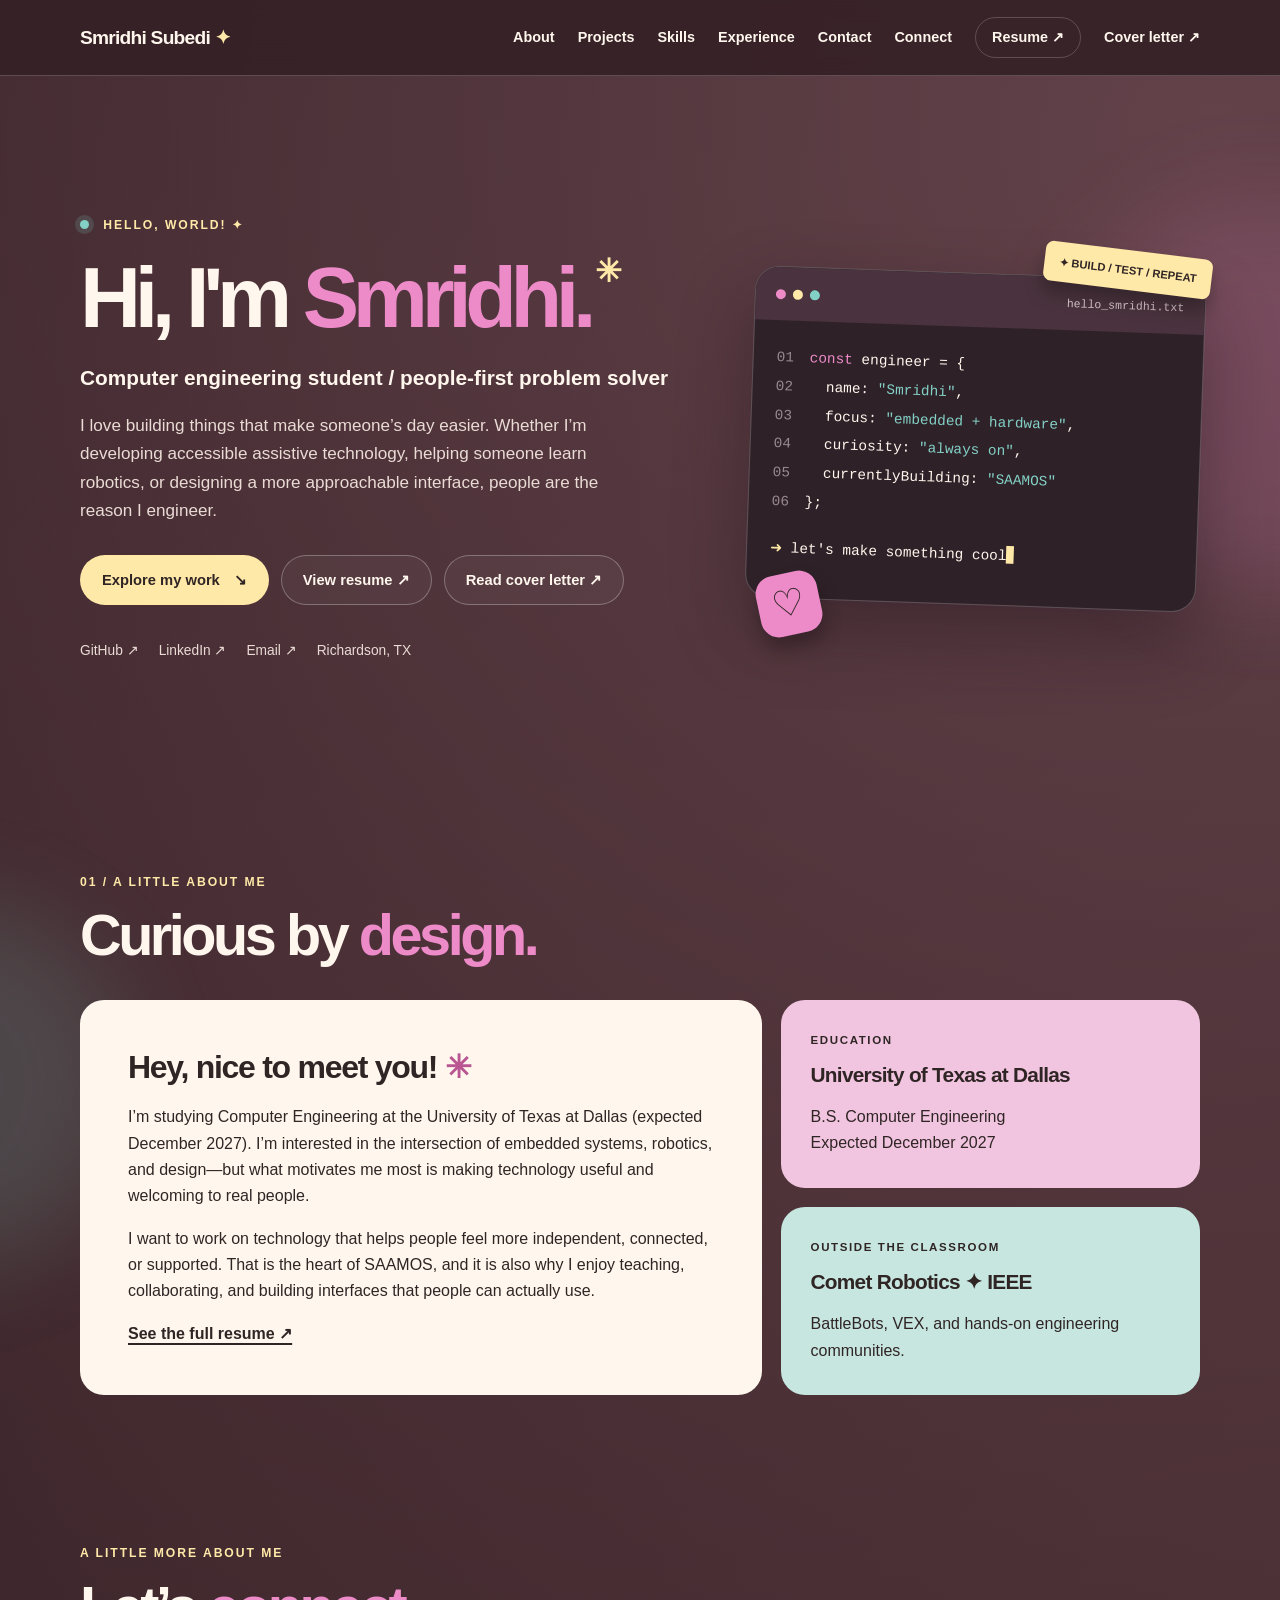
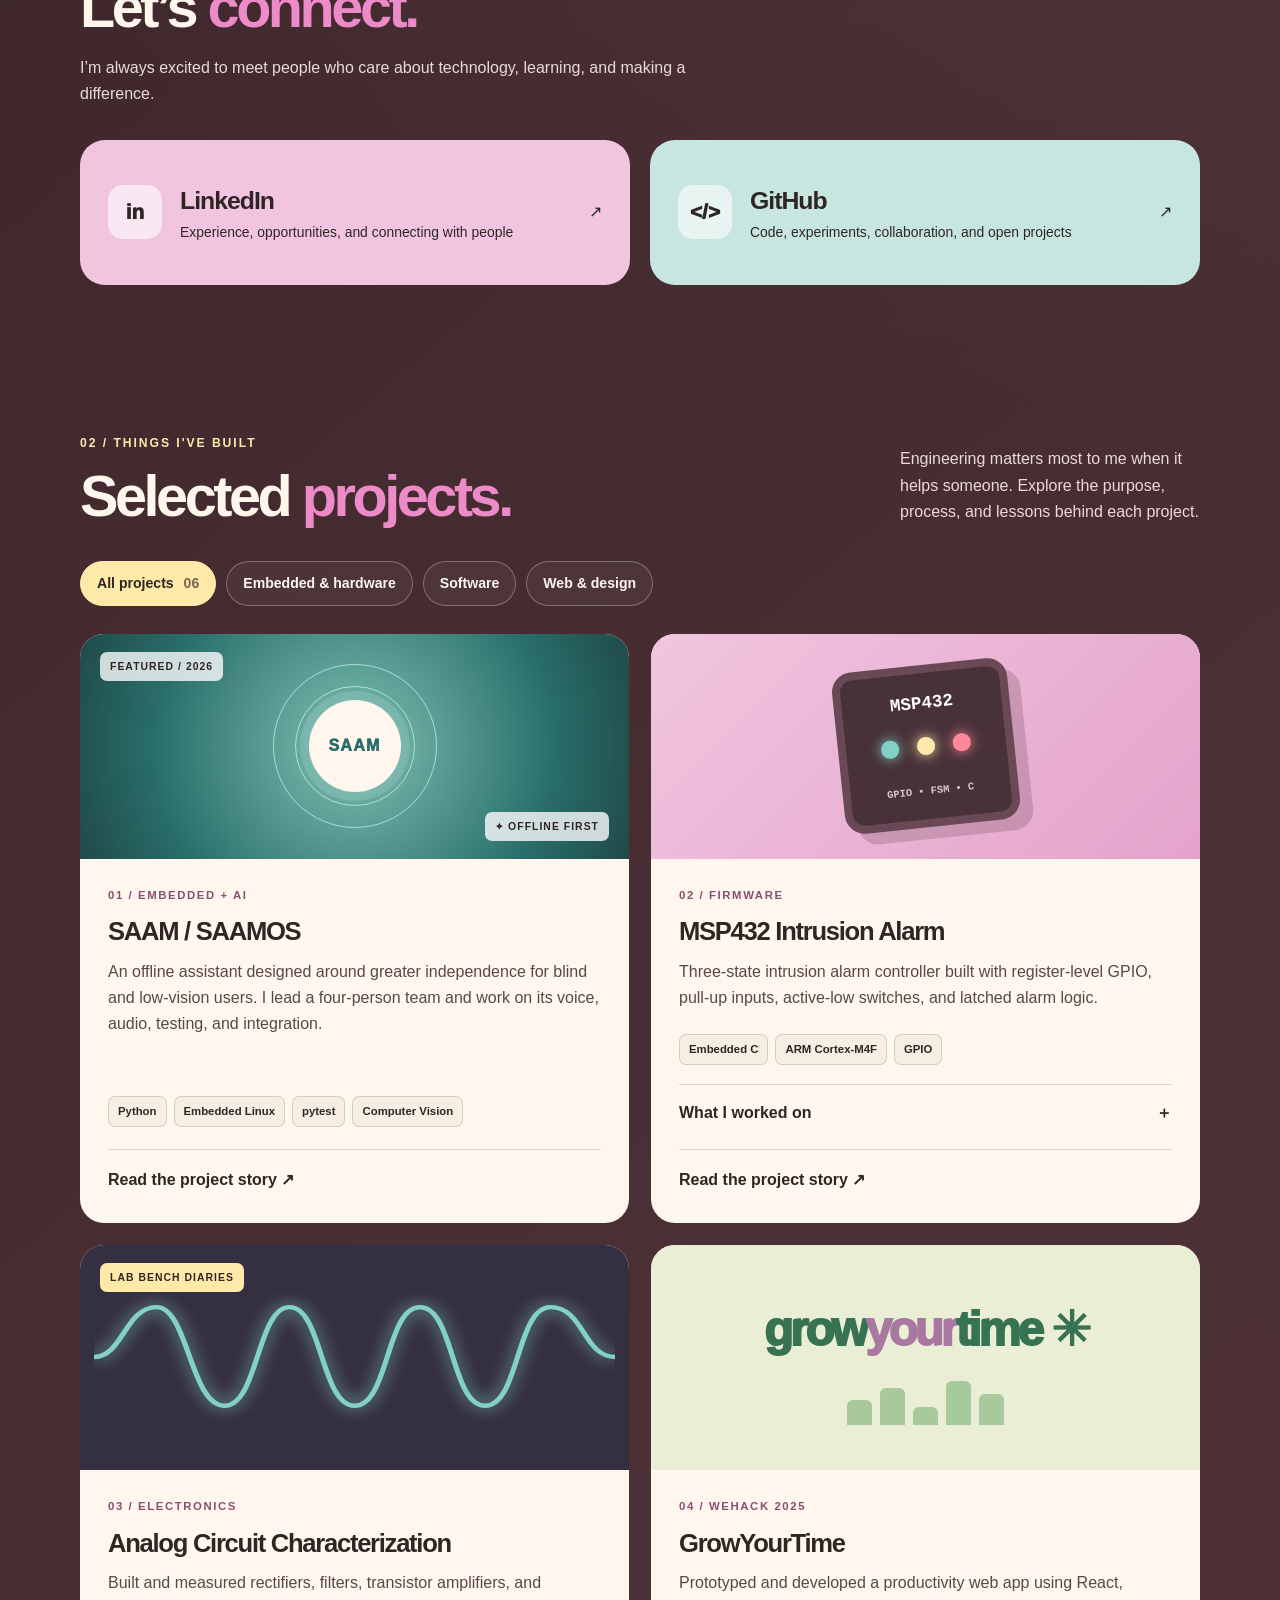
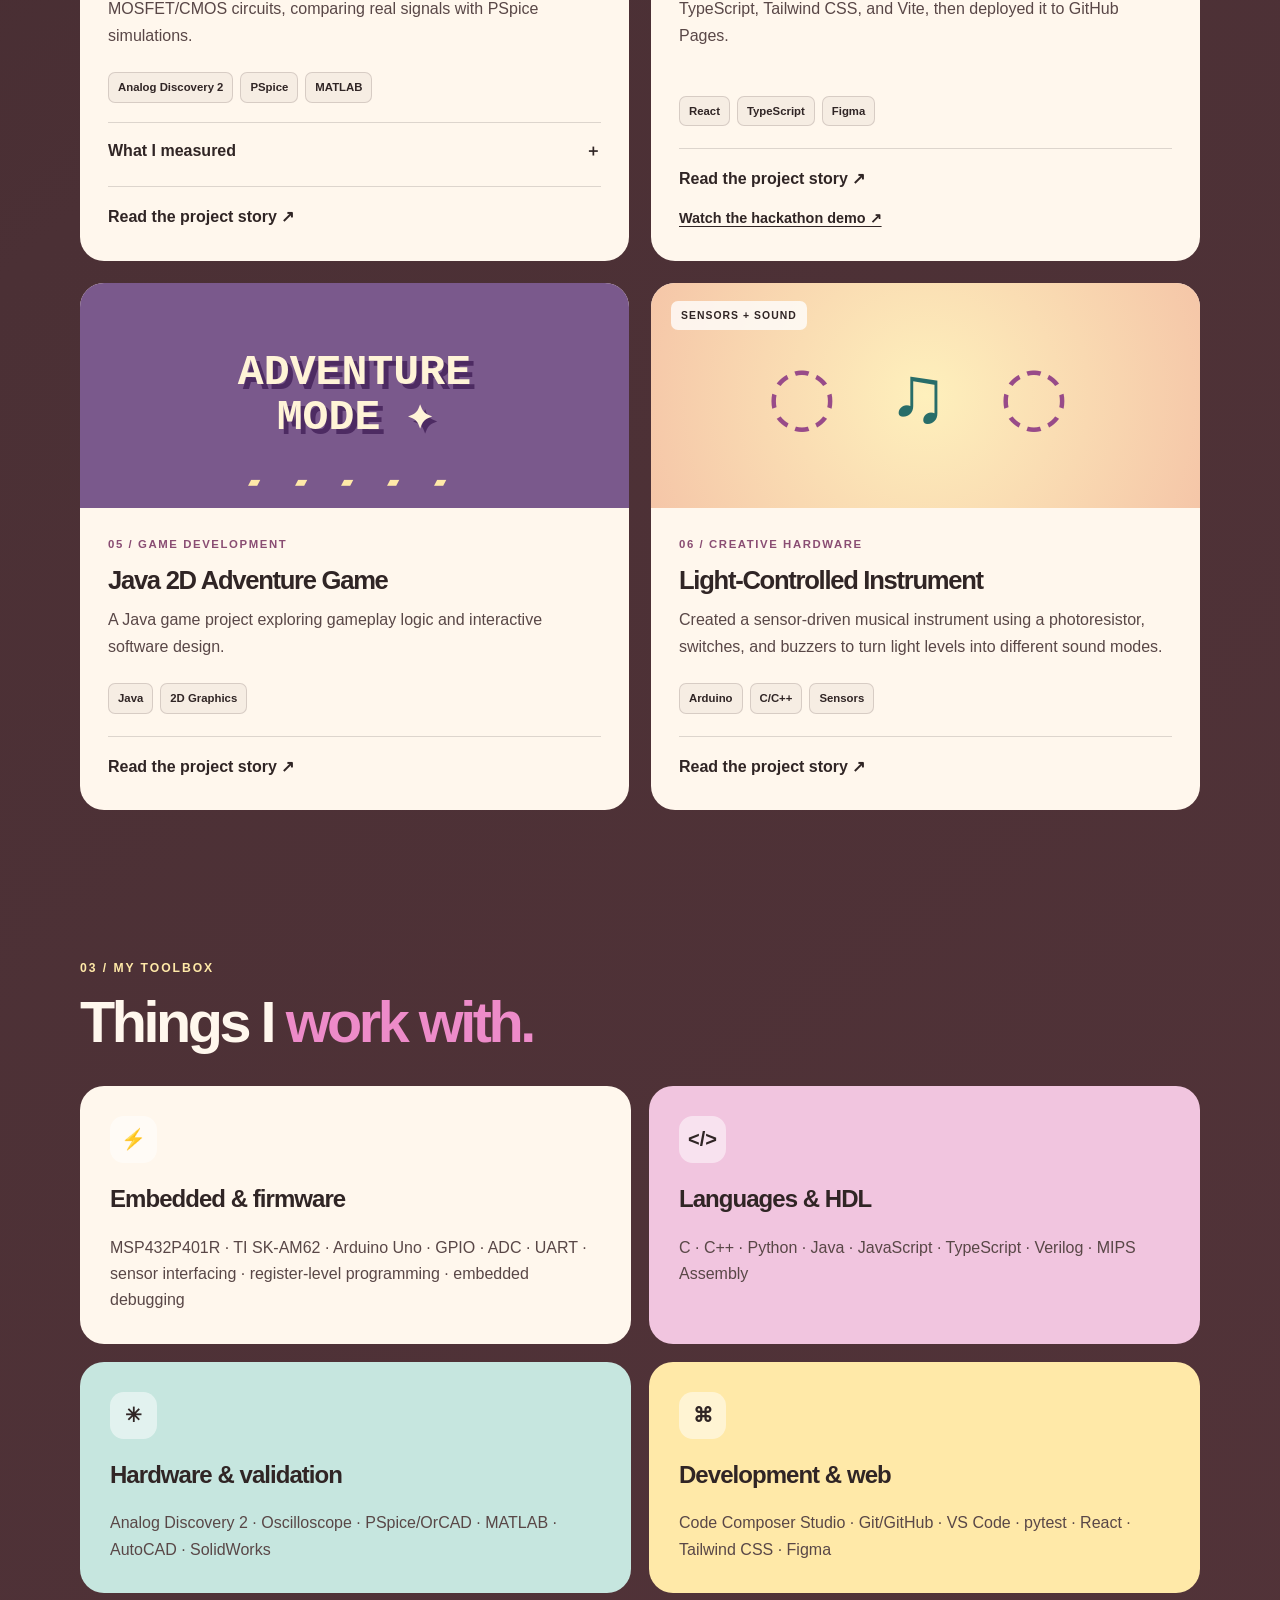
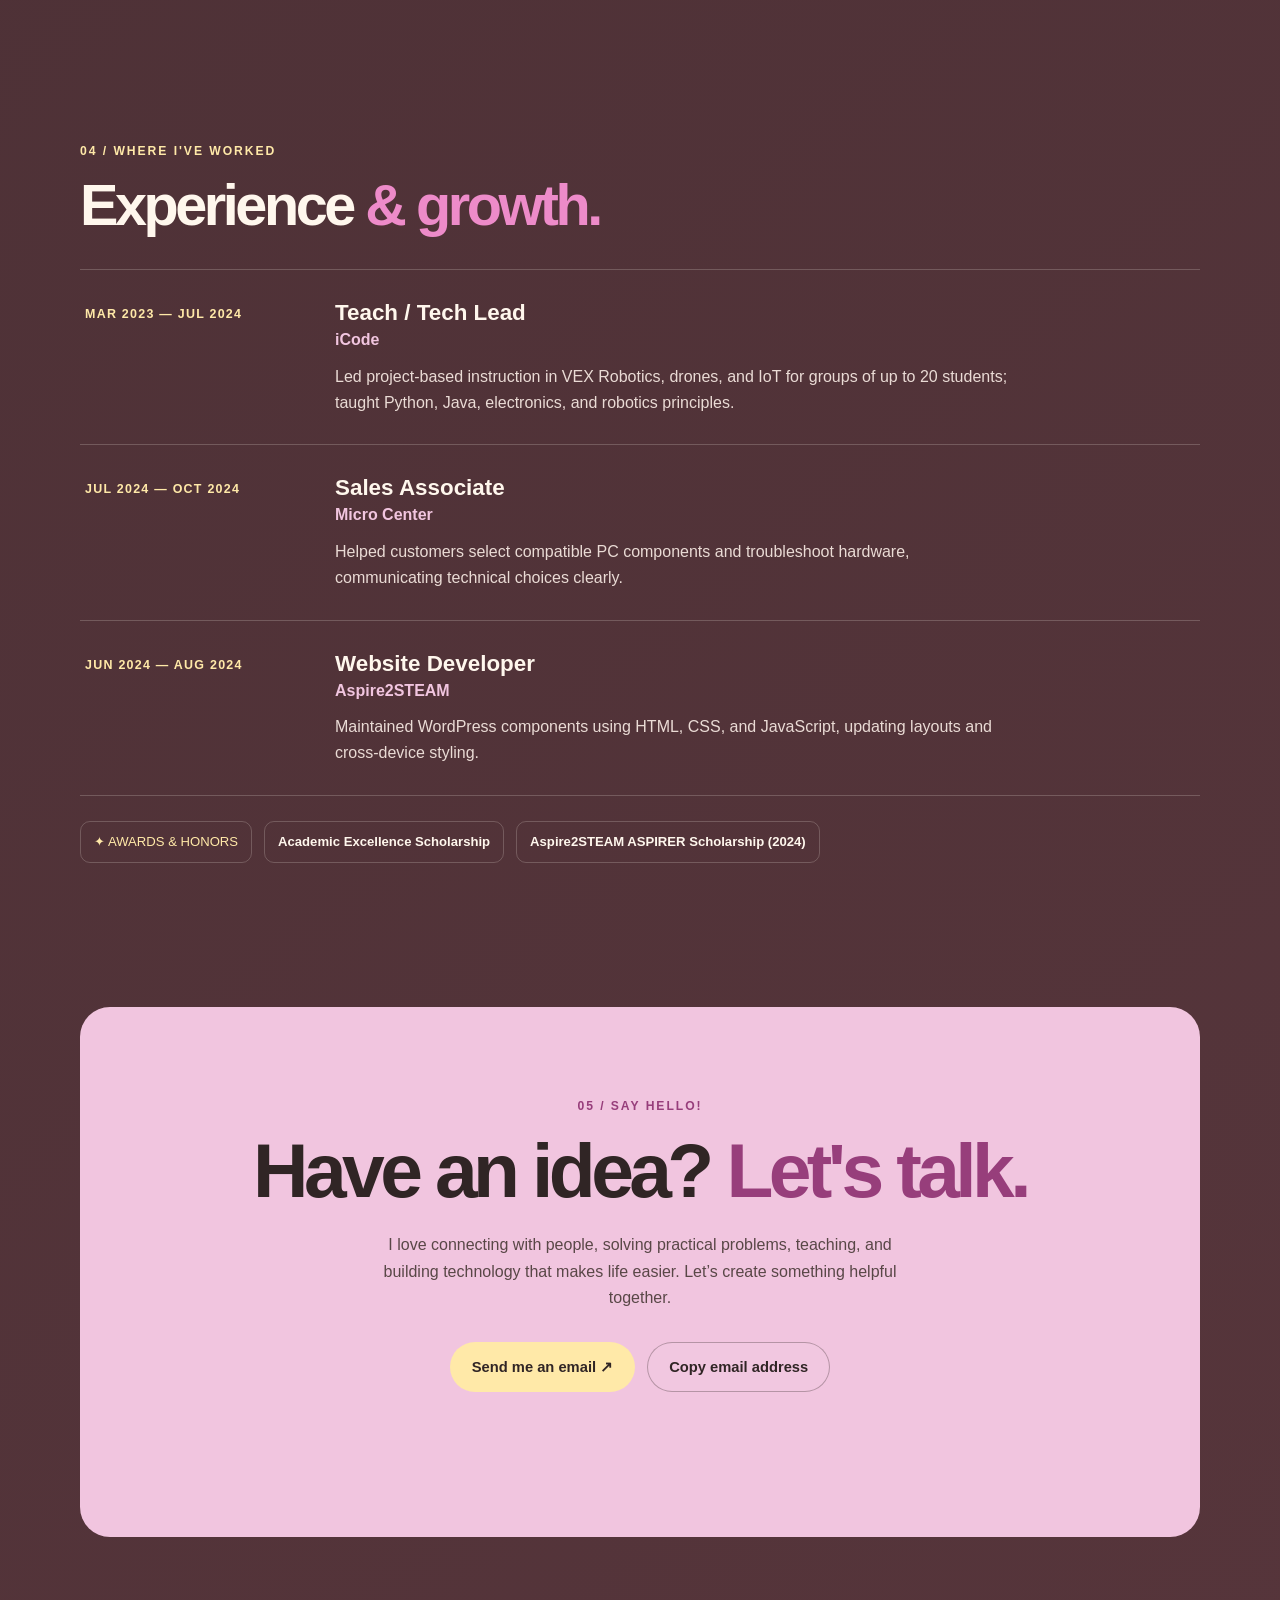
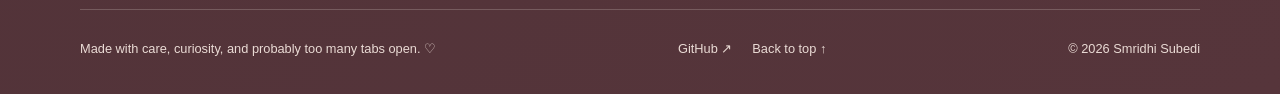
<file: index.html>
<!DOCTYPE html>

<html lang="en">
<head>
<meta charset="utf-8"/><meta content="width=device-width, initial-scale=1" name="viewport"/>
<meta content="#4b3035" name="theme-color"/>
<meta content="Smridhi Subedi — a people-first computer engineering student building accessible assistive technology, embedded systems, and thoughtful software." name="description"/>
<title>Smridhi Subedi ✦ Computer Engineering</title>
<link href="css/refresh.css" rel="stylesheet"/>
<script defer="" src="js/refresh.js"></script>
</head>
<body>
<a class="skip" href="#main">Skip to content</a>
<div aria-hidden="true" class="orb orb-one"></div><div aria-hidden="true" class="orb orb-two"></div>
<header class="site-header"><nav aria-label="Main navigation" class="nav wrap">
<a class="brand" href="#home">Smridhi Subedi <span>✦</span></a>
<button aria-controls="nav-links" aria-expanded="false" aria-label="Open navigation" class="menu-toggle"><span></span><span></span><span></span></button>
<div class="nav-links" id="nav-links"><a href="#about">About</a><a href="#projects">Projects</a><a href="#skills">Skills</a><a href="#experience">Experience</a><a href="#contact">Contact</a><a href="#connect">Connect</a><a class="nav-resume" href="documents/Smridhi-Subedi-Resume.pdf" rel="noopener" target="_blank">Resume ↗</a><a class="nav-cover" href="documents/Smridhi-Subedi-Cover-Letter.pdf" rel="noopener" target="_blank">Cover letter ↗</a></div>
</nav></header>
<main id="main">
<section class="hero wrap" id="home"><div class="hero-copy"><div class="eyebrow"><span class="status-dot"></span> HELLO, WORLD! ✦</div><h1>Hi, I'm <em>Smridhi.</em><span aria-hidden="true" class="hero-star">✳</span></h1><p class="hero-kicker">Computer engineering student / people-first problem solver</p><p class="hero-desc">I love building things that make someone’s day easier. Whether I’m developing accessible assistive technology, helping someone learn robotics, or designing a more approachable interface, people are the reason I engineer.</p><div class="actions"><a class="button primary" href="#projects">Explore my work <span>↘</span></a><a class="button secondary" href="documents/Smridhi-Subedi-Resume.pdf" rel="noopener" target="_blank">View resume ↗</a><a class="button secondary" href="documents/Smridhi-Subedi-Cover-Letter.pdf" rel="noopener" target="_blank">Read cover letter ↗</a></div><div class="quick-links"><a href="https://github.com/smirsr" rel="noopener" target="_blank">GitHub ↗</a><a href="https://www.linkedin.com/in/smridhi-subedi-8a55b8218" rel="noopener noreferrer" target="_blank">LinkedIn ↗</a><a href="mailto:smridhisubedi@yahoo.com">Email ↗</a><span>Richardson, TX</span></div></div><div aria-label="Decorative code-style introduction" class="hero-art"><div class="art-window"><div class="window-top"><i></i><i></i><i></i><span>hello_smridhi.txt</span></div><div class="terminal"><p><span class="line-no">01</span><span class="code-key">const</span> engineer = {</p><p><span class="line-no">02</span>  name: <span class="code-string">"Smridhi"</span>,</p><p><span class="line-no">03</span>  focus: <span class="code-string">"embedded + hardware"</span>,</p><p><span class="line-no">04</span>  curiosity: <span class="code-string">"always on"</span>,</p><p><span class="line-no">05</span>  currentlyBuilding: <span class="code-string">"SAAMOS"</span></p><p><span class="line-no">06</span>};</p><p class="prompt">➜ <span>let's make something cool</span><b class="caret">▋</b></p></div></div><span class="art-sticker sticker-one">✦ BUILD / TEST / REPEAT</span><span class="art-sticker sticker-two">♡</span></div></section>
<section class="section wrap" id="about"><div class="section-heading"><span class="eyebrow">01 / A LITTLE ABOUT ME</span><h2>Curious by <em>design.</em></h2></div><div class="about-grid"><div class="panel cream"><h3>Hey, nice to meet you! <span>✳</span></h3><p>I’m studying Computer Engineering at the University of Texas at Dallas (expected December 2027). I’m interested in the intersection of embedded systems, robotics, and design—but what motivates me most is making technology useful and welcoming to real people.</p><p>I want to work on technology that helps people feel more independent, connected, or supported. That is the heart of SAAMOS, and it is also why I enjoy teaching, collaborating, and building interfaces that people can actually use.</p><a class="inline-link" href="documents/Smridhi-Subedi-Resume.pdf" rel="noopener" target="_blank">See the full resume ↗</a></div><div class="about-side"><div class="mini-panel pink"><span>EDUCATION</span><strong>University of Texas at Dallas</strong><p>B.S. Computer Engineering<br/>Expected December 2027</p></div><div class="mini-panel teal"><span>OUTSIDE THE CLASSROOM</span><strong>Comet Robotics ✦ IEEE</strong><p>BattleBots, VEX, and hands-on engineering communities.</p></div></div></div></section>
<section class="section wrap" id="connect"><div class="section-heading"><span class="eyebrow">A LITTLE MORE ABOUT ME</span><h2>Let’s <em>connect.</em></h2><p class="section-intro">I’m always excited to meet people who care about technology, learning, and making a difference.</p></div><div class="social-grid"><a class="social-card pink" href="https://www.linkedin.com/in/smridhi-subedi-8a55b8218" rel="noopener noreferrer" target="_blank"><span aria-hidden="true" class="social-mark">in</span><span><strong>LinkedIn</strong><small>Experience, opportunities, and connecting with people</small></span><span aria-hidden="true">↗</span></a><a class="social-card teal" href="https://github.com/smirsr" rel="noopener noreferrer" target="_blank"><span aria-hidden="true" class="social-mark">&lt;/&gt;</span><span><strong>GitHub</strong><small>Code, experiments, collaboration, and open projects</small></span><span aria-hidden="true">↗</span></a></div></section><section class="section wrap" id="projects"><div class="section-heading projects-header"><div><span class="eyebrow">02 / THINGS I'VE BUILT</span><h2>Selected <em>projects.</em></h2></div><p>Engineering matters most to me when it helps someone. Explore the purpose, process, and lessons behind each project.</p></div><div aria-label="Filter projects" class="filters" role="group"><button aria-pressed="true" class="chip active" data-filter="all">All projects <span>06</span></button><button aria-pressed="false" class="chip" data-filter="embedded">Embedded &amp; hardware</button><button aria-pressed="false" class="chip" data-filter="software">Software</button><button aria-pressed="false" class="chip" data-filter="design">Web &amp; design</button></div>
<div class="project-grid">
<article class="project-card featured" data-tags="embedded software"><div class="project-visual visual-saam"><span class="visual-label">FEATURED / 2026</span><div aria-hidden="true" class="radar"><div class="radar-ring ring-1"></div><div class="radar-ring ring-2"></div><div class="radar-core">SAAM</div></div><span class="visual-corner">✦ OFFLINE FIRST</span></div><div class="project-body"><div class="project-type">01 / EMBEDDED + AI</div><h3>SAAM / SAAMOS</h3><p>An offline assistant designed around greater independence for blind and low-vision users. I lead a four-person team and work on its voice, audio, testing, and integration.</p><div class="tags"><span>Python</span><span>Embedded Linux</span><span>pytest</span><span>Computer Vision</span></div><a class="project-link" href="projects/saamos.html" rel="noopener" target="_blank">Read the project story ↗</a></div></article>
<article class="project-card" data-tags="embedded"><div class="project-visual visual-alarm"><div aria-hidden="true" class="alarm-board"><span>MSP432</span><div class="leds"><i></i><i></i><i></i></div><small>GPIO • FSM • C</small></div></div><div class="project-body"><div class="project-type">02 / FIRMWARE</div><h3>MSP432 Intrusion Alarm</h3><p>Three-state intrusion alarm controller built with register-level GPIO, pull-up inputs, active-low switches, and latched alarm logic.</p><div class="tags"><span>Embedded C</span><span>ARM Cortex-M4F</span><span>GPIO</span></div><details class="more"><summary>What I worked on <span>＋</span></summary><p>Designed the state transitions and refined firmware logic to account for switch bouncing; tested armed, disarmed, and triggered behavior on hardware.</p></details><a class="project-link" href="projects/msp432-intrusion-alarm.html">Read the project story ↗</a></div></article>
<article class="project-card" data-tags="embedded"><div class="project-visual visual-circuit"><div aria-hidden="true" class="wave"><svg preserveaspectratio="none" viewbox="0 0 400 120"><path d="M0 60 C22 60 24 14 48 14 S74 105 100 105 S125 14 150 14 S174 105 200 105 S224 14 250 14 S274 105 300 105 S324 14 350 14 S375 60 400 60"></path></svg></div><span class="visual-label">LAB BENCH DIARIES</span></div><div class="project-body"><div class="project-type">03 / ELECTRONICS</div><h3>Analog Circuit Characterization</h3><p>Built and measured rectifiers, filters, transistor amplifiers, and MOSFET/CMOS circuits, comparing real signals with PSpice simulations.</p><div class="tags"><span>Analog Discovery 2</span><span>PSpice</span><span>MATLAB</span></div><details class="more"><summary>What I measured <span>＋</span></summary><p>Voltage, gain, transient responses, and frequency behavior while investigating differences between simulated and measured results.</p></details><a class="project-link" href="projects/analog-circuits.html">Read the project story ↗</a></div></article>
<article class="project-card" data-tags="design software"><div class="project-visual visual-grow"><span class="grow-logo">grow<span>your</span>time ✳</span><div aria-hidden="true" class="grow-bars"><i></i><i></i><i></i><i></i><i></i></div></div><div class="project-body"><div class="project-type">04 / WEHACK 2025</div><h3>GrowYourTime</h3><p>Prototyped and developed a productivity web app using React, TypeScript, Tailwind CSS, and Vite, then deployed it to GitHub Pages.</p><div class="tags"><span>React</span><span>TypeScript</span><span>Figma</span></div><a class="project-link" href="projects/grow-your-time.html" rel="noopener" target="_blank">Read the project story ↗</a><a class="sub-project-link" href="https://devpost.com/software/grow-your-time" rel="noopener noreferrer" target="_blank">Watch the hackathon demo ↗</a></div></article>
<article class="project-card" data-tags="software"><div class="project-visual visual-game"><span class="pixel-title">ADVENTURE<br/>MODE ✦</span><div aria-hidden="true" class="pixel-terrain">▰ ▰ ▰ ▰ ▰</div></div><div class="project-body"><div class="project-type">05 / GAME DEVELOPMENT</div><h3>Java 2D Adventure Game</h3><p>A Java game project exploring gameplay logic and interactive software design.</p><div class="tags"><span>Java</span><span>2D Graphics</span></div><a class="project-link" href="projects/java-game.html">Read the project story ↗</a></div></article>
<article class="project-card" data-tags="embedded"><div class="project-visual visual-light"><div aria-hidden="true" class="light-beams">◌ <span>♫</span> ◌</div><span class="visual-label">SENSORS + SOUND</span></div><div class="project-body"><div class="project-type">06 / CREATIVE HARDWARE</div><h3>Light-Controlled Instrument</h3><p>Created a sensor-driven musical instrument using a photoresistor, switches, and buzzers to turn light levels into different sound modes.</p><div class="tags"><span>Arduino</span><span>C/C++</span><span>Sensors</span></div><a class="project-link" href="projects/light-controlled-instrument.html">Read the project story ↗</a></div></article>
</div><p class="empty-state" hidden="">No projects match this filter yet.</p></section>
<section class="section wrap" id="skills"><div class="section-heading"><span class="eyebrow">03 / MY TOOLBOX</span><h2>Things I <em>work with.</em></h2></div><div class="skills-grid"><article class="skill-card cream"><div class="skill-icon">⚡</div><h3>Embedded &amp; firmware</h3><p>MSP432P401R · TI SK-AM62 · Arduino Uno · GPIO · ADC · UART · sensor interfacing · register-level programming · embedded debugging</p></article><article class="skill-card pink"><div class="skill-icon">&lt;/&gt;</div><h3>Languages &amp; HDL</h3><p>C · C++ · Python · Java · JavaScript · TypeScript · Verilog · MIPS Assembly</p></article><article class="skill-card teal"><div class="skill-icon">✳</div><h3>Hardware &amp; validation</h3><p>Analog Discovery 2 · Oscilloscope · PSpice/OrCAD · MATLAB · AutoCAD · SolidWorks</p></article><article class="skill-card yellow"><div class="skill-icon">⌘</div><h3>Development &amp; web</h3><p>Code Composer Studio · Git/GitHub · VS Code · pytest · React · Tailwind CSS · Figma</p></article></div></section>
<section class="section wrap" id="experience"><div class="section-heading"><span class="eyebrow">04 / WHERE I'VE WORKED</span><h2>Experience <em>&amp; growth.</em></h2></div><div class="timeline"><article class="timeline-item"><span class="timeline-date">MAR 2023 — JUL 2024</span><div><h3>Teach / Tech Lead</h3><span class="company">iCode</span><p>Led project-based instruction in VEX Robotics, drones, and IoT for groups of up to 20 students; taught Python, Java, electronics, and robotics principles.</p></div></article><article class="timeline-item"><span class="timeline-date">JUL 2024 — OCT 2024</span><div><h3>Sales Associate</h3><span class="company">Micro Center</span><p>Helped customers select compatible PC components and troubleshoot hardware, communicating technical choices clearly.</p></div></article><article class="timeline-item"><span class="timeline-date">JUN 2024 — AUG 2024</span><div><h3>Website Developer</h3><span class="company">Aspire2STEAM</span><p>Maintained WordPress components using HTML, CSS, and JavaScript, updating layouts and cross-device styling.</p></div></article></div><div class="honors"><span>✦ AWARDS &amp; HONORS</span><strong>Academic Excellence Scholarship</strong><strong>Aspire2STEAM ASPIRER Scholarship (2024)</strong></div></section>
<section class="section wrap contact" id="contact"><div class="contact-panel"><span class="eyebrow">05 / SAY HELLO!</span><h2>Have an idea? <em>Let's talk.</em></h2><p>I love connecting with people, solving practical problems, teaching, and building technology that makes life easier. Let’s create something helpful together.</p><div class="actions"><a class="button primary" href="mailto:smridhisubedi@yahoo.com?subject=Hello%20Smridhi!">Send me an email ↗</a><button class="button secondary" id="copy-email" type="button">Copy email address</button></div><p aria-live="polite" id="copy-status" role="status"></p></div></section>
</main><footer class="footer wrap"><span>Made with care, curiosity, and probably too many tabs open. ♡</span><div><a href="https://github.com/smirsr" rel="noopener" target="_blank">GitHub ↗</a><a href="#home">Back to top ↑</a></div><small>© <span id="year">2026</span> Smridhi Subedi</small></footer>
</body></html>
</file>
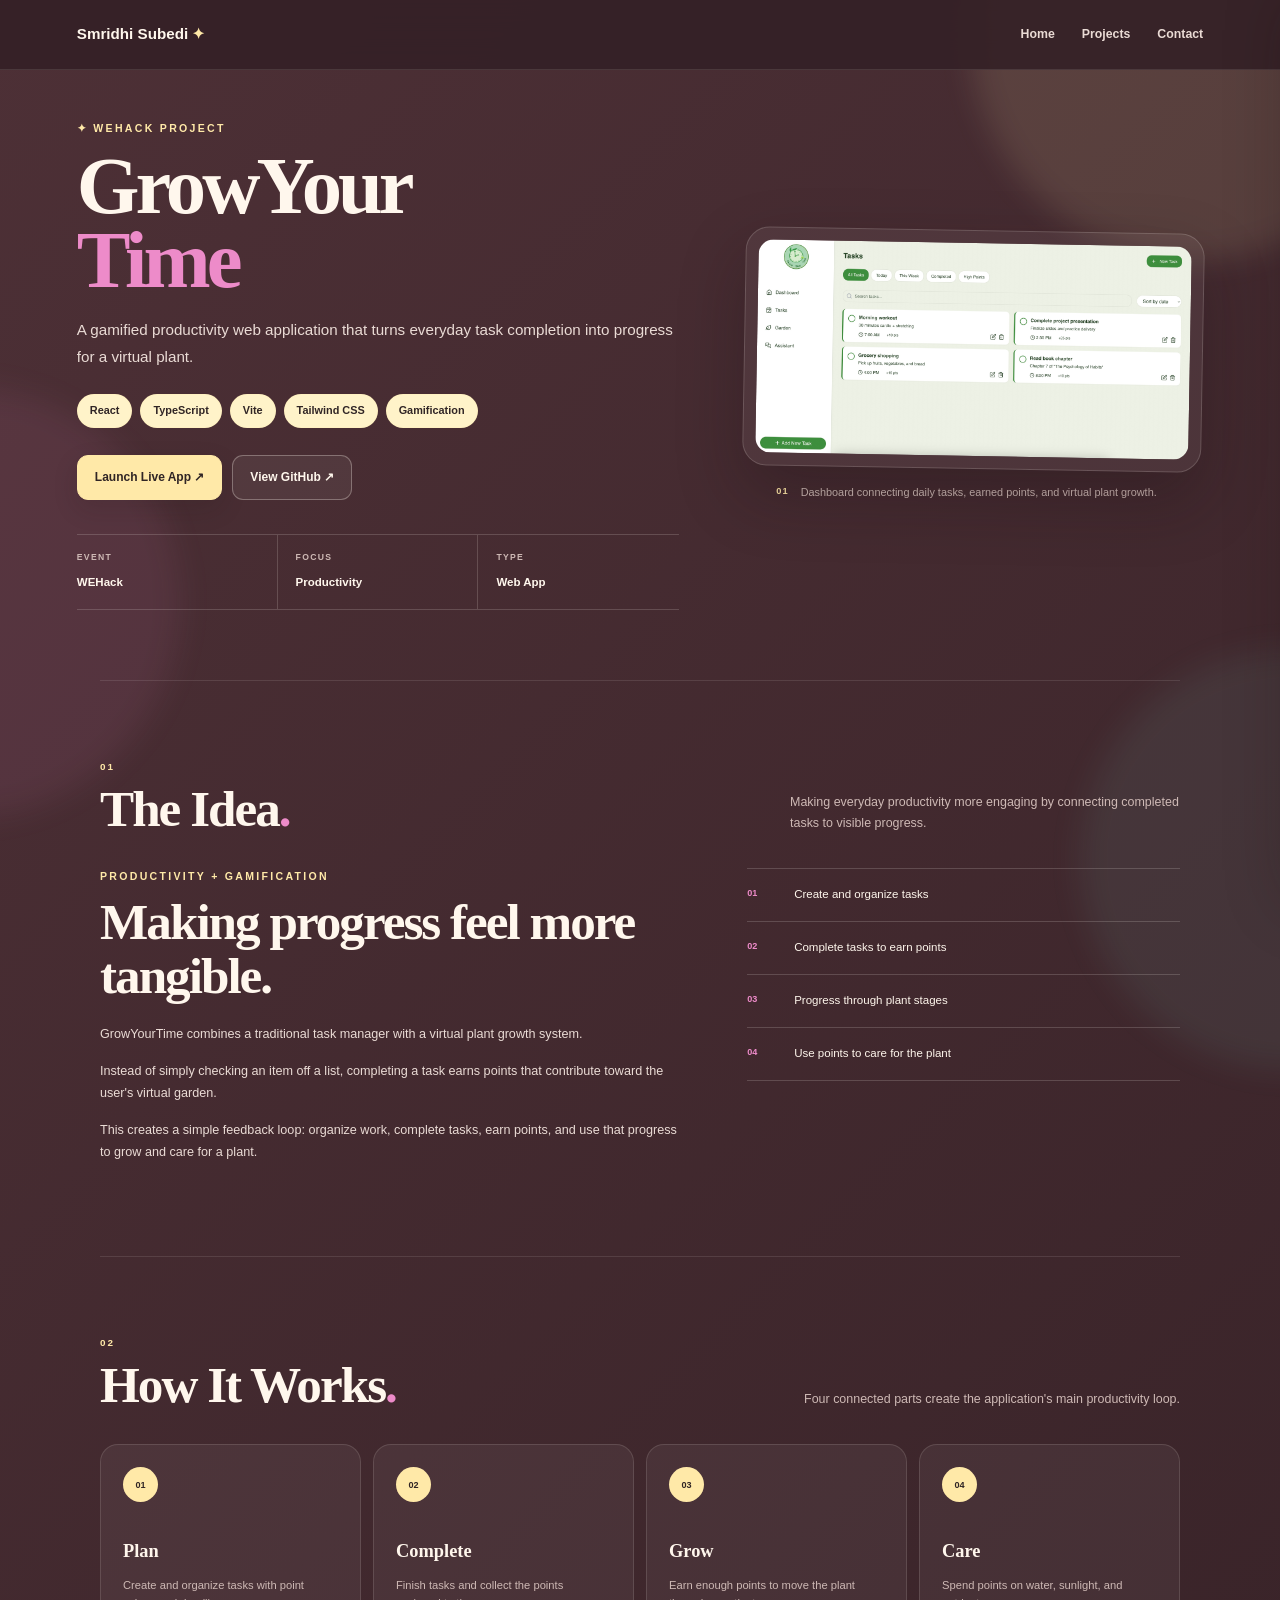
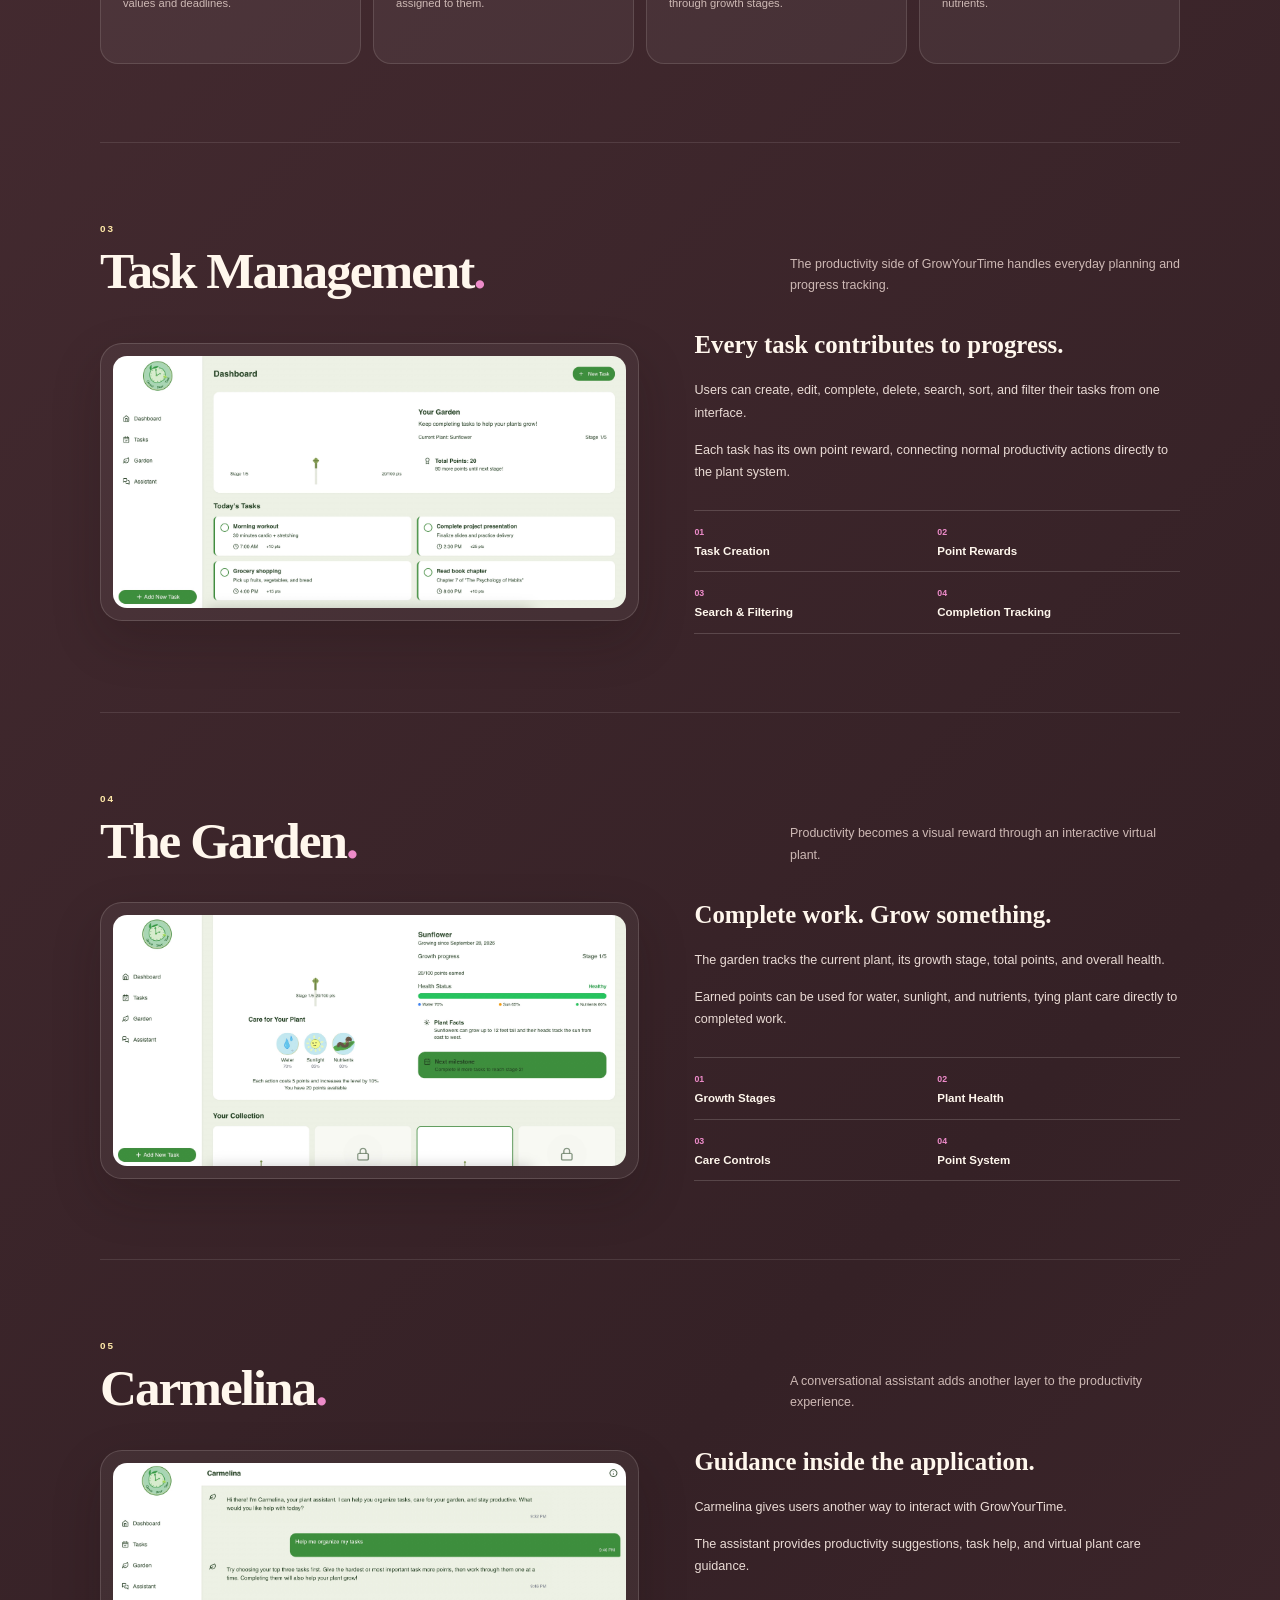
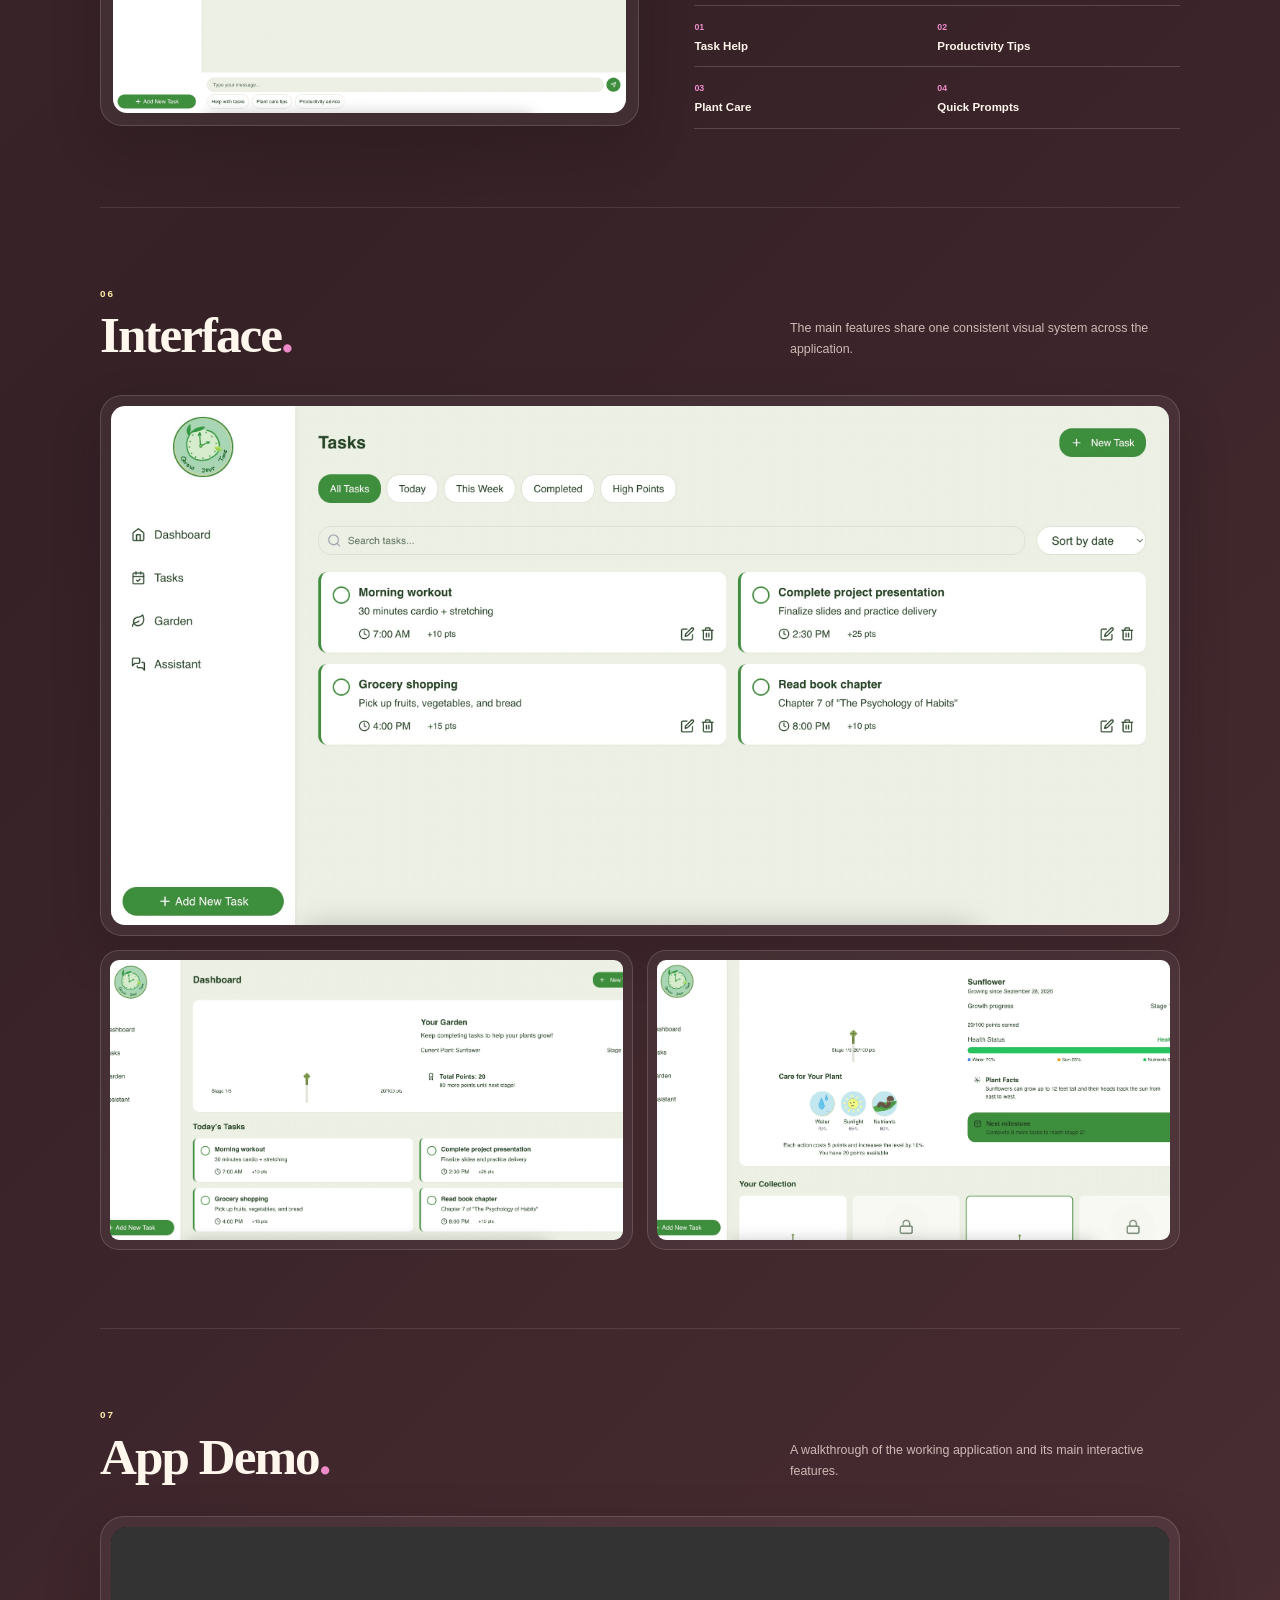
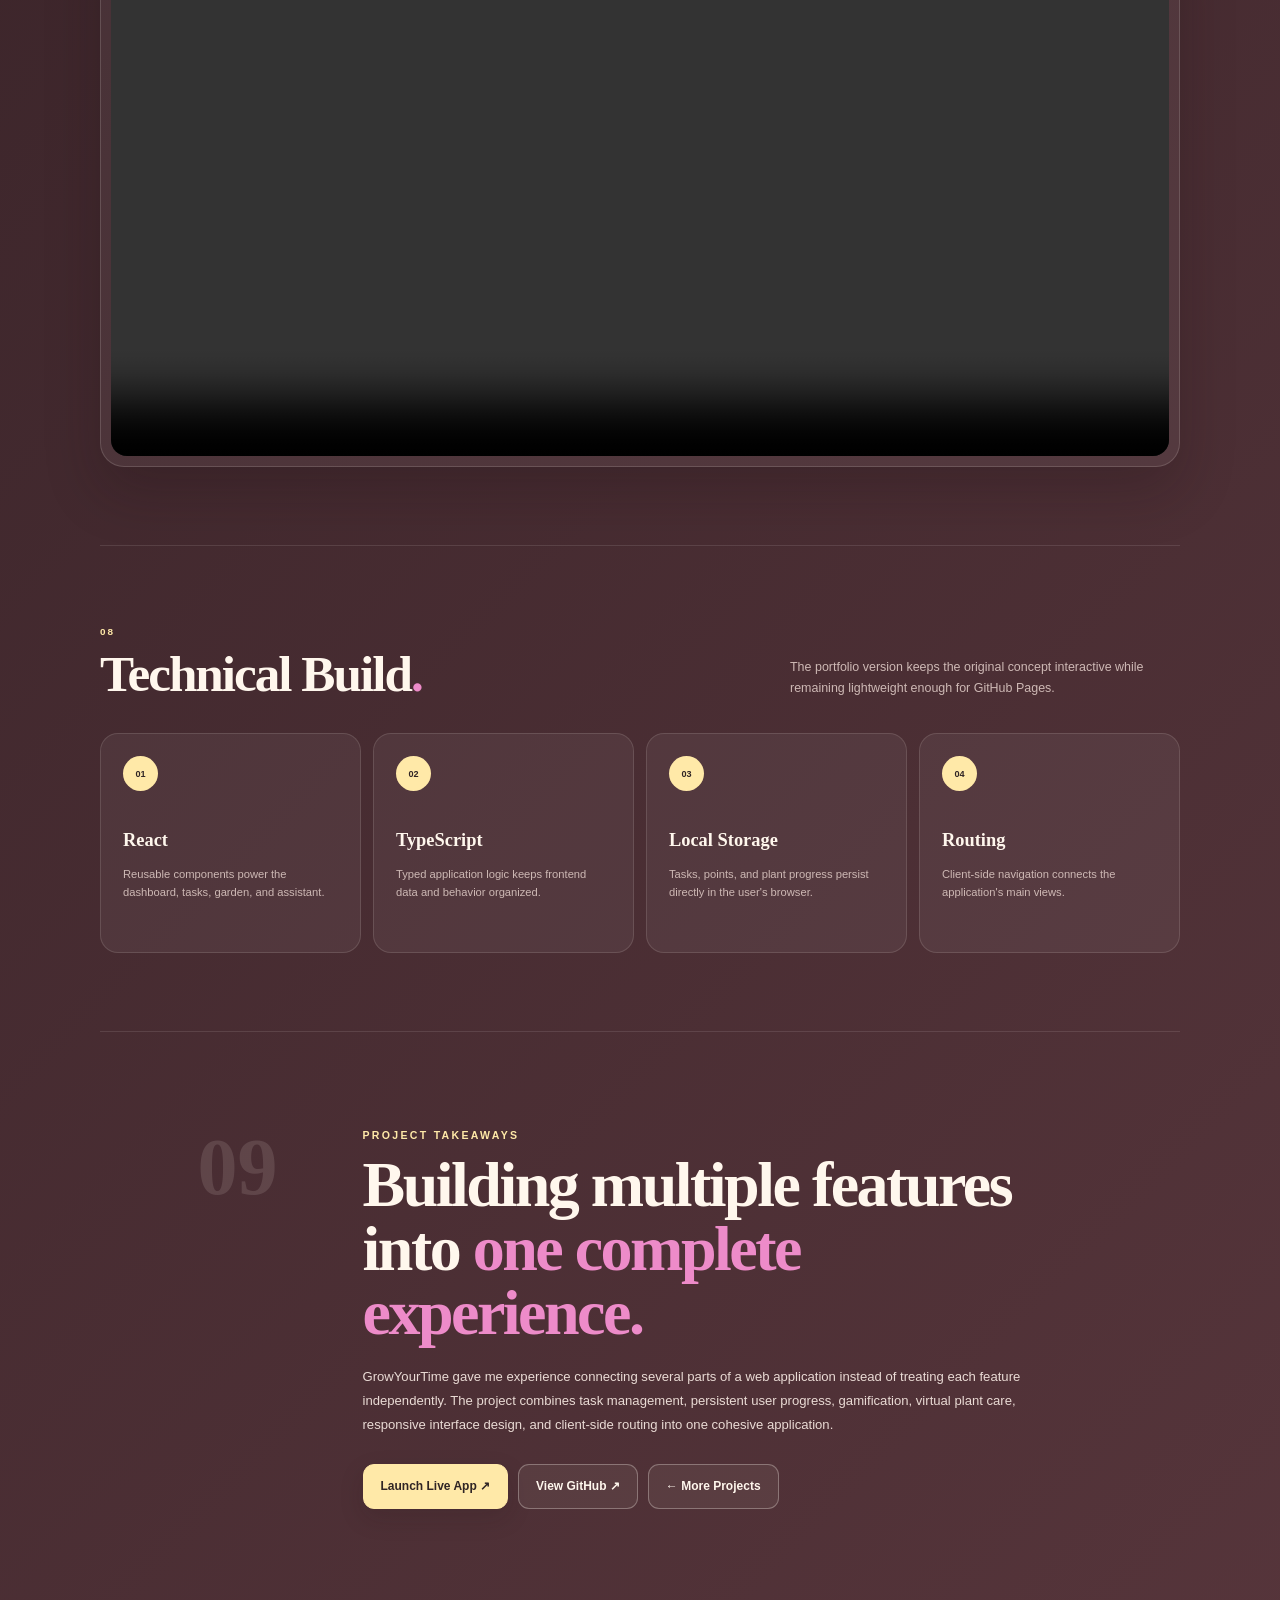
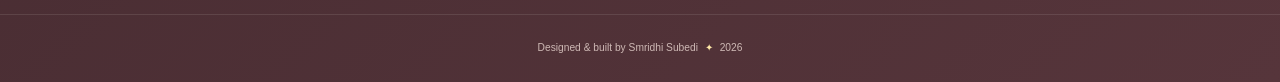
<file: projects/grow-your-time.html>
<!DOCTYPE html>
<html lang="en">

<head>
    <meta charset="UTF-8">
    <meta name="viewport" content="width=device-width, initial-scale=1.0">

    <meta
        name="description"
        content="GrowYourTime productivity web application and WEHack hackathon project by Smridhi Subedi."
    >

    <title>GrowYourTime | Smridhi Subedi</title>

    <link rel="stylesheet" href="../css/global.css">
    <link rel="stylesheet" href="../css/projects.css">
</head>


<body class="project-page">

    <div class="background-shape shape-one"></div>
    <div class="background-shape shape-two"></div>
    <div class="background-shape shape-three"></div>


    <!-- NAVBAR -->

    <nav class="navbar">
        <div class="nav-inner">

            <a href="../index.html" class="nav-logo">
                Smridhi Subedi<span>✦</span>
            </a>

            <div class="desktop-nav">
                <a href="../index.html">Home</a>
                <a href="../index.html#projects">Projects</a>
                <a href="../index.html#contact">Contact</a>
            </div>

            <button
                class="menu-button"
                id="menuButton"
                aria-label="Open navigation menu"
                aria-expanded="false"
            >
                ☰
            </button>

        </div>
    </nav>


    <!-- MOBILE MENU -->

    <div
        class="mobile-overlay"
        id="mobileOverlay"
    ></div>

    <aside
        class="mobile-menu"
        id="mobileMenu"
        aria-hidden="true"
    >

        <div class="mobile-menu-header">

            <a href="../index.html" class="nav-logo">
                Smridhi Subedi<span>✦</span>
            </a>

            <button
                class="close-menu-button"
                id="closeMenuButton"
                aria-label="Close navigation menu"
            >
                ×
            </button>

        </div>


        <div class="mobile-links">
            <a href="../index.html">Home</a>
            <a href="../index.html#about">About</a>
            <a href="../index.html#projects">Projects</a>
            <a href="../index.html#experience">Experience</a>
            <a href="../index.html#skills">Skills</a>
            <a href="../index.html#contact">Contact</a>
        </div>


        <div class="mobile-menu-footer">
            Computer Engineering · UTD
        </div>

    </aside>


    <!-- =====================================================
         HERO
    ====================================================== -->

    <header class="project-hero">

        <div class="project-hero-copy">

            <p class="eyebrow">
                ✦ WEHACK PROJECT
            </p>

            <h1>
                GrowYour<span>Time</span>
            </h1>

            <p class="project-hero-description">
                A gamified productivity web application that turns
                everyday task completion into progress for a virtual plant.
            </p>


            <div class="project-tags">
                <span>React</span>
                <span>TypeScript</span>
                <span>Vite</span>
                <span>Tailwind CSS</span>
                <span>Gamification</span>
            </div>


            <div class="project-hero-buttons">

                <a
                    href="https://smirsr.github.io/GrowYourTimes/"
                    class="button button-yellow"
                    target="_blank"
                    rel="noopener noreferrer"
                >
                    Launch Live App ↗
                </a>

                <a
                    href="https://github.com/smirsr/GrowYourTimes"
                    class="button button-outline"
                    target="_blank"
                    rel="noopener noreferrer"
                >
                    View GitHub ↗
                </a>

            </div>


            <div class="project-quick-info">

                <div>
                    <span>EVENT</span>
                    <strong>WEHack</strong>
                </div>

                <div>
                    <span>FOCUS</span>
                    <strong>Productivity</strong>
                </div>

                <div>
                    <span>TYPE</span>
                    <strong>Web App</strong>
                </div>

            </div>

        </div>


        <div class="project-hero-visual">

            <div class="project-hero-image">

                <img
                    src="../images/grow-your-time/dashboard.jpg"
                    alt="GrowYourTime dashboard"
                >

            </div>


            <div class="project-visual-caption">

                <span>01</span>

                <p>
                    Dashboard connecting daily tasks,
                    earned points, and virtual plant growth.
                </p>

            </div>

        </div>

    </header>


    <main>


        <!-- =================================================
             01 — THE IDEA
        ================================================== -->

        <section class="project-section">

            <div class="project-section-heading">

                <div>
                    <p class="project-section-number">01</p>

                    <h2>
                        The Idea<span>.</span>
                    </h2>
                </div>

                <p class="project-section-intro">
                    Making everyday productivity more engaging
                    by connecting completed tasks to visible progress.
                </p>

            </div>


            <div class="development-layout">

                <div class="development-main">

                    <p class="eyebrow">
                        PRODUCTIVITY + GAMIFICATION
                    </p>

                    <h3>
                        Making progress feel more tangible.
                    </h3>

                    <p>
                        GrowYourTime combines a traditional task manager
                        with a virtual plant growth system.
                    </p>

                    <p>
                        Instead of simply checking an item off a list,
                        completing a task earns points that contribute
                        toward the user's virtual garden.
                    </p>

                    <p>
                        This creates a simple feedback loop: organize work,
                        complete tasks, earn points, and use that progress
                        to grow and care for a plant.
                    </p>

                </div>


                <div class="development-details">

                    <div>
                        <span>01</span>
                        <p>Create and organize tasks</p>
                    </div>

                    <div>
                        <span>02</span>
                        <p>Complete tasks to earn points</p>
                    </div>

                    <div>
                        <span>03</span>
                        <p>Progress through plant stages</p>
                    </div>

                    <div>
                        <span>04</span>
                        <p>Use points to care for the plant</p>
                    </div>

                </div>

            </div>

        </section>


        <!-- =================================================
             02 — HOW IT WORKS
        ================================================== -->

        <section class="project-section">

            <div class="project-section-heading">

                <div>
                    <p class="project-section-number">02</p>

                    <h2>
                        How It Works<span>.</span>
                    </h2>
                </div>

                <p class="project-section-intro">
                    Four connected parts create the application's
                    main productivity loop.
                </p>

            </div>


            <div class="engineering-grid">

                <article class="engineering-card">

                    <span class="engineering-icon">
                        01
                    </span>

                    <h3>Plan</h3>

                    <p>
                        Create and organize tasks with
                        point values and deadlines.
                    </p>

                </article>


                <article class="engineering-card">

                    <span class="engineering-icon">
                        02
                    </span>

                    <h3>Complete</h3>

                    <p>
                        Finish tasks and collect the
                        points assigned to them.
                    </p>

                </article>


                <article class="engineering-card">

                    <span class="engineering-icon">
                        03
                    </span>

                    <h3>Grow</h3>

                    <p>
                        Earn enough points to move
                        the plant through growth stages.
                    </p>

                </article>


                <article class="engineering-card">

                    <span class="engineering-icon">
                        04
                    </span>

                    <h3>Care</h3>

                    <p>
                        Spend points on water,
                        sunlight, and nutrients.
                    </p>

                </article>

            </div>

        </section>


        <!-- =================================================
             03 — TASK MANAGEMENT
        ================================================== -->

        <section class="project-section">

            <div class="project-section-heading">

                <div>
                    <p class="project-section-number">03</p>

                    <h2>
                        Task Management<span>.</span>
                    </h2>
                </div>

                <p class="project-section-intro">
                    The productivity side of GrowYourTime
                    handles everyday planning and progress tracking.
                </p>

            </div>


            <div class="build-layout">

                <div class="build-image">

                    <img
                        src="../images/grow-your-time/tasks.jpg"
                        alt="GrowYourTime task management page"
                    >

                </div>


                <div class="build-copy">

                    <p class="build-lead">
                        Every task contributes to progress.
                    </p>

                    <p>
                        Users can create, edit, complete, delete,
                        search, sort, and filter their tasks from
                        one interface.
                    </p>

                    <p>
                        Each task has its own point reward,
                        connecting normal productivity actions
                        directly to the plant system.
                    </p>


                    <div class="build-components">

                        <div>
                            <span>01</span>
                            <p>Task Creation</p>
                        </div>

                        <div>
                            <span>02</span>
                            <p>Point Rewards</p>
                        </div>

                        <div>
                            <span>03</span>
                            <p>Search & Filtering</p>
                        </div>

                        <div>
                            <span>04</span>
                            <p>Completion Tracking</p>
                        </div>

                    </div>

                </div>

            </div>

        </section>


        <!-- =================================================
             04 — GARDEN
        ================================================== -->

        <section class="project-section">

            <div class="project-section-heading">

                <div>
                    <p class="project-section-number">04</p>

                    <h2>
                        The Garden<span>.</span>
                    </h2>
                </div>

                <p class="project-section-intro">
                    Productivity becomes a visual reward
                    through an interactive virtual plant.
                </p>

            </div>


            <div class="build-layout">

                <div class="build-image">

                    <img
                        src="../images/grow-your-time/garden.jpg"
                        alt="GrowYourTime garden page"
                    >

                </div>


                <div class="build-copy">

                    <p class="build-lead">
                        Complete work. Grow something.
                    </p>

                    <p>
                        The garden tracks the current plant,
                        its growth stage, total points,
                        and overall health.
                    </p>

                    <p>
                        Earned points can be used for water,
                        sunlight, and nutrients, tying plant
                        care directly to completed work.
                    </p>


                    <div class="build-components">

                        <div>
                            <span>01</span>
                            <p>Growth Stages</p>
                        </div>

                        <div>
                            <span>02</span>
                            <p>Plant Health</p>
                        </div>

                        <div>
                            <span>03</span>
                            <p>Care Controls</p>
                        </div>

                        <div>
                            <span>04</span>
                            <p>Point System</p>
                        </div>

                    </div>

                </div>

            </div>

        </section>


        <!-- =================================================
             05 — ASSISTANT
        ================================================== -->

        <section class="project-section">

            <div class="project-section-heading">

                <div>
                    <p class="project-section-number">05</p>

                    <h2>
                        Carmelina<span>.</span>
                    </h2>
                </div>

                <p class="project-section-intro">
                    A conversational assistant adds another
                    layer to the productivity experience.
                </p>

            </div>


            <div class="build-layout">

                <div class="build-image">

                    <img
                        src="../images/grow-your-time/assistant.jpg"
                        alt="GrowYourTime Carmelina assistant"
                    >

                </div>


                <div class="build-copy">

                    <p class="build-lead">
                        Guidance inside the application.
                    </p>

                    <p>
                        Carmelina gives users another way
                        to interact with GrowYourTime.
                    </p>

                    <p>
                        The assistant provides productivity
                        suggestions, task help, and virtual
                        plant care guidance.
                    </p>


                    <div class="build-components">

                        <div>
                            <span>01</span>
                            <p>Task Help</p>
                        </div>

                        <div>
                            <span>02</span>
                            <p>Productivity Tips</p>
                        </div>

                        <div>
                            <span>03</span>
                            <p>Plant Care</p>
                        </div>

                        <div>
                            <span>04</span>
                            <p>Quick Prompts</p>
                        </div>

                    </div>

                </div>

            </div>

        </section>


        <!-- =================================================
             06 — INTERFACE
        ================================================== -->

        <section class="project-section">

            <div class="project-section-heading">

                <div>
                    <p class="project-section-number">06</p>

                    <h2>
                        Interface<span>.</span>
                    </h2>
                </div>

                <p class="project-section-intro">
                    The main features share one consistent
                    visual system across the application.
                </p>

            </div>


            <div class="game-screenshot-feature">

                <img
                    src="../images/grow-your-time/dashboard.jpg"
                    alt="GrowYourTime dashboard"
                >

            </div>


            <div class="game-screenshot-grid">

                <img
                    src="../images/grow-your-time/tasks.jpg"
                    alt="GrowYourTime tasks page"
                >

                <img
                    src="../images/grow-your-time/garden.jpg"
                    alt="GrowYourTime garden page"
                >

            </div>

        </section>


        <!-- =================================================
             07 — APP DEMO
        ================================================== -->

        <section
            class="project-section"
            id="demo"
        >

            <div class="project-section-heading">

                <div>
                    <p class="project-section-number">07</p>

                    <h2>
                        App Demo<span>.</span>
                    </h2>
                </div>

                <p class="project-section-intro">
                    A walkthrough of the working application
                    and its main interactive features.
                </p>

            </div>


            <div class="project-video-frame">

                <video
                    class="project-video"
                    controls
                    muted
                    playsinline
                    preload="metadata"
                >

                    <source
                        src="../videos/GrowYourTime-Demo.mp4"
                        type="video/mp4"
                    >

                    Your browser does not support the video tag.

                </video>

            </div>

        </section>


        <!-- =================================================
             08 — TECHNICAL BUILD
        ================================================== -->

        <section class="project-section">

            <div class="project-section-heading">

                <div>
                    <p class="project-section-number">08</p>

                    <h2>
                        Technical Build<span>.</span>
                    </h2>
                </div>

                <p class="project-section-intro">
                    The portfolio version keeps the original
                    concept interactive while remaining
                    lightweight enough for GitHub Pages.
                </p>

            </div>


            <div class="engineering-grid">

                <article class="engineering-card">

                    <span class="engineering-icon">
                        01
                    </span>

                    <h3>React</h3>

                    <p>
                        Reusable components power the dashboard,
                        tasks, garden, and assistant.
                    </p>

                </article>


                <article class="engineering-card">

                    <span class="engineering-icon">
                        02
                    </span>

                    <h3>TypeScript</h3>

                    <p>
                        Typed application logic keeps frontend
                        data and behavior organized.
                    </p>

                </article>


                <article class="engineering-card">

                    <span class="engineering-icon">
                        03
                    </span>

                    <h3>Local Storage</h3>

                    <p>
                        Tasks, points, and plant progress persist
                        directly in the user's browser.
                    </p>

                </article>


                <article class="engineering-card">

                    <span class="engineering-icon">
                        04
                    </span>

                    <h3>Routing</h3>

                    <p>
                        Client-side navigation connects the
                        application's main views.
                    </p>

                </article>

            </div>

        </section>


        <!-- =================================================
             09 — TAKEAWAYS
        ================================================== -->

        <section class="project-section project-takeaway">

            <div class="takeaway-number">
                09
            </div>


            <div class="takeaway-content">

                <p class="eyebrow">
                    PROJECT TAKEAWAYS
                </p>

                <h2>
                    Building multiple features into
                    <span>one complete experience.</span>
                </h2>

                <p>
                    GrowYourTime gave me experience connecting
                    several parts of a web application instead
                    of treating each feature independently.
                    The project combines task management,
                    persistent user progress, gamification,
                    virtual plant care, responsive interface
                    design, and client-side routing into one
                    cohesive application.
                </p>


                <div class="takeaway-buttons">

                    <a
                        href="https://smirsr.github.io/GrowYourTimes/"
                        class="button button-yellow"
                        target="_blank"
                        rel="noopener noreferrer"
                    >
                        Launch Live App ↗
                    </a>


                    <a
                        href="https://github.com/smirsr/GrowYourTimes"
                        class="button button-outline"
                        target="_blank"
                        rel="noopener noreferrer"
                    >
                        View GitHub ↗
                    </a>


                    <a
                        href="../index.html#projects"
                        class="button button-outline"
                    >
                        ← More Projects
                    </a>

                </div>

            </div>

        </section>


    </main>


    <!-- FOOTER -->

    <footer>

        <p>
            Designed & built by Smridhi Subedi
            <span>✦</span>
            2026
        </p>

    </footer>


    <script src="../script.js"></script>

</body>

</html>
</file>
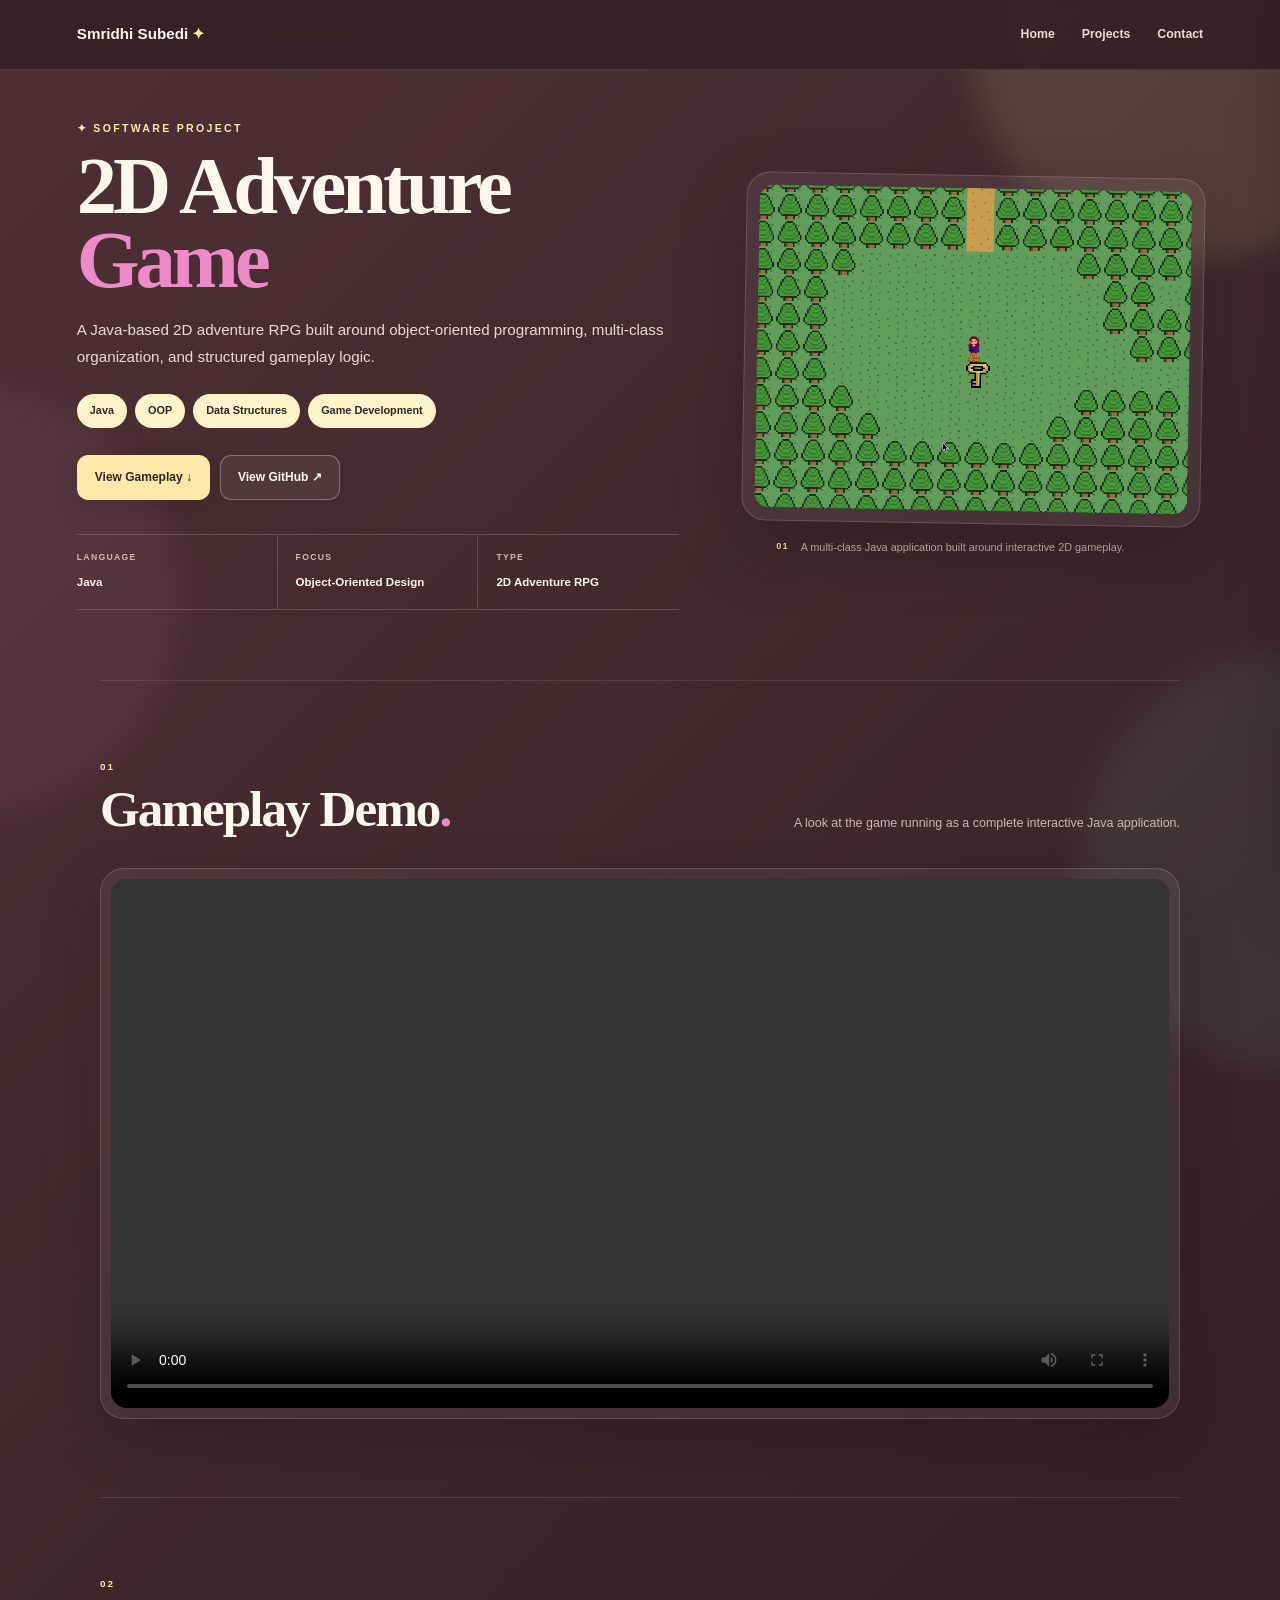
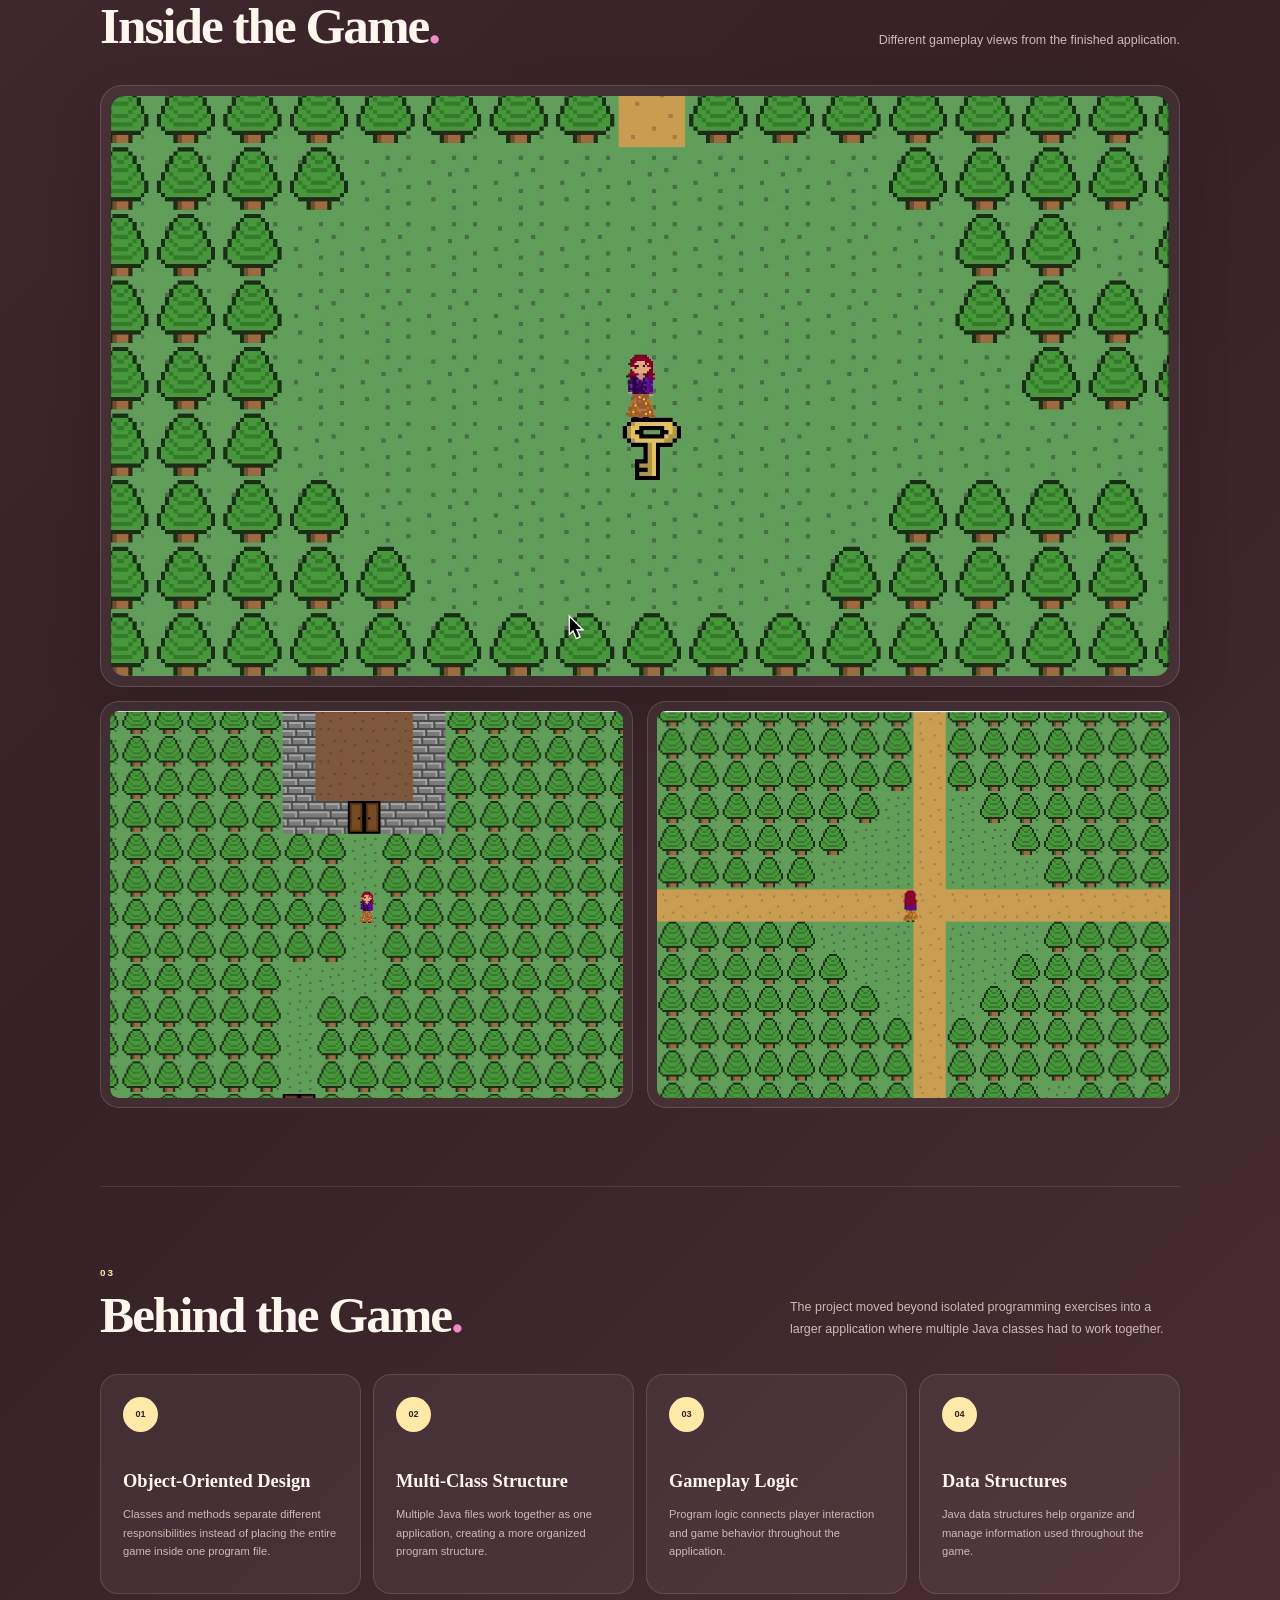
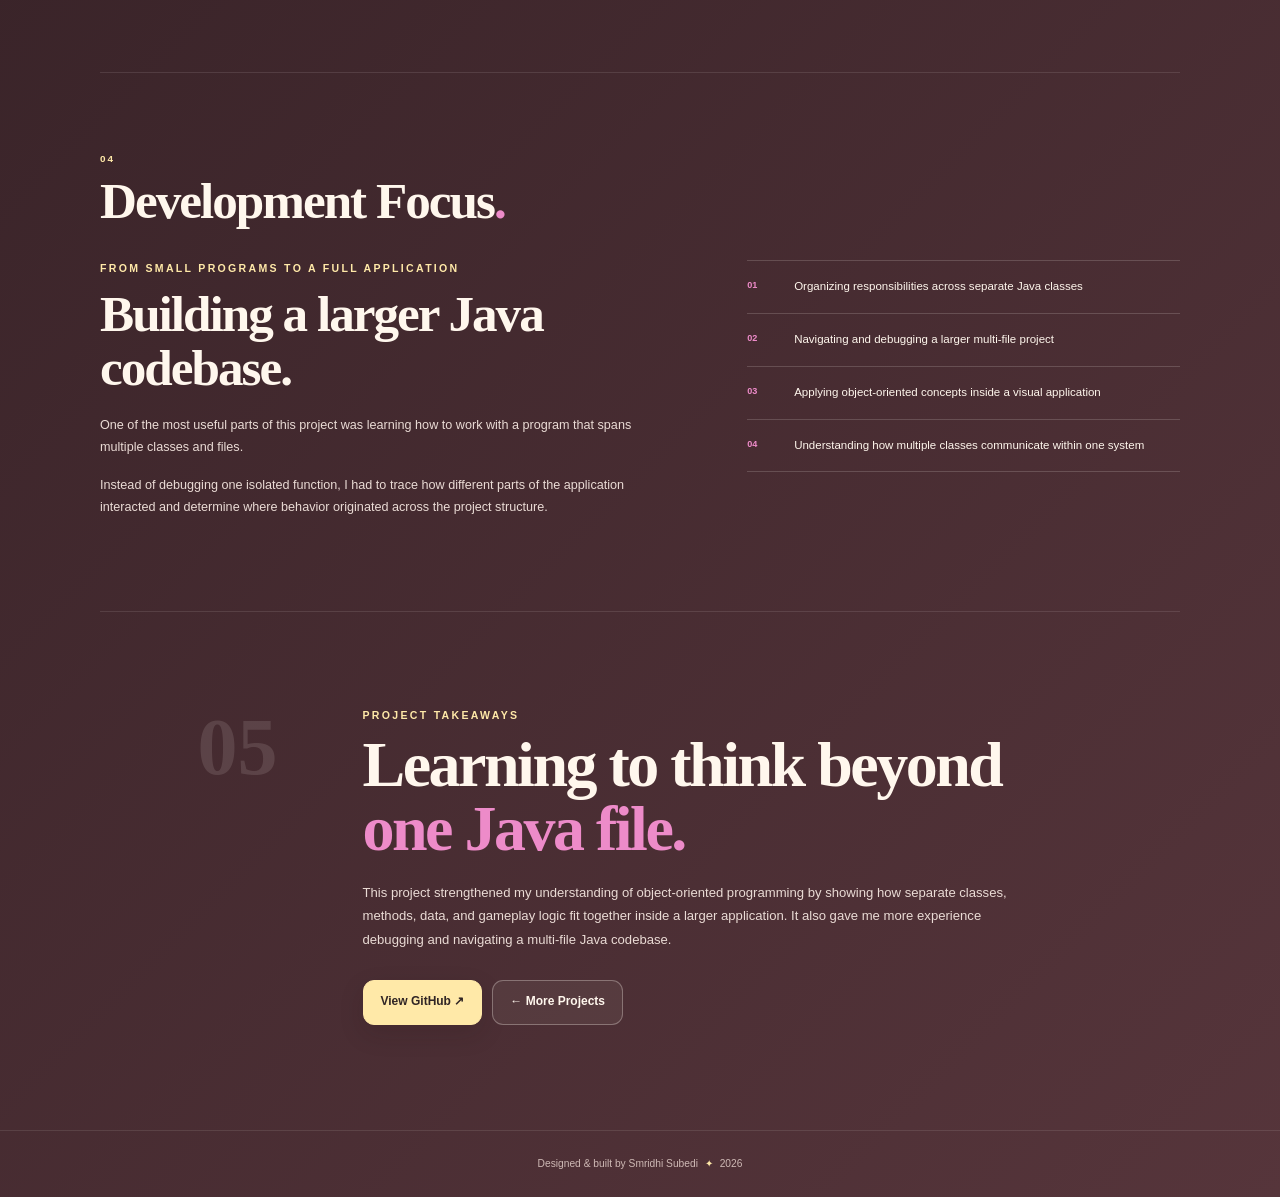
<file: projects/java-game.html>
<!DOCTYPE html>
<html lang="en">

<head>
    <meta charset="UTF-8">

    <meta
        name="viewport"
        content="width=device-width, initial-scale=1.0"
    >

    <meta
        name="description"
        content="2D Adventure Game software project by Smridhi Subedi."
    >

    <title>2D Adventure Game | Smridhi Subedi</title>

    <!-- SHARED WEBSITE CSS -->
    <link
        rel="stylesheet"
        href="../css/global.css"
    >

    <!-- PROJECT PAGE CSS -->
    <link
        rel="stylesheet"
        href="../css/projects.css"
    >
</head>


<body class="project-page">

    <!-- =====================================================
         BACKGROUND DECORATION
    ====================================================== -->

    <div class="background-shape shape-one"></div>
    <div class="background-shape shape-two"></div>
    <div class="background-shape shape-three"></div>


    <!-- =====================================================
         NAVIGATION
    ====================================================== -->

    <nav class="navbar">

        <div class="nav-inner">

            <a
                href="../index.html"
                class="nav-logo"
            >
                Smridhi Subedi<span>✦</span>
            </a>


            <div class="desktop-nav">

                <a href="../index.html">
                    Home
                </a>

                <a href="../index.html#projects">
                    Projects
                </a>

                <a href="../index.html#contact">
                    Contact
                </a>

            </div>


            <button
                class="menu-button"
                id="menuButton"
                aria-label="Open navigation menu"
                aria-expanded="false"
            >
                ☰
            </button>

        </div>

    </nav>


    <!-- =====================================================
         MOBILE NAVIGATION
    ====================================================== -->

    <div
        class="mobile-overlay"
        id="mobileOverlay"
    ></div>


    <aside
        class="mobile-menu"
        id="mobileMenu"
        aria-hidden="true"
    >

        <div class="mobile-menu-header">

            <a
                href="../index.html"
                class="nav-logo"
            >
                Smridhi Subedi<span>✦</span>
            </a>


            <button
                class="close-menu-button"
                id="closeMenuButton"
                aria-label="Close navigation menu"
            >
                ×
            </button>

        </div>


        <div class="mobile-links">

            <a href="../index.html">
                Home
            </a>

            <a href="../index.html#about">
                About
            </a>

            <a href="../index.html#projects">
                Projects
            </a>

            <a href="../index.html#experience">
                Experience
            </a>

            <a href="../index.html#skills">
                Skills
            </a>

            <a href="../index.html#contact">
                Contact
            </a>

        </div>


        <div class="mobile-menu-footer">
            Computer Engineering · UTD
        </div>

    </aside>


    <!-- =====================================================
         PROJECT HERO
    ====================================================== -->

    <header class="project-hero">

        <!-- LEFT SIDE -->

        <div class="project-hero-copy">

            <p class="eyebrow">
                ✦ SOFTWARE PROJECT
            </p>


            <h1>
                2D Adventure
                <span>Game</span>
            </h1>


            <p class="project-hero-description">
                A Java-based 2D adventure RPG built around
                object-oriented programming, multi-class
                organization, and structured gameplay logic.
            </p>


            <div class="project-tags">

                <span>Java</span>
                <span>OOP</span>
                <span>Data Structures</span>
                <span>Game Development</span>

            </div>


            <div class="project-hero-buttons">

                <a
                    href="#demo"
                    class="button button-yellow"
                >
                    View Gameplay ↓
                </a>


                <a
                    href="https://github.com/smirsr/Java-Adventure-Game"
                    class="button button-outline"
                    target="_blank"
                    rel="noopener noreferrer"
                >
                    View GitHub ↗
                </a>

            </div>


            <div class="project-quick-info">

                <div>

                    <span>
                        LANGUAGE
                    </span>

                    <strong>
                        Java
                    </strong>

                </div>


                <div>

                    <span>
                        FOCUS
                    </span>

                    <strong>
                        Object-Oriented Design
                    </strong>

                </div>


                <div>

                    <span>
                        TYPE
                    </span>

                    <strong>
                        2D Adventure RPG
                    </strong>

                </div>

            </div>

        </div>


        <!-- RIGHT SIDE -->

        <div class="project-hero-visual">

            <div class="project-hero-image">

                <img
                    src="../images/java-game/Java-Game-1.jpeg"
                    alt="2D Adventure Game gameplay"
                >

            </div>


            <div class="project-visual-caption">

                <span>
                    01
                </span>

                <p>
                    A multi-class Java application built around
                    interactive 2D gameplay.
                </p>

            </div>

        </div>

    </header>


    <!-- =====================================================
         MAIN PROJECT CONTENT
    ====================================================== -->

    <main>


        <!-- =================================================
             01 — GAMEPLAY DEMO
        ================================================== -->

        <section
            class="project-section"
            id="demo"
        >

            <div class="project-section-heading">

                <div>

                    <p class="project-section-number">
                        01
                    </p>


                    <h2>
                        Gameplay Demo<span>.</span>
                    </h2>

                </div>


                <p class="project-section-intro">
                    A look at the game running as a complete
                    interactive Java application.
                </p>

            </div>


            <div class="project-video-frame">

                <video
                    class="project-video"
                    controls
                    preload="metadata"
                >

                    <source
                        src="../videos/Java-2D-Game.mp4"
                        type="video/mp4"
                    >

                    Your browser does not support the video tag.

                </video>

            </div>

        </section>


        <!-- =================================================
             02 — SCREENSHOTS
        ================================================== -->

        <section class="project-section">

            <div class="project-section-heading">

                <div>

                    <p class="project-section-number">
                        02
                    </p>


                    <h2>
                        Inside the Game<span>.</span>
                    </h2>

                </div>


                <p class="project-section-intro">
                    Different gameplay views from the finished
                    application.
                </p>

            </div>


            <div class="game-screenshot-feature">

                <img
                    src="../images/java-game/Java-Game-1.jpeg"
                    alt="2D Adventure Game gameplay screenshot"
                >

            </div>


            <div class="game-screenshot-grid">

                <img
                    src="../images/java-game/Java-Game-2.jpeg"
                    alt="2D Adventure Game gameplay screenshot"
                >


                <img
                    src="../images/java-game/Java-Game-3.jpeg"
                    alt="2D Adventure Game gameplay screenshot"
                >

            </div>

        </section>


        <!-- =================================================
             03 — BEHIND THE GAME
        ================================================== -->

        <section class="project-section">

            <div class="project-section-heading">

                <div>

                    <p class="project-section-number">
                        03
                    </p>


                    <h2>
                        Behind the Game<span>.</span>
                    </h2>

                </div>


                <p class="project-section-intro">
                    The project moved beyond isolated programming
                    exercises into a larger application where
                    multiple Java classes had to work together.
                </p>

            </div>


            <div class="engineering-grid">


                <!-- OOP -->

                <article class="engineering-card">

                    <span class="engineering-icon">
                        01
                    </span>


                    <h3>
                        Object-Oriented Design
                    </h3>


                    <p>
                        Classes and methods separate different
                        responsibilities instead of placing the
                        entire game inside one program file.
                    </p>

                </article>


                <!-- MULTI CLASS -->

                <article class="engineering-card">

                    <span class="engineering-icon">
                        02
                    </span>


                    <h3>
                        Multi-Class Structure
                    </h3>


                    <p>
                        Multiple Java files work together as one
                        application, creating a more organized
                        program structure.
                    </p>

                </article>


                <!-- GAME LOGIC -->

                <article class="engineering-card">

                    <span class="engineering-icon">
                        03
                    </span>


                    <h3>
                        Gameplay Logic
                    </h3>


                    <p>
                        Program logic connects player interaction
                        and game behavior throughout the
                        application.
                    </p>

                </article>


                <!-- DATA STRUCTURES -->

                <article class="engineering-card">

                    <span class="engineering-icon">
                        04
                    </span>


                    <h3>
                        Data Structures
                    </h3>


                    <p>
                        Java data structures help organize and
                        manage information used throughout the
                        game.
                    </p>

                </article>

            </div>

        </section>


        <!-- =================================================
             04 — DEVELOPMENT FOCUS
        ================================================== -->

        <section class="project-section">

            <div class="project-section-heading">

                <div>

                    <p class="project-section-number">
                        04
                    </p>


                    <h2>
                        Development Focus<span>.</span>
                    </h2>

                </div>

            </div>


            <div class="development-layout">


                <!-- LEFT -->

                <div class="development-main">

                    <p class="eyebrow">
                        FROM SMALL PROGRAMS TO A FULL APPLICATION
                    </p>


                    <h3>
                        Building a larger Java codebase.
                    </h3>


                    <p>
                        One of the most useful parts of this
                        project was learning how to work with a
                        program that spans multiple classes and
                        files.
                    </p>


                    <p>
                        Instead of debugging one isolated
                        function, I had to trace how different
                        parts of the application interacted and
                        determine where behavior originated
                        across the project structure.
                    </p>

                </div>


                <!-- RIGHT -->

                <div class="development-details">

                    <div>

                        <span>
                            01
                        </span>

                        <p>
                            Organizing responsibilities across
                            separate Java classes
                        </p>

                    </div>


                    <div>

                        <span>
                            02
                        </span>

                        <p>
                            Navigating and debugging a larger
                            multi-file project
                        </p>

                    </div>


                    <div>

                        <span>
                            03
                        </span>

                        <p>
                            Applying object-oriented concepts
                            inside a visual application
                        </p>

                    </div>


                    <div>

                        <span>
                            04
                        </span>

                        <p>
                            Understanding how multiple classes
                            communicate within one system
                        </p>

                    </div>

                </div>

            </div>

        </section>


        <!-- =================================================
             05 — TAKEAWAYS
        ================================================== -->

        <section class="project-section project-takeaway">

            <div class="takeaway-number">
                05
            </div>


            <div class="takeaway-content">

                <p class="eyebrow">
                    PROJECT TAKEAWAYS
                </p>


                <h2>
                    Learning to think beyond
                    <span>one Java file.</span>
                </h2>


                <p>
                    This project strengthened my understanding
                    of object-oriented programming by showing
                    how separate classes, methods, data, and
                    gameplay logic fit together inside a larger
                    application. It also gave me more experience
                    debugging and navigating a multi-file Java
                    codebase.
                </p>


                <div class="takeaway-buttons">

                    <a
                        href="https://github.com/smirsr/Java-Adventure-Game"
                        class="button button-yellow"
                        target="_blank"
                        rel="noopener noreferrer"
                    >
                        View GitHub ↗
                    </a>


                    <a
                        href="../index.html#projects"
                        class="button button-outline"
                    >
                        ← More Projects
                    </a>

                </div>

            </div>

        </section>


    </main>


    <!-- =====================================================
         FOOTER
    ====================================================== -->

    <footer>

        <p>
            Designed & built by Smridhi Subedi
            <span>✦</span>
            2026
        </p>

    </footer>


    <!-- =====================================================
         JAVASCRIPT
    ====================================================== -->

    <script src="../script.js"></script>

</body>

</html>
</file>
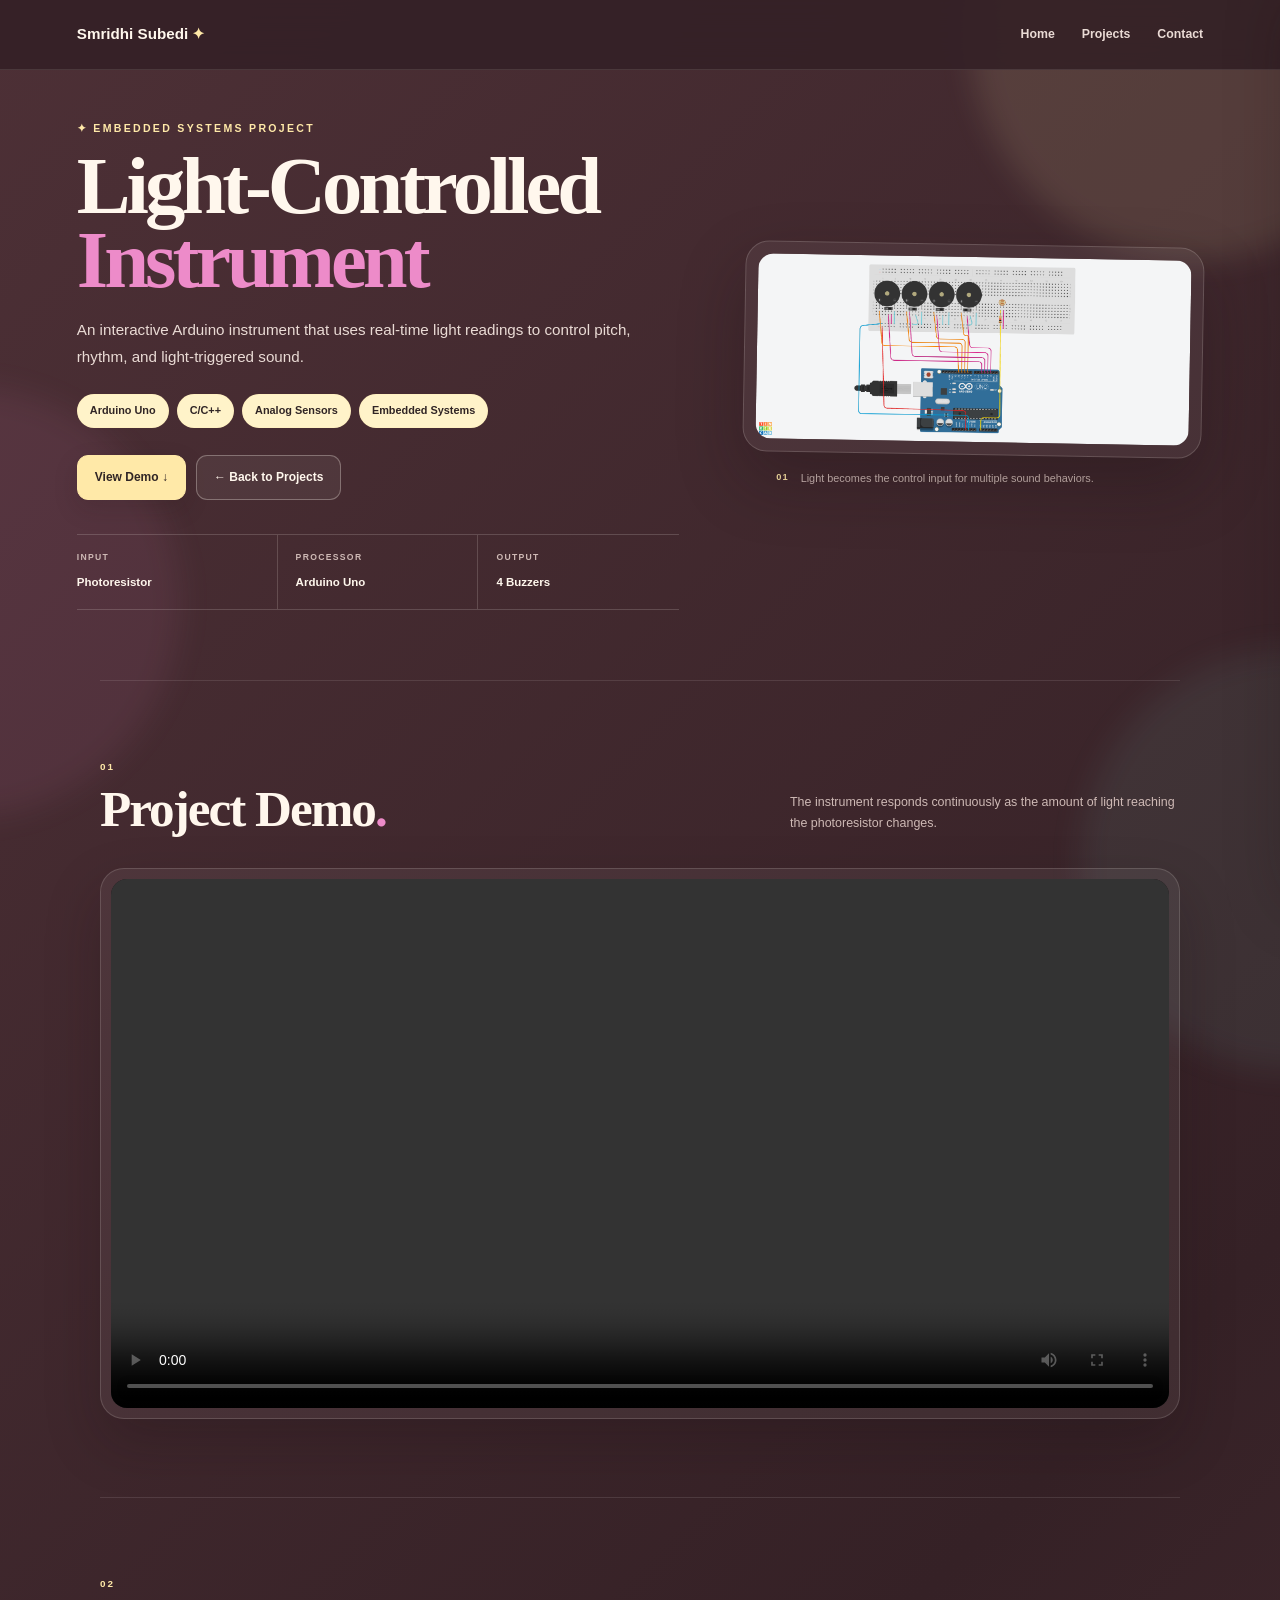
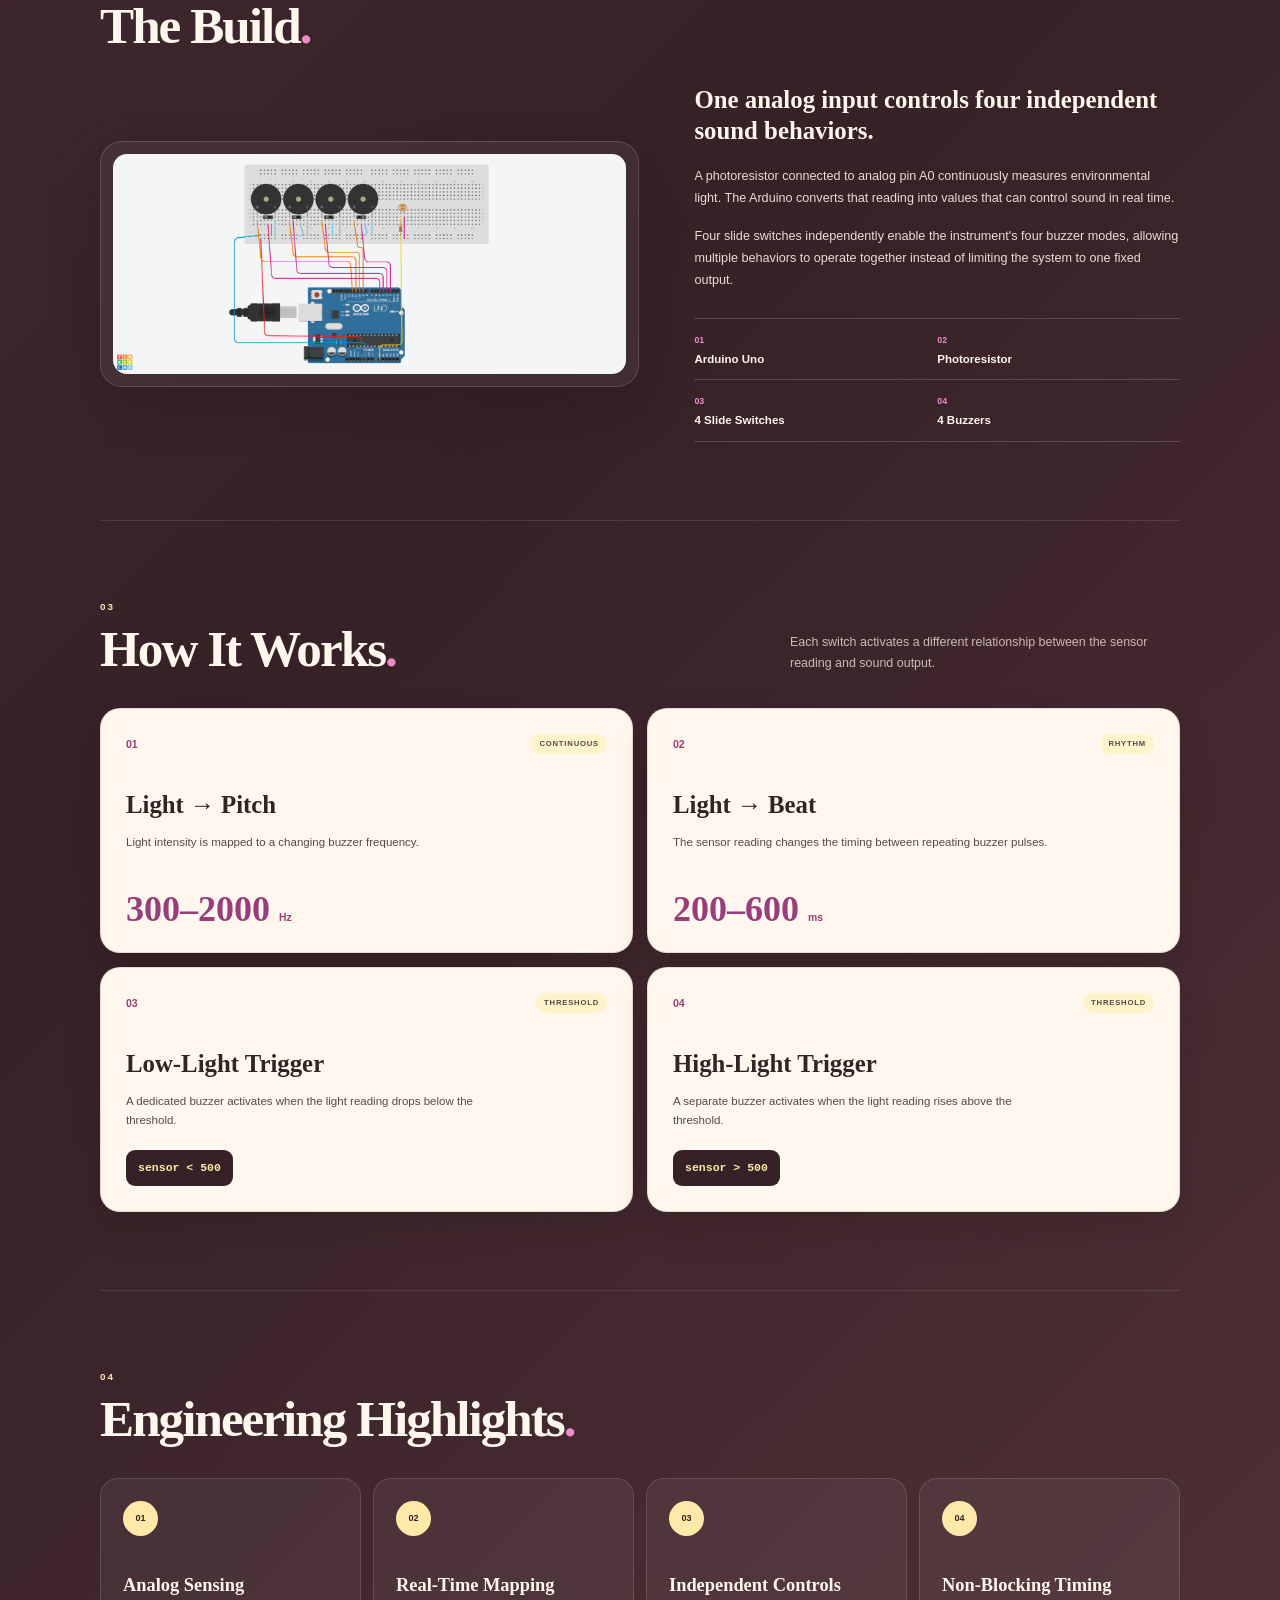
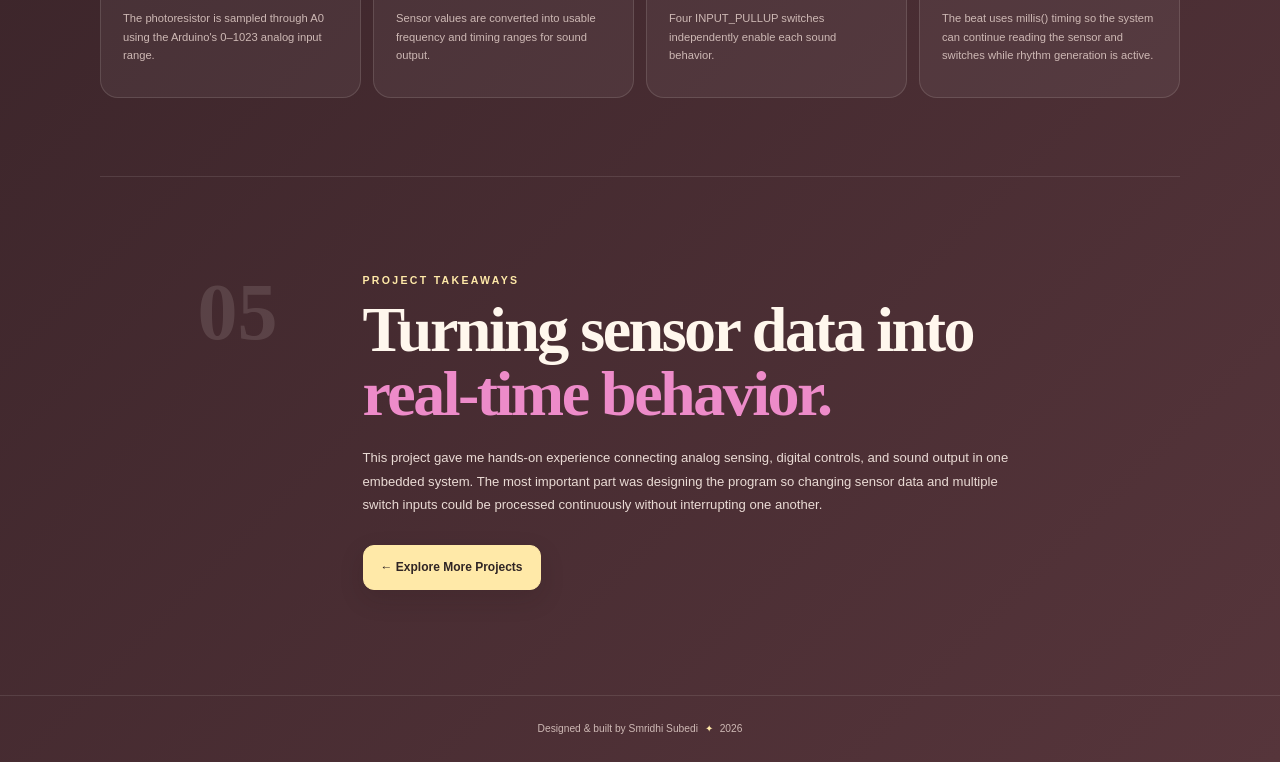
<file: projects/light-controlled-instrument.html>
<!DOCTYPE html>
<html lang="en">

<head>
    <meta charset="UTF-8">

    <meta
        name="viewport"
        content="width=device-width, initial-scale=1.0"
    >

    <meta
        name="description"
        content="Light-Controlled Instrument embedded systems project by Smridhi Subedi."
    >

    <title>Light-Controlled Instrument | Smridhi Subedi</title>

    <link
        rel="stylesheet"
        href="../css/global.css"
    >

    <link
        rel="stylesheet"
        href="../css/projects.css"
    >
</head>


<body class="project-page">

    <!-- =====================================================
         BACKGROUND DECORATION
    ====================================================== -->

    <div class="background-shape shape-one"></div>
    <div class="background-shape shape-two"></div>
    <div class="background-shape shape-three"></div>


    <!-- =====================================================
         NAVIGATION
    ====================================================== -->

    <nav class="navbar">

        <div class="nav-inner">

            <a
                href="../index.html"
                class="nav-logo"
            >
                Smridhi Subedi<span>✦</span>
            </a>


            <div class="desktop-nav">

                <a href="../index.html">
                    Home
                </a>

                <a href="../index.html#projects">
                    Projects
                </a>

                <a href="../index.html#contact">
                    Contact
                </a>

            </div>


            <button
                class="menu-button"
                id="menuButton"
                aria-label="Open navigation menu"
                aria-expanded="false"
            >
                ☰
            </button>

        </div>

    </nav>


    <!-- MOBILE OVERLAY -->

    <div
        class="mobile-overlay"
        id="mobileOverlay"
    ></div>


    <!-- MOBILE MENU -->

    <aside
        class="mobile-menu"
        id="mobileMenu"
        aria-hidden="true"
    >

        <div class="mobile-menu-header">

            <a
                href="../index.html"
                class="nav-logo"
            >
                Smridhi Subedi<span>✦</span>
            </a>


            <button
                class="close-menu-button"
                id="closeMenuButton"
                aria-label="Close navigation menu"
            >
                ×
            </button>

        </div>


        <div class="mobile-links">

            <a href="../index.html">
                Home
            </a>

            <a href="../index.html#about">
                About
            </a>

            <a href="../index.html#projects">
                Projects
            </a>

            <a href="../index.html#experience">
                Experience
            </a>

            <a href="../index.html#skills">
                Skills
            </a>

            <a href="../index.html#contact">
                Contact
            </a>

        </div>


        <div class="mobile-menu-footer">
            Computer Engineering · UTD
        </div>

    </aside>


    <!-- =====================================================
         PROJECT HERO
    ====================================================== -->

    <header class="project-hero">

        <div class="project-hero-copy">

            <p class="eyebrow">
                ✦ EMBEDDED SYSTEMS PROJECT
            </p>


            <h1>
                Light-Controlled
                <span>Instrument</span>
            </h1>


            <p class="project-hero-description">
                An interactive Arduino instrument that uses
                real-time light readings to control pitch,
                rhythm, and light-triggered sound.
            </p>


            <div class="project-tags">

                <span>Arduino Uno</span>
                <span>C/C++</span>
                <span>Analog Sensors</span>
                <span>Embedded Systems</span>

            </div>


            <div class="project-hero-buttons">

                <a
                    href="#demo"
                    class="button button-yellow"
                >
                    View Demo ↓
                </a>

                <a
                    href="../index.html#projects"
                    class="button button-outline"
                >
                    ← Back to Projects
                </a>

            </div>


            <div class="project-quick-info">

                <div>
                    <span>INPUT</span>
                    <strong>Photoresistor</strong>
                </div>

                <div>
                    <span>PROCESSOR</span>
                    <strong>Arduino Uno</strong>
                </div>

                <div>
                    <span>OUTPUT</span>
                    <strong>4 Buzzers</strong>
                </div>

            </div>

        </div>


        <div class="project-hero-visual">

            <div class="project-hero-image">

                <img
                    src="../images/light-controlled-instrument/Light-Controlled-Instrument.png"
                    alt="Light-Controlled Instrument circuit"
                >

            </div>


            <div class="project-visual-caption">

                <span>01</span>

                <p>
                    Light becomes the control input for
                    multiple sound behaviors.
                </p>

            </div>

        </div>

    </header>


    <main>


        <!-- =====================================================
             01 — DEMO
        ====================================================== -->

        <section
            class="project-section"
            id="demo"
        >

            <div class="project-section-heading">

                <div>

                    <p class="project-section-number">
                        01
                    </p>

                    <h2>
                        Project Demo<span>.</span>
                    </h2>

                </div>


                <p class="project-section-intro">
                    The instrument responds continuously as the
                    amount of light reaching the photoresistor changes.
                </p>

            </div>


            <div class="project-video-frame">

                <video
                    class="project-video"
                    controls
                    preload="metadata"
                >
                    <source
                        src="../videos/Light-Controlled-Instrument.mp4"
                        type="video/mp4"
                    >

                    Your browser does not support the video tag.
                </video>

            </div>

        </section>


        <!-- =====================================================
             02 — THE BUILD
        ====================================================== -->

        <section class="project-section">

            <div class="project-section-heading">

                <div>

                    <p class="project-section-number">
                        02
                    </p>

                    <h2>
                        The Build<span>.</span>
                    </h2>

                </div>

            </div>


            <div class="build-layout">

                <div class="build-image">

                    <img
                        src="../images/light-controlled-instrument/Light-Controlled-Instrument.png"
                        alt="Arduino Light-Controlled Instrument circuit design"
                    >

                </div>


                <div class="build-copy">

                    <p class="build-lead">
                        One analog input controls four independent
                        sound behaviors.
                    </p>


                    <p>
                        A photoresistor connected to analog pin A0
                        continuously measures environmental light.
                        The Arduino converts that reading into values
                        that can control sound in real time.
                    </p>


                    <p>
                        Four slide switches independently enable the
                        instrument's four buzzer modes, allowing
                        multiple behaviors to operate together instead
                        of limiting the system to one fixed output.
                    </p>


                    <div class="build-components">

                        <div>
                            <span>01</span>
                            <p>Arduino Uno</p>
                        </div>

                        <div>
                            <span>02</span>
                            <p>Photoresistor</p>
                        </div>

                        <div>
                            <span>03</span>
                            <p>4 Slide Switches</p>
                        </div>

                        <div>
                            <span>04</span>
                            <p>4 Buzzers</p>
                        </div>

                    </div>

                </div>

            </div>

        </section>


        <!-- =====================================================
             03 — HOW IT WORKS
        ====================================================== -->

        <section class="project-section">

            <div class="project-section-heading">

                <div>

                    <p class="project-section-number">
                        03
                    </p>

                    <h2>
                        How It Works<span>.</span>
                    </h2>

                </div>


                <p class="project-section-intro">
                    Each switch activates a different relationship
                    between the sensor reading and sound output.
                </p>

            </div>


            <div class="sound-mode-grid">


                <!-- MODE 1 -->

                <article class="sound-mode-card">

                    <div class="sound-mode-top">

                        <span class="sound-number">
                            01
                        </span>

                        <span class="sound-type">
                            CONTINUOUS
                        </span>

                    </div>


                    <h3>
                        Light → Pitch
                    </h3>


                    <p>
                        Light intensity is mapped to a changing
                        buzzer frequency.
                    </p>


                    <div class="sound-value">
                        300–2000
                        <span>Hz</span>
                    </div>

                </article>


                <!-- MODE 2 -->

                <article class="sound-mode-card">

                    <div class="sound-mode-top">

                        <span class="sound-number">
                            02
                        </span>

                        <span class="sound-type">
                            RHYTHM
                        </span>

                    </div>


                    <h3>
                        Light → Beat
                    </h3>


                    <p>
                        The sensor reading changes the timing
                        between repeating buzzer pulses.
                    </p>


                    <div class="sound-value">
                        200–600
                        <span>ms</span>
                    </div>

                </article>


                <!-- MODE 3 -->

                <article class="sound-mode-card">

                    <div class="sound-mode-top">

                        <span class="sound-number">
                            03
                        </span>

                        <span class="sound-type">
                            THRESHOLD
                        </span>

                    </div>


                    <h3>
                        Low-Light Trigger
                    </h3>


                    <p>
                        A dedicated buzzer activates when the
                        light reading drops below the threshold.
                    </p>


                    <div class="sound-condition">
                        sensor &lt; 500
                    </div>

                </article>


                <!-- MODE 4 -->

                <article class="sound-mode-card">

                    <div class="sound-mode-top">

                        <span class="sound-number">
                            04
                        </span>

                        <span class="sound-type">
                            THRESHOLD
                        </span>

                    </div>


                    <h3>
                        High-Light Trigger
                    </h3>


                    <p>
                        A separate buzzer activates when the
                        light reading rises above the threshold.
                    </p>


                    <div class="sound-condition">
                        sensor &gt; 500
                    </div>

                </article>


            </div>

        </section>


        <!-- =====================================================
             04 — ENGINEERING HIGHLIGHTS
        ====================================================== -->

        <section class="project-section">

            <div class="project-section-heading">

                <div>

                    <p class="project-section-number">
                        04
                    </p>

                    <h2>
                        Engineering Highlights<span>.</span>
                    </h2>

                </div>

            </div>


            <div class="engineering-grid">


                <article class="engineering-card">

                    <span class="engineering-icon">
                        01
                    </span>

                    <h3>
                        Analog Sensing
                    </h3>

                    <p>
                        The photoresistor is sampled through A0
                        using the Arduino's 0–1023 analog input range.
                    </p>

                </article>


                <article class="engineering-card">

                    <span class="engineering-icon">
                        02
                    </span>

                    <h3>
                        Real-Time Mapping
                    </h3>

                    <p>
                        Sensor values are converted into usable
                        frequency and timing ranges for sound output.
                    </p>

                </article>


                <article class="engineering-card">

                    <span class="engineering-icon">
                        03
                    </span>

                    <h3>
                        Independent Controls
                    </h3>

                    <p>
                        Four INPUT_PULLUP switches independently
                        enable each sound behavior.
                    </p>

                </article>


                <article class="engineering-card">

                    <span class="engineering-icon">
                        04
                    </span>

                    <h3>
                        Non-Blocking Timing
                    </h3>

                    <p>
                        The beat uses millis() timing so the system
                        can continue reading the sensor and switches
                        while rhythm generation is active.
                    </p>

                </article>


            </div>

        </section>


        <!-- =====================================================
             05 — TAKEAWAYS
        ====================================================== -->

        <section class="project-section project-takeaway">

            <div class="takeaway-number">
                05
            </div>


            <div class="takeaway-content">

                <p class="eyebrow">
                    PROJECT TAKEAWAYS
                </p>


                <h2>
                    Turning sensor data into
                    <span>real-time behavior.</span>
                </h2>


                <p>
                    This project gave me hands-on experience connecting
                    analog sensing, digital controls, and sound output
                    in one embedded system. The most important part was
                    designing the program so changing sensor data and
                    multiple switch inputs could be processed
                    continuously without interrupting one another.
                </p>


                <a
                    href="../index.html#projects"
                    class="button button-yellow"
                >
                    ← Explore More Projects
                </a>

            </div>

        </section>


    </main>


    <!-- =====================================================
         FOOTER
    ====================================================== -->

    <footer>

        <p>
            Designed & built by Smridhi Subedi
            <span>✦</span>
            2026
        </p>

    </footer>


    <script src="../script.js"></script>

</body>

</html>
</file>
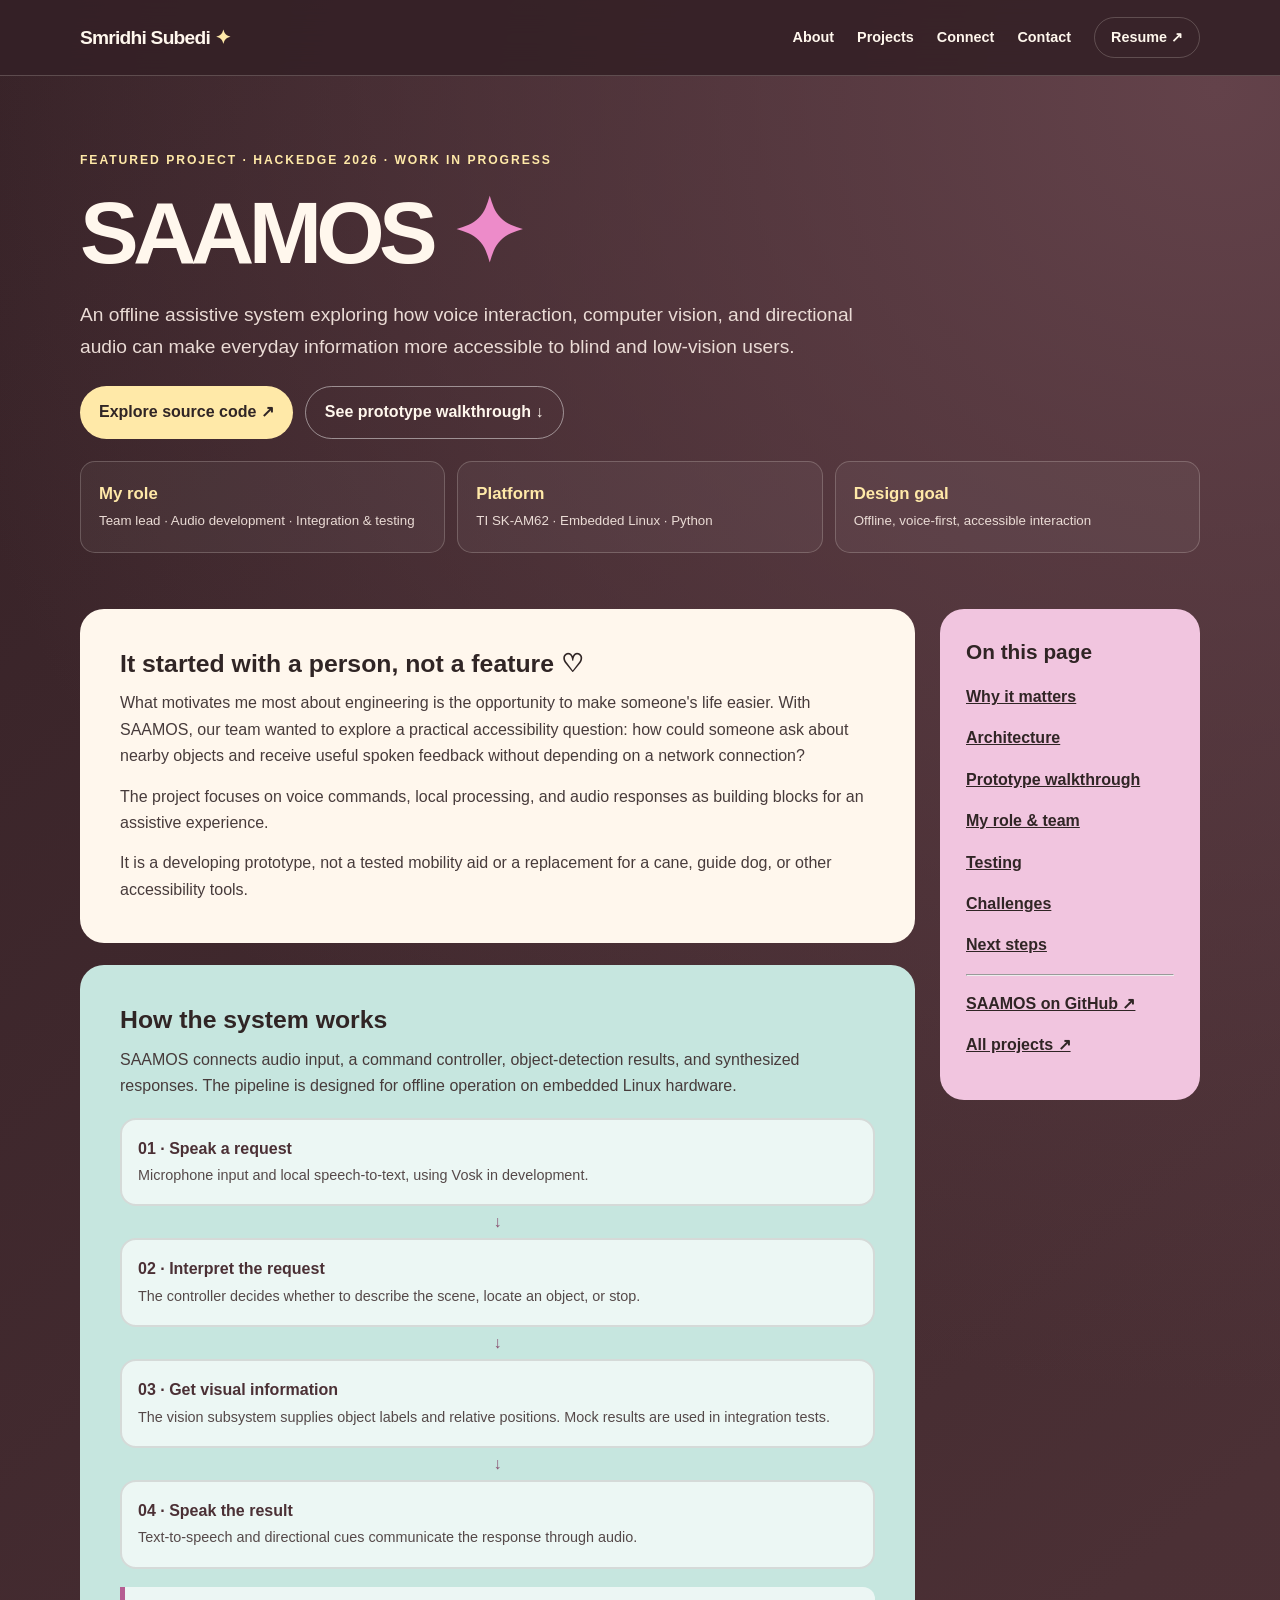
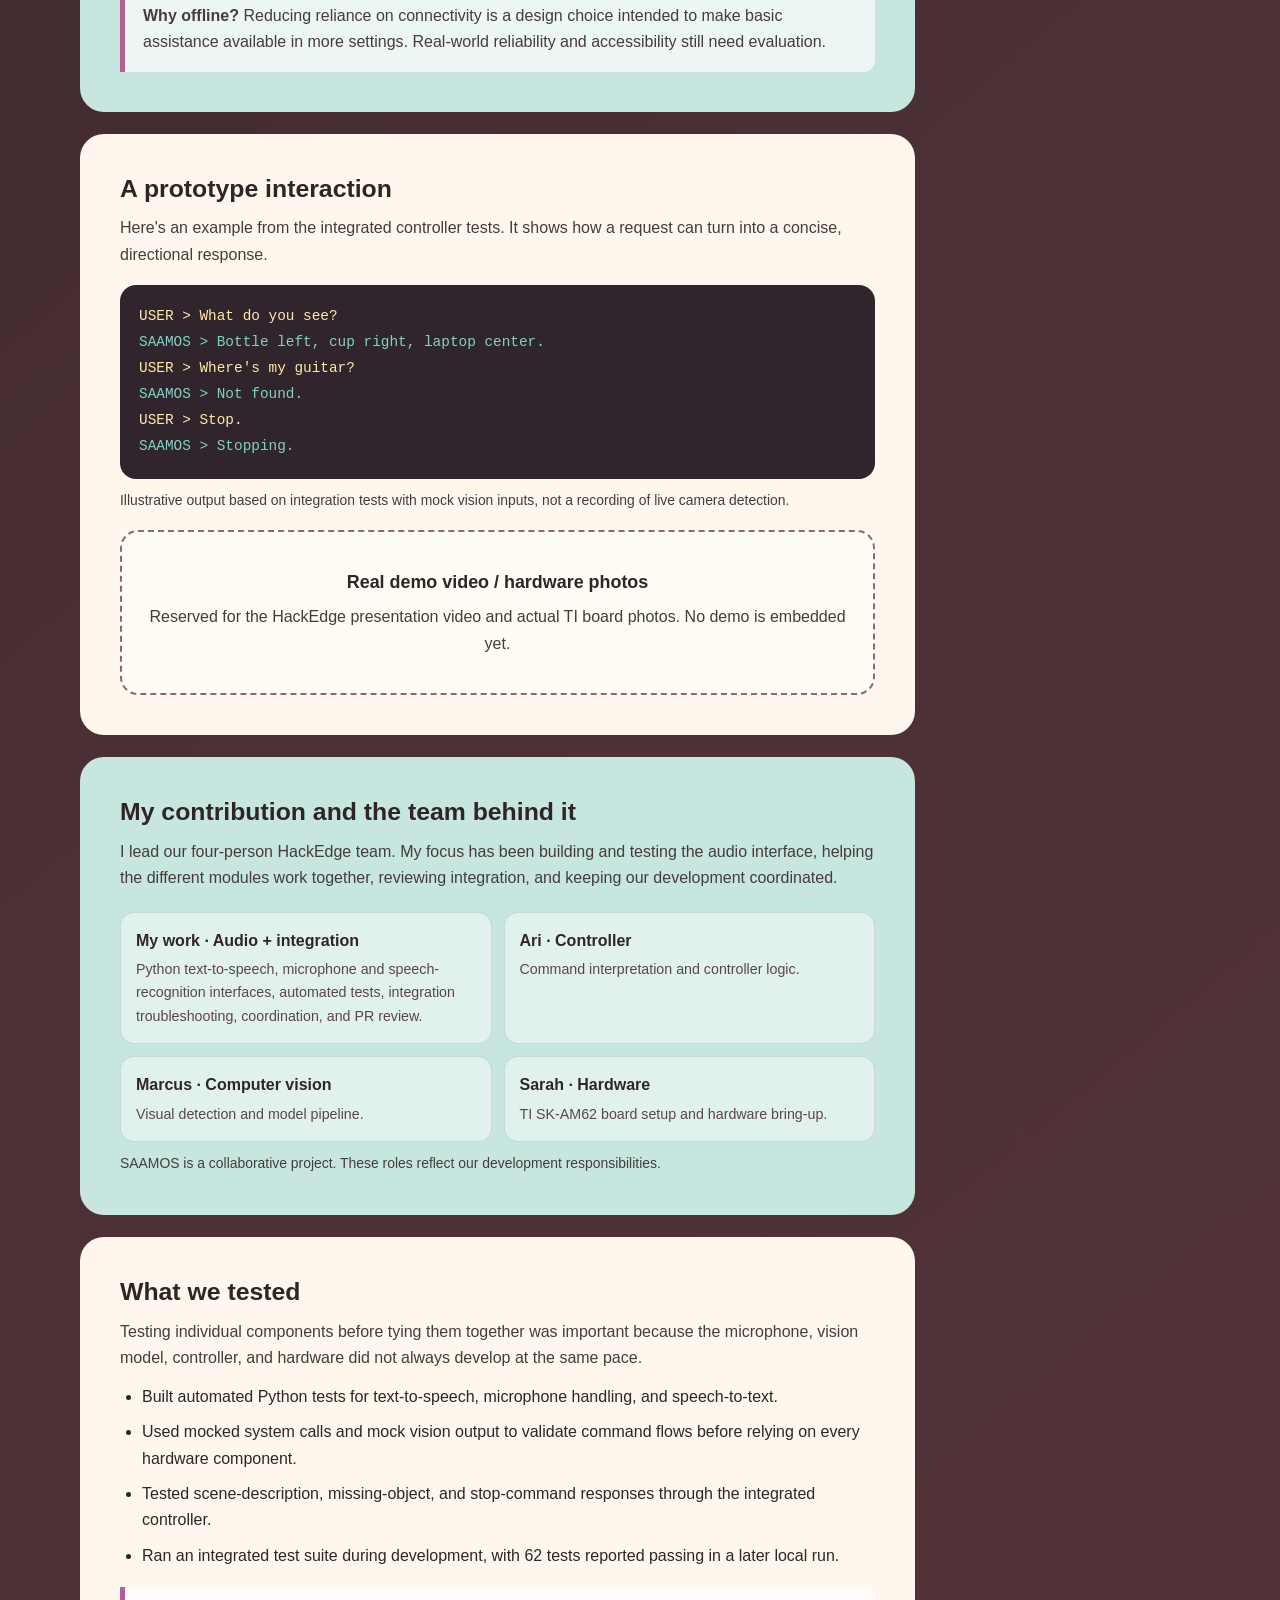
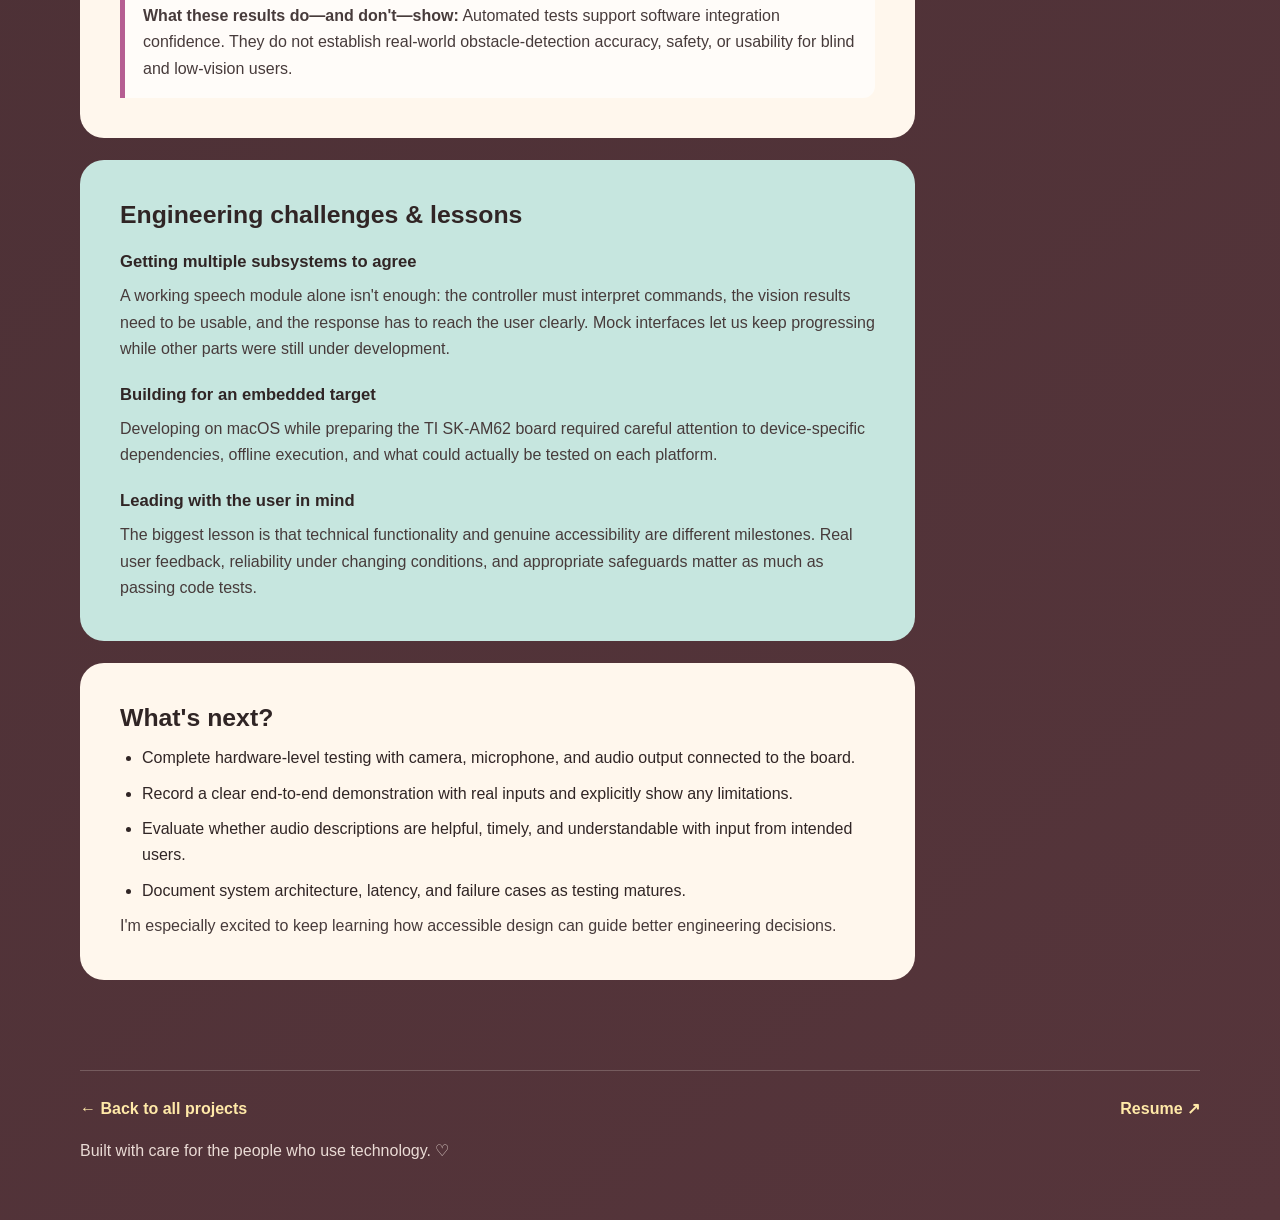
<file: projects/saamos.html>
<!DOCTYPE html>
<html lang="en">
<head>
  <meta charset="UTF-8">
  <meta name="viewport" content="width=device-width, initial-scale=1">
  <meta name="theme-color" content="#4b3035">

  <meta name="description"
    content="SAAMOS is an offline assistive technology project exploring voice interaction, computer vision, and directional audio for blind and low-vision users.">

  <title>SAAMOS | Smridhi Subedi</title>

  <!-- Existing portfolio theme -->
  <link rel="stylesheet" href="../css/refresh.css">
  <script defer src="../js/refresh.js"></script>

  <style>
    /* SAAMOS page-specific styling */

    .saam-page {
      --saam-brown: #4b3035;
      --saam-pink: #ed8bc9;
      --saam-yellow: #ffe9a8;
      --saam-teal: #83d1c6;
    }

    .saam-page .detail-hero {
      padding-block: 70px 24px;
    }

    .saam-page .detail-hero h1 {
      max-width: 920px;
    }

    .saam-lede {
      max-width: 800px !important;
    }

    /* Hero buttons */

    .saam-actions {
      display: flex;
      flex-wrap: wrap;
      gap: 12px;
      margin: 24px 0 8px;
    }

    .saam-actions a {
      display: inline-flex;
      align-items: center;
      justify-content: center;
      min-height: 48px;
      padding: 12px 19px;
      border-radius: 999px;
      background: var(--yellow, #ffe9a8);
      color: var(--ink, #35262a);
      font-weight: 850;
      text-decoration: none;
      transition: transform .2s ease, opacity .2s ease;
    }

    .saam-actions a:hover {
      transform: translateY(-3px);
    }

    .saam-actions a.outline {
      background: transparent;
      color: var(--cream, #fff7ed);
      border: 1px solid #ffffff77;
    }

    /* Quick project facts */

    .saam-summary {
      display: grid;
      grid-template-columns: repeat(3, minmax(0, 1fr));
      gap: 12px;
      margin: 22px 0 12px;
    }

    .saam-summary div {
      border: 1px solid var(--line, #ffffff40);
      border-radius: 15px;
      padding: 18px;
      background: #ffffff0c;
    }

    .saam-summary strong {
      color: var(--yellow, #ffe9a8);
      display: block;
      font-size: 1.05rem;
    }

    .saam-summary small {
      color: var(--muted, #e6d2d5);
    }

    /* Main page */

    .saam-page .detail-layout {
      grid-template-columns: minmax(0, 1fr) 260px;
    }

    .saam-page .story-panel p + p {
      margin-top: 14px;
    }

    .saam-page .story-panel h3 {
      margin: 18px 0 8px;
      font-size: 1.04rem;
    }

    .saam-page .story-panel ul {
      margin: 12px 0 0;
      padding-left: 22px;
    }

    .saam-page .story-panel li {
      margin: 9px 0;
    }

    .saam-page .story-panel a {
      color: #75405f;
      text-decoration: underline;
      text-underline-offset: 3px;
    }

    /* Architecture diagram */

    .arch {
      display: grid;
      grid-template-columns: 1fr;
      gap: 8px;
      margin-top: 18px;
    }

    .arch-node {
      border: 2px solid #4b303525;
      background: #ffffffa8;
      padding: 16px;
      border-radius: 16px;
    }

    .arch-node strong {
      display: block;
      color: #4b3035;
    }

    .arch-node span {
      font-size: .9rem;
      color: #554949;
    }

    .arch-arrow {
      text-align: center;
      font-weight: 900;
      color: #88516f;
      line-height: 1;
    }

    /* Highlighted explanation */

    .saam-callout {
      padding: 16px 18px;
      border-left: 5px solid #b55e92;
      background: #ffffffa9;
      border-radius: 0 12px 12px 0;
      margin-top: 18px;
      color: #473b3b;
    }

    /* Example terminal interaction */

    .saam-log {
      background: #30252c;
      color: #fff7ed;
      padding: 19px;
      border-radius: 16px;
      overflow-wrap: anywhere;
      font: .9rem/1.8 ui-monospace, SFMono-Regular, Consolas, monospace;
      margin-top: 17px;
    }

    .saam-log .input {
      color: #ffe9a8;
    }

    .saam-log .output {
      color: #83d1c6;
    }

    .saam-note {
      font-size: .87rem !important;
      margin-top: 10px !important;
    }

    /* Team member cards */

    .roles {
      display: grid;
      grid-template-columns: repeat(2, minmax(0, 1fr));
      gap: 12px;
      margin-top: 20px;
    }

    .role {
      border: 1px solid #30252522;
      padding: 15px;
      background: #ffffff78;
      border-radius: 14px;
    }

    .role strong {
      display: block;
    }

    .role span {
      display: block;
      font-size: .89rem;
      margin-top: 4px;
      color: #5b4646;
    }

    /* Future demo video area */

    .demo-slot {
      border: 2px dashed #8b677b;
      border-radius: 18px;
      text-align: center;
      padding: 36px 18px;
      margin-top: 18px;
      background: #ffffff75;
    }

    .demo-slot strong {
      display: block;
      font-size: 1.12rem;
    }

    .demo-slot p {
      margin-top: 7px !important;
    }

    /* Sidebar */

    .saam-page .detail-aside a {
      overflow-wrap: anywhere;
    }

    /* Accessibility */

    .saam-page a:focus-visible {
      outline: 3px solid var(--saam-teal);
      outline-offset: 4px;
    }

    /* Mobile layout */

    @media (max-width: 720px) {

      .saam-page .detail-layout {
        grid-template-columns: 1fr;
      }

      .saam-page .detail-aside {
        position: static;
      }

      .saam-summary {
        grid-template-columns: 1fr;
      }

      .roles {
        grid-template-columns: 1fr;
      }

      .saam-page .detail-hero {
        padding-top: 38px;
      }

      .saam-actions a {
        width: 100%;
      }
    }

    @media (prefers-reduced-motion: reduce) {
      .saam-actions a {
        transition: none;
      }
    }

  </style>
</head>

<body class="saam-page">

  <a class="skip" href="#main">Skip to content</a>

  <!-- Navigation -->

  <header class="site-header">
    <nav class="nav wrap" aria-label="Main navigation">

      <a class="brand" href="../index.html#home">
        Smridhi Subedi <span>✦</span>
      </a>

      <button
        class="menu-toggle"
        type="button"
        aria-label="Open navigation"
        aria-expanded="false"
        aria-controls="nav-links">
        <span></span>
        <span></span>
        <span></span>
      </button>

      <div class="nav-links" id="nav-links">
        <a href="../index.html#about">About</a>
        <a href="../index.html#projects">Projects</a>
        <a href="../index.html#connect">Connect</a>
        <a href="../index.html#contact">Contact</a>

        <a
          class="nav-resume"
          href="../documents/Smridhi-Subedi-Resume.pdf"
          target="_blank"
          rel="noopener">
          Resume ↗
        </a>
      </div>

    </nav>
  </header>

  <main id="main">

    <!-- HERO SECTION -->

    <section class="detail-hero wrap">

      <span class="eyebrow">
        FEATURED PROJECT · HACKEDGE 2026 · WORK IN PROGRESS
      </span>

      <h1>
        SAAMOS <span style="color:var(--pink)">✦</span>
      </h1>

      <p class="saam-lede">
        An offline assistive system exploring how voice
        interaction, computer vision, and directional audio
        can make everyday information more accessible
        to blind and low-vision users.
      </p>

      <div class="saam-actions">

        <a
          href="https://github.com/smirsr/SAAMOS"
          target="_blank"
          rel="noopener noreferrer">
          Explore source code ↗
        </a>

        <a class="outline" href="#demo">
          See prototype walkthrough ↓
        </a>

      </div>

      <div class="saam-summary">

        <div>
          <strong>My role</strong>
          <small>
            Team lead · Audio development · Integration & testing
          </small>
        </div>

        <div>
          <strong>Platform</strong>
          <small>
            TI SK-AM62 · Embedded Linux · Python
          </small>
        </div>

        <div>
          <strong>Design goal</strong>
          <small>
            Offline, voice-first, accessible interaction
          </small>
        </div>

      </div>

    </section>

    <div class="detail-layout wrap">

      <div class="detail-main">

        <!-- PURPOSE -->

        <section class="story-panel" id="purpose">

          <h2>It started with a person, not a feature ♡</h2>

          <p>
            What motivates me most about engineering is
            the opportunity to make someone's life easier.
            With SAAMOS, our team wanted to explore a practical
            accessibility question: how could someone ask
            about nearby objects and receive useful spoken
            feedback without depending on a network connection?
          </p>

          <p>
            The project focuses on voice commands, local
            processing, and audio responses as building
            blocks for an assistive experience.
          </p>

          <p>
            It is a developing prototype, not a tested
            mobility aid or a replacement for a cane,
            guide dog, or other accessibility tools.
          </p>

        </section>

        <!-- ARCHITECTURE -->

        <section class="story-panel" id="system">

          <h2>How the system works</h2>

          <p>
            SAAMOS connects audio input, a command controller,
            object-detection results, and synthesized responses.
            The pipeline is designed for offline operation
            on embedded Linux hardware.
          </p>

          <div class="arch" role="group"
               aria-label="SAAMOS system architecture">

            <div class="arch-node">
              <strong>01 · Speak a request</strong>
              <span>
                Microphone input and local speech-to-text,
                using Vosk in development.
              </span>
            </div>

            <div class="arch-arrow" aria-hidden="true">↓</div>

            <div class="arch-node">
              <strong>02 · Interpret the request</strong>
              <span>
                The controller decides whether to describe
                the scene, locate an object, or stop.
              </span>
            </div>

            <div class="arch-arrow" aria-hidden="true">↓</div>

            <div class="arch-node">
              <strong>03 · Get visual information</strong>
              <span>
                The vision subsystem supplies object labels
                and relative positions. Mock results are
                used in integration tests.
              </span>
            </div>

            <div class="arch-arrow" aria-hidden="true">↓</div>

            <div class="arch-node">
              <strong>04 · Speak the result</strong>
              <span>
                Text-to-speech and directional cues
                communicate the response through audio.
              </span>
            </div>

          </div>

          <div class="saam-callout">
            <strong>Why offline?</strong>
            Reducing reliance on connectivity is a design
            choice intended to make basic assistance
            available in more settings. Real-world
            reliability and accessibility still need evaluation.
          </div>

        </section>

        <!-- PROTOTYPE WALKTHROUGH -->

        <section class="story-panel" id="demo">

          <h2>A prototype interaction</h2>

          <p>
            Here's an example from the integrated controller
            tests. It shows how a request can turn into
            a concise, directional response.
          </p>

          <div class="saam-log" aria-label="Example SAAMOS interaction">

            <div class="input">
              USER &gt; What do you see?
            </div>

            <div class="output">
              SAAMOS &gt; Bottle left, cup right, laptop center.
            </div>

            <div class="input">
              USER &gt; Where's my guitar?
            </div>

            <div class="output">
              SAAMOS &gt; Not found.
            </div>

            <div class="input">
              USER &gt; Stop.
            </div>

            <div class="output">
              SAAMOS &gt; Stopping.
            </div>

          </div>

          <p class="saam-note">
            Illustrative output based on integration tests
            with mock vision inputs, not a recording
            of live camera detection.
          </p>

          <!-- Replace with an actual demo video later -->

          <div class="demo-slot">

            <strong>Real demo video / hardware photos</strong>

            <p>
              Reserved for the HackEdge presentation video
              and actual TI board photos. No demo is embedded yet.
            </p>

          </div>

        </section>

        <!-- CONTRIBUTIONS -->

        <section class="story-panel" id="contribution">

          <h2>My contribution and the team behind it</h2>

          <p>
            I lead our four-person HackEdge team.
            My focus has been building and testing the
            audio interface, helping the different modules
            work together, reviewing integration, and
            keeping our development coordinated.
          </p>

          <div class="roles">

            <div class="role">
              <strong>My work · Audio + integration</strong>
              <span>
                Python text-to-speech, microphone and
                speech-recognition interfaces, automated
                tests, integration troubleshooting,
                coordination, and PR review.
              </span>
            </div>

            <div class="role">
              <strong>Ari · Controller</strong>
              <span>
                Command interpretation and controller logic.
              </span>
            </div>

            <div class="role">
              <strong>Marcus · Computer vision</strong>
              <span>
                Visual detection and model pipeline.
              </span>
            </div>

            <div class="role">
              <strong>Sarah · Hardware</strong>
              <span>
                TI SK-AM62 board setup and hardware bring-up.
              </span>
            </div>

          </div>

          <p class="saam-note">
            SAAMOS is a collaborative project.
            These roles reflect our development responsibilities.
          </p>

        </section>

        <!-- TESTING -->

        <section class="story-panel" id="testing">

          <h2>What we tested</h2>

          <p>
            Testing individual components before tying
            them together was important because the
            microphone, vision model, controller, and
            hardware did not always develop at the same pace.
          </p>

          <ul>
            <li>
              Built automated Python tests for text-to-speech,
              microphone handling, and speech-to-text.
            </li>

            <li>
              Used mocked system calls and mock vision
              output to validate command flows before
              relying on every hardware component.
            </li>

            <li>
              Tested scene-description, missing-object,
              and stop-command responses through the
              integrated controller.
            </li>

            <li>
              Ran an integrated test suite during
              development, with 62 tests reported passing
              in a later local run.
            </li>
          </ul>

          <div class="saam-callout">

            <strong>What these results do—and don't—show:</strong>

            Automated tests support software integration
            confidence. They do not establish real-world
            obstacle-detection accuracy, safety, or usability
            for blind and low-vision users.

          </div>

        </section>

        <!-- CHALLENGES -->

        <section class="story-panel" id="challenges">

          <h2>Engineering challenges & lessons</h2>

          <h3>Getting multiple subsystems to agree</h3>

          <p>
            A working speech module alone isn't enough:
            the controller must interpret commands,
            the vision results need to be usable,
            and the response has to reach the user clearly.
            Mock interfaces let us keep progressing
            while other parts were still under development.
          </p>

          <h3>Building for an embedded target</h3>

          <p>
            Developing on macOS while preparing the
            TI SK-AM62 board required careful attention
            to device-specific dependencies, offline
            execution, and what could actually be tested
            on each platform.
          </p>

          <h3>Leading with the user in mind</h3>

          <p>
            The biggest lesson is that technical functionality
            and genuine accessibility are different milestones.
            Real user feedback, reliability under changing
            conditions, and appropriate safeguards matter
            as much as passing code tests.
          </p>

        </section>

        <!-- FUTURE DEVELOPMENT -->

        <section class="story-panel" id="next">

          <h2>What's next?</h2>

          <ul>
            <li>
              Complete hardware-level testing with camera,
              microphone, and audio output connected
              to the board.
            </li>

            <li>
              Record a clear end-to-end demonstration
              with real inputs and explicitly show
              any limitations.
            </li>

            <li>
              Evaluate whether audio descriptions are
              helpful, timely, and understandable
              with input from intended users.
            </li>

            <li>
              Document system architecture, latency,
              and failure cases as testing matures.
            </li>
          </ul>

          <p>
            I'm especially excited to keep learning how
            accessible design can guide better
            engineering decisions.
          </p>

        </section>

      </div>

      <!-- DESKTOP SIDEBAR -->

      <aside class="detail-aside">

        <h2>On this page</h2>

        <a href="#purpose">Why it matters</a>
        <a href="#system">Architecture</a>
        <a href="#demo">Prototype walkthrough</a>
        <a href="#contribution">My role & team</a>
        <a href="#testing">Testing</a>
        <a href="#challenges">Challenges</a>
        <a href="#next">Next steps</a>

        <hr>

        <a
          href="https://github.com/smirsr/SAAMOS"
          target="_blank"
          rel="noopener noreferrer">
          SAAMOS on GitHub ↗
        </a>

        <a href="../index.html#projects">
          All projects ↗
        </a>

      </aside>

    </div>

  </main>

  <!-- FOOTER -->

  <footer class="detail-footer wrap">

    <div class="detail-nav">

      <a href="../index.html#projects">
        ← Back to all projects
      </a>

      <a
        href="../documents/Smridhi-Subedi-Resume.pdf"
        target="_blank"
        rel="noopener">
        Resume ↗
      </a>

    </div>

    <p>
      Built with care for the people who use technology. ♡
    </p>

  </footer>

</body>
</html>
</file>
<file: css/refresh.css>
:root{--bg:#4b3035;--deep:#352126;--soft:#56353b;--cream:#fff7ed;--cream2:#f5e3d8;--pink:#ed8bc9;--pink2:#f1c5df;--yellow:#ffe9a8;--teal:#83d1c6;--teal2:#c6e6df;--ink:#302525;--muted:#eadbd5;--line:rgba(255,247,239,.2)}*{box-sizing:border-box}html{scroll-behavior:smooth;scroll-padding-top:90px}body{margin:0;background:radial-gradient(circle at 95% 2%,#63424a 0,transparent 29%),linear-gradient(140deg,var(--deep),var(--bg) 46%,#56353b);color:var(--cream);font:16px/1.65 Inter,ui-sans-serif,-apple-system,BlinkMacSystemFont,"Segoe UI",sans-serif;overflow-x:hidden}body.menu-open{overflow:hidden}a{color:inherit;text-decoration:none}button{font:inherit;cursor:pointer}button:focus-visible,a:focus-visible,summary:focus-visible{outline:3px solid var(--yellow);outline-offset:4px}img,svg{max-width:100%}.wrap{width:min(1120px,calc(100% - 44px));margin-inline:auto}.skip{position:absolute;z-index:50;top:-100px;left:20px;background:var(--yellow);color:var(--ink);padding:8px 14px}.skip:focus{top:12px}.orb{position:fixed;z-index:-1;pointer-events:none;border-radius:50%;filter:blur(50px);opacity:.17}.orb-one{background:var(--pink);width:390px;height:390px;right:-180px;top:200px}.orb-two{background:var(--teal);width:370px;height:370px;left:-240px;top:100vh}.site-header{position:sticky;top:0;z-index:30;background:rgba(53,33,38,.9);border-bottom:1px solid var(--line);backdrop-filter:blur(18px)}.nav{min-height:75px;display:flex;align-items:center;justify-content:space-between;gap:24px}.brand{font-weight:850;white-space:nowrap;letter-spacing:-.04em;font-size:1.2rem}.brand span{color:var(--yellow)}.nav-links{display:flex;gap:23px;align-items:center;font-size:.9rem;font-weight:650}.nav-links>a:hover,.quick-links a:hover,.footer a:hover{color:var(--yellow)}.nav-resume{border:1px solid var(--line);border-radius:50px;padding:8px 16px}.menu-toggle{display:none;background:transparent;border:1px solid var(--line);border-radius:12px;width:46px;height:44px;padding:12px}.menu-toggle span{display:block;height:2px;background:var(--cream);margin:4px 0}.hero{min-height:min(720px,calc(100svh - 75px));display:grid;grid-template-columns:1.15fr .85fr;gap:60px;align-items:center;padding-block:96px 90px}.eyebrow{letter-spacing:.16em;font-size:.76rem;font-weight:850;color:var(--yellow)}.status-dot{display:inline-block;background:var(--teal);width:9px;height:9px;border-radius:50%;margin-right:9px;box-shadow:0 0 0 5px #83d1c629}.hero h1{font-size:clamp(3.25rem,6.6vw,6.7rem);letter-spacing:-.075em;line-height:1.04;margin:20px 0 18px}.hero h1 em,.section h2 em{color:var(--pink);font-style:normal}.hero-star{font-size:.38em;color:var(--yellow);vertical-align:top;margin-left:.14em}.hero-kicker{font-weight:750;font-size:clamp(1.05rem,2vw,1.3rem);margin:0 0 16px}.separator{color:var(--teal);padding:0 8px}.hero-desc{color:var(--muted);max-width:530px;font-size:1.07rem}.actions{display:flex;flex-wrap:wrap;gap:12px;margin-top:30px}.button{min-height:48px;display:inline-flex;gap:14px;align-items:center;justify-content:center;border:1px solid transparent;border-radius:999px;padding:12px 21px;font-size:.92rem;font-weight:800;transition:transform .2s,background .2s}.button:hover{transform:translateY(-3px)}.primary{background:var(--yellow);color:var(--ink)}.primary:hover{background:#fff0bc}.secondary{color:var(--cream);background:#ffffff0a;border-color:#ffffff49}.secondary:hover{background:#ffffff1b}.quick-links{display:flex;gap:20px;flex-wrap:wrap;color:var(--muted);font-size:.86rem;margin-top:35px}.hero-art{position:relative}.art-window{border:1px solid #ffffff37;border-radius:24px;background:#2f2128;transform:rotate(2deg);box-shadow:0 32px 70px #1e121a64;overflow:hidden}.window-top{display:flex;align-items:center;gap:7px;padding:17px 20px;background:#4a333e}.window-top i{width:10px;height:10px;border-radius:50%;background:var(--pink)}.window-top i:nth-child(2){background:var(--yellow)}.window-top i:nth-child(3){background:var(--teal)}.window-top span{margin-left:auto;color:#dbc8ce;font-size:.72rem;font-family:monospace}.terminal{font:clamp(.7rem,1.2vw,.9rem)/2 ui-monospace,SFMono-Regular,Consolas,monospace;padding:23px 23px 34px;overflow:hidden;white-space:nowrap}.terminal p{margin:0}.line-no{color:#998991;display:inline-block;width:33px}.code-key{color:var(--pink)}.code-string{color:var(--teal)}.prompt{margin-top:18px!important;color:var(--yellow)}.prompt span{color:var(--cream)}.caret{animation:blink 1s steps(2) infinite}.art-sticker{position:absolute;display:inline-block;box-shadow:0 12px 18px #0004}.sticker-one{top:-23px;right:-12px;transform:rotate(7deg);border-radius:8px;padding:11px 15px;font-size:.7rem;font-weight:900;background:var(--yellow);color:var(--ink)}.sticker-two{bottom:-30px;left:8px;background:var(--pink);color:var(--ink);width:62px;height:62px;border-radius:18px;display:grid;place-items:center;font-size:2.3rem;transform:rotate(-12deg)}@keyframes blink{50%{opacity:0}}.section{padding-block:72px}.section-heading{margin-bottom:32px}.section h2{font-size:clamp(2.25rem,4.5vw,4rem);line-height:1.1;letter-spacing:-.06em;margin:10px 0 0}.about-grid{display:grid;grid-template-columns:1.3fr .8fr;gap:19px}.panel,.mini-panel,.skill-card{border-radius:24px;color:var(--ink)}.panel{padding:clamp(26px,4vw,48px)}.cream{background:var(--cream)}.pink{background:var(--pink2)}.teal{background:var(--teal2)}.yellow{background:var(--yellow)}.panel h3{font-size:clamp(1.4rem,2.5vw,2rem);line-height:1.2;letter-spacing:-.04em;margin:0 0 18px}.panel h3 span{color:#b95691}.panel p{max-width:630px}.inline-link{font-weight:850;text-decoration:underline;text-decoration-thickness:2px;text-underline-offset:4px}.about-side{display:grid;gap:19px}.mini-panel{padding:27px 30px;display:flex;flex-direction:column;justify-content:center}.mini-panel>span{letter-spacing:.14em;font-size:.72rem;font-weight:900;margin-bottom:12px}.mini-panel strong{font-size:1.3rem;letter-spacing:-.035em;line-height:1.25}.mini-panel p{margin-bottom:0}.projects-header{display:flex;justify-content:space-between;gap:30px;align-items:end}.projects-header p{max-width:300px;color:var(--muted);margin-bottom:3px}.filters{display:flex;gap:10px;flex-wrap:wrap;margin-bottom:28px}.chip{border:1px solid #ffffff4c;border-radius:999px;color:var(--cream);background:#ffffff0b;padding:10px 16px;font-weight:750;font-size:.88rem;min-height:44px}.chip span{opacity:.65;padding-left:6px}.chip.active,.chip:hover{color:var(--ink);background:var(--yellow);border-color:var(--yellow)}.project-grid{display:grid;grid-template-columns:repeat(2,minmax(0,1fr));gap:22px}.project-card{overflow:hidden;border-radius:24px;background:var(--cream);color:var(--ink);display:flex;flex-direction:column;transition:transform .2s,box-shadow .2s}.project-card:hover{transform:translateY(-5px);box-shadow:0 18px 30px #140b1044}.project-card[hidden]{display:none}.project-visual{height:225px;position:relative;display:grid;place-items:center;overflow:hidden}.visual-label,.visual-corner{position:absolute;top:18px;left:20px;background:#ffffffc7;padding:6px 10px;border-radius:7px;font-size:.65rem;letter-spacing:.1em;font-weight:900}.visual-corner{top:auto;left:auto;bottom:18px;right:20px}.visual-saam{background:radial-gradient(circle,#7ec1b4 0,#286d69 68%,#204a49 100%)}.radar{position:relative;display:grid;place-items:center;width:180px;height:180px;color:#fff}.radar-ring{position:absolute;border:1px solid #dbfff7a0;border-radius:50%}.ring-1{inset:8px}.ring-2{inset:30px}.radar-core{width:92px;height:92px;border-radius:50%;background:var(--cream);color:#286d69;display:grid;place-items:center;font-weight:950;letter-spacing:.08em;box-shadow:0 0 0 9px #ffffff1f}.visual-alarm{background:linear-gradient(135deg,#f1c5df,#e4a3cb)}.alarm-board{background:#483139;color:white;border:8px solid #6a4957;border-radius:20px;padding:20px 35px;text-align:center;box-shadow:12px 12px 0 #6b4b5642;transform:rotate(-6deg);font:900 1.1rem monospace}.leds{display:flex;gap:18px;margin:24px 0}.leds i{width:18px;height:18px;border-radius:50%;background:#83d1c6;box-shadow:0 0 13px #83d1c6}.leds i:nth-child(2){background:var(--yellow);box-shadow:0 0 13px var(--yellow)}.leds i:nth-child(3){background:#ff889a;box-shadow:0 0 13px #ff889a}.alarm-board small{font-size:.65rem;color:#dbc9cd}.visual-circuit{background:#352f42}.wave{width:95%;height:130px}.wave svg{width:100%;height:100%}.wave path{stroke:var(--teal);stroke-width:4;fill:none;filter:drop-shadow(0 0 7px #83d1c6)}.visual-circuit .visual-label{background:var(--yellow)}.visual-grow{background:#e9eed5;gap:10px;align-content:center}.grow-logo{font-size:clamp(2rem,4vw,3rem);font-weight:950;color:#377352;letter-spacing:-.07em}.grow-logo span{color:#a978a1}.grow-bars{display:flex;align-items:end;gap:8px;height:45px}.grow-bars i{background:#a8c99b;width:25px;height:25px;border-radius:6px 6px 0 0}.grow-bars i:nth-child(2){height:37px}.grow-bars i:nth-child(3){height:18px}.grow-bars i:nth-child(4){height:44px}.grow-bars i:nth-child(5){height:31px}.visual-game{background:#7a598c;color:#fff4d7;text-align:center}.pixel-title{font:900 2.7rem/1.05 monospace;text-shadow:5px 5px #4d2b62}.pixel-terrain{position:absolute;bottom:12px;color:#ffe9a8;letter-spacing:15px}.visual-light{background:radial-gradient(circle at center,#fef0bc,#f5c6a8)}.light-beams{font-size:5rem;color:#984b89;letter-spacing:.18em}.light-beams span{color:#286d69}.project-body{padding:27px 28px 30px;display:flex;flex-direction:column;flex:1}.project-type{font-size:.71rem;letter-spacing:.14em;font-weight:900;color:#8a4d73}.project-body h3{font-size:1.6rem;letter-spacing:-.05em;line-height:1.18;margin:12px 0}.project-body p{color:#594747;margin:0 0 18px}.tags{display:flex;flex-wrap:wrap;gap:7px;margin-top:auto;padding-top:5px}.tags span{border:1px solid #59474733;background:#5947470d;border-radius:7px;padding:5px 9px;font-size:.71rem;font-weight:750}.project-link{display:flex;align-items:center;justify-content:space-between;font-weight:900;margin-top:22px;border-top:1px solid #30252529;padding-top:17px}.project-link:hover{text-decoration:underline}.more{margin-top:19px;border-top:1px solid #30252529}.more summary{list-style:none;cursor:pointer;font-weight:800;padding:15px 0 0;display:flex;justify-content:space-between}.more summary::-webkit-details-marker{display:none}.more[open] summary span{transform:rotate(45deg)}.more p{margin:10px 0 0}.skills-grid{display:grid;grid-template-columns:repeat(2,minmax(0,1fr));gap:18px}.skill-card{padding:30px}.skill-icon{width:47px;height:47px;border-radius:14px;background:#ffffff80;display:grid;place-items:center;font-size:1.25rem;font-weight:900}.skill-card h3{font-size:1.5rem;letter-spacing:-.04em;margin:16px 0 5px}.skill-card p{margin-bottom:0;color:#594747}.timeline{border-top:1px solid var(--line)}.timeline-item{padding:28px 5px;border-bottom:1px solid var(--line);display:grid;grid-template-columns:220px 1fr;gap:30px}.timeline-date{font-size:.78rem;letter-spacing:.1em;color:var(--yellow);font-weight:850;padding-top:6px}.timeline-item h3{font-size:1.4rem;line-height:1.3;margin:0}.company{color:var(--pink2);font-weight:850}.timeline-item p{max-width:680px;margin:10px 0 0;color:var(--muted)}.honors{display:flex;flex-wrap:wrap;gap:12px;margin-top:25px;align-items:center}.honors span,.honors strong{border:1px solid var(--line);padding:9px 13px;border-radius:10px;font-size:.82rem}.honors span{color:var(--yellow)}.contact-panel{padding:clamp(35px,7vw,85px);border-radius:30px;background:var(--pink2);color:var(--ink);text-align:center}.contact-panel .eyebrow{color:#973e7b}.contact-panel h2{font-size:clamp(2.8rem,6vw,5rem)}.contact-panel h2 em{color:#973e7b}.contact-panel>p{max-width:520px;margin:20px auto;color:#594747}.contact .actions{justify-content:center}.contact .secondary{color:var(--ink);border-color:#30252550}#copy-status{min-height:1.5em;font-size:.85rem}.footer{display:flex;flex-wrap:wrap;gap:18px;align-items:center;justify-content:space-between;border-top:1px solid var(--line);padding-block:28px 35px;color:var(--muted);font-size:.8rem}.footer>div{display:flex;gap:20px}.footer small{font-size:.8rem}.empty-state{color:var(--muted)}@media(max-width:900px){.nav-links{gap:13px;font-size:.82rem}.hero{gap:28px}.terminal{padding-inline:13px}.line-no{width:24px}}@media(max-width:700px){html{scroll-padding-top:76px}.wrap{width:min(100% - 32px,540px)}.nav{min-height:66px}.brand{font-size:1.05rem}.menu-toggle{display:block;z-index:3}.nav-links{position:absolute;top:66px;left:0;right:0;display:none;flex-direction:column;align-items:stretch;gap:0;padding:15px 20px 25px;background:#352126;box-shadow:0 25px 40px #1c101b99;border-bottom:1px solid var(--line)}.nav-links.open{display:flex}.nav-links a{padding:13px;font-size:1rem;border-bottom:1px solid var(--line)}.nav-links .nav-resume{margin-top:12px;text-align:center;border:1px solid var(--line)}.hero{min-height:auto;grid-template-columns:1fr;padding-block:60px 85px;gap:45px}.hero h1{font-size:clamp(3.2rem,13vw,5rem)}.hero-art{max-width:500px;width:94%;margin:auto}.art-window{transform:rotate(1deg)}.terminal{font-size:clamp(.65rem,2.6vw,.86rem)}.section{padding-block:55px}.about-grid,.project-grid,.skills-grid{grid-template-columns:1fr}.projects-header{display:block}.projects-header p{max-width:500px}.project-visual{height:205px}.timeline-item{grid-template-columns:1fr;gap:7px}.timeline-item h3{font-size:1.3rem}.contact-panel{padding:36px 22px}.footer{flex-direction:column;align-items:flex-start}.quick-links{gap:14px}}@media(max-width:370px){.brand{font-size:.94rem}.hero h1{font-size:3.1rem}.art-sticker.sticker-one{font-size:.55rem;right:0}.terminal{font-size:.61rem}.line-no{width:20px}.panel,.project-body,.mini-panel,.skill-card{padding:23px}.filters .chip{font-size:.8rem;padding:9px 11px}}@media(prefers-reduced-motion:reduce){*,*::before,*::after{scroll-behavior:auto!important;transition:none!important;animation:none!important}} 

/* People-first refresh and project detail pages */
.section-intro{max-width:640px;color:var(--muted)}.social-grid{display:grid;grid-template-columns:repeat(2,minmax(0,1fr));gap:20px}.social-card{color:var(--ink);border-radius:25px;padding:28px;display:flex;align-items:center;gap:18px;min-height:145px;transition:transform .2s}.social-card:hover{transform:translateY(-4px)}.social-card>span:nth-child(2){flex:1}.social-card strong{display:block;font-size:1.55rem;letter-spacing:-.04em}.social-card small{display:block;line-height:1.5;font-size:.87rem}.social-mark{width:54px;height:54px;background:#ffffff95;border-radius:15px;display:grid;place-items:center;font-weight:950;font-size:1.3rem;flex-shrink:0}.sub-project-link{margin-top:14px;font-size:.9rem;font-weight:850;text-decoration:underline;text-underline-offset:3px}.detail-hero{padding-block:76px 38px}.detail-hero h1{font-size:clamp(2.8rem,7vw,5.5rem);letter-spacing:-.065em;line-height:1.06;margin:14px 0}.detail-hero p{max-width:810px;font-size:1.2rem;color:var(--muted)}.detail-back{display:inline-block;margin-top:20px;color:var(--yellow);font-weight:800}.detail-layout{display:grid;grid-template-columns:minmax(0,1.6fr) minmax(230px,.7fr);gap:25px;padding-block:20px 90px}.detail-main{display:grid;gap:22px}.story-panel{background:var(--cream);color:var(--ink);border-radius:24px;padding:clamp(24px,4vw,40px)}.story-panel:nth-child(even){background:var(--teal2)}.story-panel h2{margin:0 0 12px;line-height:1.2;font-size:1.55rem}.story-panel p{margin:0;color:#473b3b}.story-panel ol{padding-left:1.3rem}.story-panel li{margin-bottom:12px}.detail-aside{align-self:start;position:sticky;top:100px;background:var(--pink2);color:var(--ink);border-radius:24px;padding:26px}.detail-aside h2{font-size:1.3rem;margin:0 0 15px}.detail-aside a{display:block;text-decoration:underline;font-weight:800;margin:15px 0;overflow-wrap:anywhere}.detail-aside p{font-size:.89rem;line-height:1.55}.demo-frame{aspect-ratio:16/9;border-radius:16px;overflow:hidden;margin-top:18px;background:#2e2428}.demo-frame iframe{height:100%;width:100%;border:0}.note{font-size:.9rem;color:#6e5656!important;margin-top:13px!important}.detail-footer{padding-block:25px 40px;color:var(--muted);border-top:1px solid var(--line)}.detail-nav{display:flex;justify-content:space-between;gap:15px;flex-wrap:wrap}.detail-nav a{color:var(--yellow);font-weight:800}@media(max-width:700px){.social-grid,.detail-layout{grid-template-columns:1fr}.social-card{min-height:118px;padding:20px}.detail-aside{position:static}.detail-hero{padding-block:45px 25px}.detail-layout{padding-bottom:55px}}
</file>
<file: css/global.css>
/* =========================================================
SMRIDHI SUBEDI PORTFOLIO
DEEP BROWN-PINK / CREAM THEME
========================================================= */
/* =========================================================
COLORS
========================================================= */
:root {
    /* Deep brown-pink background */
    --background: #4b3035;
    --background-deep: #352126;
    --background-soft: #56353b;
    /* Light colors */
    --cream: #fff7ed;
    --cream-soft: #f5e3d8;
    /* Lighter creamy yellow */
    --yellow: #ffe9a8;
    --yellow-soft: #fff3c9;
    /* Pink */
    --pink: #ed8bc9;
    --pink-soft: #f1c5df;
    --pink-dark: #973e7b;
    /* Teal */
    --teal: #83d1c6;
    --teal-soft: #c6e6df;
    --teal-dark: #286d69;
    /* Dark text for light cards */
    --brown: #302525;
    --brown-soft: #594747;
    /* Light text for dark background */
    --light-text: #fff7ef;
    --light-text-soft: #eadbd5;
    --light-muted: #ceb9b5;
    --border-light:
    rgba(255, 247, 239, 0.17);
    --border-dark:
    rgba(48, 37, 37, 0.13);
    --shadow:
    0 18px 45px
    rgba(32, 20, 20, 0.20);
}
/* =========================================================
RESET
========================================================= */
* {
    box-sizing: border-box;
}
html {
    scroll-behavior: smooth;
}
body {
    margin: 0;
    overflow-x: hidden;
    background:
    linear-gradient(
    135deg,
    #4d3036 0%,
    #352126 48%,
    #56353b 100%
    );
    color: var(--light-text);
    font-family:
    Inter,
    -apple-system,
    BlinkMacSystemFont,
    "Segoe UI",
    Roboto,
    Helvetica,
    Arial,
    sans-serif;
    line-height: 1.6;
}
body.no-scroll {
    overflow: hidden;
}
a {
    color: inherit;
}
button {
    font: inherit;
}
img,
video {
    max-width: 100%;
}
::selection {
    background: var(--yellow);
    color: var(--brown);
}
/* =========================================================
BACKGROUND DECORATIONS
========================================================= */
.background-shape {
    position: fixed;
    z-index: -1;
    border-radius: 50%;
    pointer-events: none;
    filter: blur(15px);
}
.shape-one {
    width: 450px;
    height: 450px;
    top: -190px;
    right: -140px;
    background:
    rgba(255, 233, 168, 0.11);
}
.shape-two {
    width: 430px;
    height: 430px;
    top: 43%;
    left: -250px;
    background:
    rgba(237, 139, 201, 0.08);
}
.shape-three {
    width: 420px;
    height: 420px;
    right: -220px;
    bottom: -170px;
    background:
    rgba(131, 209, 198, 0.08);
}
/* =========================================================
NAVIGATION
========================================================= */
.navbar {
    position: fixed;
    top: 0;
    left: 0;
    right: 0;
    z-index: 1000;
    height: 70px;
    display: flex;
    align-items: center;
    border-bottom:
    1px solid
    rgba(255, 247, 239, 0.10);
    background:
    rgba(53, 33, 38, 0.92);
    backdrop-filter: blur(16px);
    -webkit-backdrop-filter: blur(16px);
}
.nav-inner {
    width: min(1160px, 88%);
    margin: auto;
    display: flex;
    align-items: center;
    justify-content: space-between;
}
.nav-logo {
    color: var(--cream);
    text-decoration: none;
    font-size: 0.95rem;
    font-weight: 850;
}
.nav-logo span {
    margin-left: 4px;
    color: var(--yellow);
}
.desktop-nav {
    display: flex;
    align-items: center;
    gap: 27px;
}
.desktop-nav a {
    position: relative;
    color: var(--light-text-soft);
    text-decoration: none;
    font-size: 0.77rem;
    font-weight: 700;
}
.desktop-nav a::after {
    content: "";
    position: absolute;
    left: 0;
    bottom: -6px;
    width: 0;
    height: 2px;
    border-radius: 100px;
    background: var(--yellow);
    transition: width 0.2s ease;
}
.desktop-nav a:hover {
    color: var(--cream);
}
.desktop-nav a:hover::after {
    width: 100%;
}
.menu-button {
    display: none;
    padding: 5px;
    border: 0;
    background: transparent;
    color: var(--cream);
    font-size: 26px;
    cursor: pointer;
}
.eyebrow {
    margin: 0;
    color: var(--yellow);
    font-size: 0.66rem;
    font-weight: 900;
    letter-spacing: 2.3px;
}
.button {
    min-height: 45px;
    display: inline-flex;
    align-items: center;
    justify-content: center;
    gap: 7px;
    padding:
    10px
    17px;
    border-radius: 11px;
    text-decoration: none;
    font-size: 0.75rem;
    font-weight: 800;
    cursor: pointer;
    transition:
    transform 0.2s ease,
    background 0.2s ease,
    box-shadow 0.2s ease;
}
.button:hover {
    transform: translateY(-2px);
}
.button-yellow {
    border:
    1px solid var(--yellow);
    background: var(--yellow);
    color: var(--brown);
    box-shadow:
    0 9px 24px
    rgba(33, 21, 21, 0.15);
}
.button-yellow:hover {
    background: #fff0bc;
}
.button-outline {
    border:
    1px solid
    rgba(255, 247, 239, 0.30);
    background:
    rgba(255, 247, 239, 0.06);
    color: var(--cream);
}
.button-outline:hover {
    background:
    rgba(255, 247, 239, 0.13);
}
.button-dark {
    border:
    1px solid var(--brown);
    background: var(--brown);
    color: var(--cream);
}
.button-card {
    border:
    1px solid var(--border-dark);
    background:
    rgba(255,255,255,0.32);
    color: var(--brown);
}
.dot-pink {
    background: var(--pink);
}
.dot-yellow {
    background: var(--yellow);
}
.dot-teal {
    background: var(--teal);
}
.final-command {
    display: flex;
    align-items: center;
    margin-bottom: 0;
}
.cursor {
    width: 7px;
    height: 14px;
    display: inline-block;
    background: var(--yellow);
    animation:
    cursorBlink 1s
    steps(2)
    infinite;
}
@keyframes cursorBlink {
    50% {
        opacity: 0;
    }
}
.compact-section {
    padding:
    33px
    0;
}
section[id] {
    scroll-margin-top: 87px;
}
.small-label {
    margin: 0;
    color: var(--teal-dark);
    font-size: 0.58rem;
    font-weight: 900;
    letter-spacing: 1.4px;
}
.interest-list {
    display: flex;
    flex-wrap: wrap;
    gap: 6px;
    margin-top: 11px;
}
.interest-list span {
    padding:
    5px
    9px;
    border:
    1px solid
    rgba(255,247,239,0.11);
    border-radius: 100px;
    background:
    rgba(255,247,239,0.10);
    color: var(--cream);
    font-size: 0.63rem;
    font-weight: 700;
}
/* =========================================================
EDUCATION
========================================================= */
#education {
    padding-bottom: 27px;
}
.graduation {
    flex-shrink: 0;
    padding:
    4px
    8px;
    border-radius: 100px;
    background: var(--yellow-soft);
    color: var(--brown-soft);
    font-size: 0.57rem;
    font-weight: 800;
}
.scholarship {
    display: inline-block;
    margin-top: 6px;
    color: var(--pink-dark);
    font-size: 0.64rem;
    font-weight: 750;
}
.coursework {
    padding-left: 27px;
    border-left:
    1px solid var(--border-dark);
}
.course-tags {
    display: flex;
    flex-wrap: wrap;
    gap: 6px;
    margin-top: 9px;
}
.course-tags span {
    padding:
    5px
    8px;
    border-radius: 100px;
    background: var(--teal-soft);
    color: var(--teal-dark);
    font-size: 0.58rem;
    font-weight: 700;
}
.timeline {
    position: relative;
    display: flex;
    justify-content: center;
}
.timeline span {
    position: relative;
    z-index: 2;
    width: 8px;
    height: 8px;
    margin-top: 6px;
    border-radius: 50%;
    background: var(--pink);
    box-shadow:
    0 0 0 3px
    rgba(237,139,201,0.13);
}
.timeline::after {
    content: "";
    position: absolute;
    top: 14px;
    bottom: -19px;
    width: 1px;
    background: var(--border-light);
}
.skill-card {
    position: relative;
    overflow: hidden;
    min-height: 205px;
    display: flex;
    flex-direction: column;
    padding: 21px;
    border:
    1px solid
    rgba(255,247,239,0.42);
    border-radius: 18px;
    background:
    rgba(255,247,237,0.95);
    color: var(--brown);
    box-shadow: var(--shadow);
    transition:
    transform 0.2s ease,
    box-shadow 0.2s ease;
}
.skill-card:hover {
    transform: translateY(-4px);
    box-shadow:
    0 22px 50px
    rgba(30,18,18,0.26);
}
.skill-card::after {
    content: "";
    position: absolute;
    width: 115px;
    height: 115px;
    right: -50px;
    bottom: -60px;
    border-radius: 50%;
    pointer-events: none;
}
.hardware-card::after {
    background:
    rgba(255,233,168,0.42);
}
.languages-card::after {
    background:
    rgba(237,139,201,0.27);
}
.tools-card::after {
    background:
    rgba(131,209,198,0.31);
}
.skill-card-header {
    position: relative;
    z-index: 1;
    display: flex;
    align-items: center;
    gap: 12px;
    margin-bottom: 18px;
}
.skill-icon {
    width: 39px;
    height: 39px;
    flex-shrink: 0;
    display: grid;
    place-items: center;
    border-radius: 11px;
    color: var(--brown);
    font-family:
    "SFMono-Regular",
    Consolas,
    monospace;
    font-size: 0.7rem;
    font-weight: 900;
}
.hardware-card .skill-icon {
    background: var(--yellow);
}
.languages-card .skill-icon {
    background: var(--pink-soft);
}
.tools-card .skill-icon {
    background: var(--teal-soft);
}
.skill-number {
    color: var(--teal-dark);
    font-family:
    "SFMono-Regular",
    Consolas,
    monospace;
    font-size: 0.51rem;
    font-weight: 900;
    letter-spacing: 1px;
}
.skill-card h3 {
    margin:
    1px
    0
    0;
    color: var(--brown);
    font-family:
    Georgia,
    "Times New Roman",
    serif;
    font-size: 0.94rem;
}
.skill-card-tags {
    position: relative;
    z-index: 1;
    display: flex;
    flex-wrap: wrap;
    gap: 6px;
    margin-top: auto;
}
.skill-card-tags span {
    padding:
    5px
    8px;
    border:
    1px solid
    rgba(48,37,37,0.08);
    border-radius: 100px;
    background:
    rgba(255,255,255,0.52);
    color: var(--brown-soft);
    font-size: 0.58rem;
    font-weight: 700;
}
.hardware-card
.skill-card-tags span:nth-child(odd) {
    background: var(--yellow-soft);
}
.languages-card
.skill-card-tags span:nth-child(odd) {
    background:
    rgba(241,197,223,0.67);
}
.tools-card
.skill-card-tags span:nth-child(odd) {
    background:
    rgba(198,230,223,0.78);
}
.projects-header {
    display: flex;
    align-items: flex-end;
    justify-content: space-between;
    gap: 35px;
    margin-bottom: 30px;
}
.project-title {
    margin:
    6px
    0
    0;
}
.projects-description {
    max-width: 390px;
    margin: 0;
    color: var(--light-text-soft);
    font-size: 0.74rem;
    text-align: right;
}
.featured-label {
    position: absolute;
    top: 17px;
    left: 17px;
    padding:
    6px
    10px;
    border-radius: 100px;
    background:
    rgba(255,233,168,0.95);
    color: var(--brown);
    font-size: 0.56rem;
    font-weight: 900;
    letter-spacing: 0.7px;
}
.project-tags {
    display: flex;
    flex-wrap: wrap;
    gap: 6px;
    margin-top: 5px;
}
.project-tags span {
    padding:
    5px
    8px;
    border-radius: 100px;
    background: var(--pink-soft);
    color: var(--pink-dark);
    font-size: 0.57rem;
    font-weight: 750;
}
.project-button {
    display: inline-flex;
    align-items: center;
    gap: 7px;
    width: fit-content;
    margin-top: auto;
    padding-top: 21px;
    color: var(--brown);
    text-decoration: none;
    font-size: 0.69rem;
    font-weight: 850;
    transition:
    color 0.2s ease,
    gap 0.2s ease;
}
.project-button:hover {
    gap: 11px;
    color: var(--pink-dark);
}
.small-project {
    display: flex;
    flex-direction: column;
}
.small-project-media,
.grow-project-media {
    height: 240px;
    flex-shrink: 0;
    overflow: hidden;
}
.small-project-media video {
    width: 100%;
    height: 100%;
    display: block;
    object-fit: cover;
}
.grow-project-media {
    display: flex;
    flex-direction: column;
    align-items: center;
    justify-content: center;
    background:
    linear-gradient(
    135deg,
    var(--yellow-soft),
    var(--pink-soft)
    );
}
.grow-icon {
    margin-bottom: 8px;
    color: var(--pink-dark);
    font-size: 27px;
}
.grow-project-media strong {
    color: var(--brown);
    font-family:
    Georgia,
    "Times New Roman",
    serif;
    font-size: 1.15rem;
}
.grow-project-media span {
    margin-top: 2px;
    color: var(--brown-soft);
    font-size: 0.63rem;
}
.small-project-content {
    flex: 1;
}
.small-project-content h3 {
    font-size: 1.28rem;
}
.contact-star {
    position: absolute;
    top: 17px;
    right: 23px;
    color:
    rgba(155,68,127,0.22);
    font-size: 35px;
}
.contact-description {
    max-width: 570px;
    margin: auto;
    color: var(--brown-soft);
    font-size: 0.76rem;
}
.contact-buttons {
    justify-content: center;
}
/* =========================================================
FOOTER
========================================================= */
footer {
    padding:
    25px
    20px;
    border-top:
    1px solid
    var(--border-light);
    color: var(--light-muted);
    text-align: center;
    font-size: 0.64rem;
}
footer p {
    margin: 0;
}
footer strong {
    color: var(--cream);
}
footer span {
    margin:
    0
    4px;
    color: var(--yellow);
}
/* =========================================================
MOBILE MENU
========================================================= */
.mobile-overlay {
    position: fixed;
    inset: 0;
    z-index: 1998;
    background:
    rgba(31,20,20,0.54);
    backdrop-filter: blur(5px);
    -webkit-backdrop-filter: blur(5px);
    opacity: 0;
    visibility: hidden;
    transition:
    opacity 0.3s ease,
    visibility 0.3s ease;
}
.mobile-overlay.active {
    opacity: 1;
    visibility: visible;
}
.mobile-menu {
    position: fixed;
    top: 0;
    right: -370px;
    z-index: 1999;
    width: min(82vw, 340px);
    height: 100vh;
    height: 100dvh;
    display: flex;
    flex-direction: column;
    padding: 23px;
    border-left:
    1px solid
    rgba(255,247,239,0.17);
    background: #4b3035;
    box-shadow:
    -20px 0 60px
    rgba(25,15,15,0.28);
    transition: right 0.3s ease;
}
.mobile-menu.active {
    right: 0;
}
.mobile-menu-header {
    display: flex;
    align-items: center;
    justify-content: space-between;
    padding-bottom: 16px;
    border-bottom:
    1px solid var(--border-light);
    color: var(--yellow);
    font-size: 0.75rem;
    font-weight: 850;
}
.close-menu-button {
    width: 34px;
    height: 34px;
    display: grid;
    place-items: center;
    padding: 0;
    border:
    1px solid
    var(--border-light);
    border-radius: 50%;
    background:
    rgba(255,247,239,0.06);
    color: var(--cream);
    font-size: 22px;
    cursor: pointer;
}
.mobile-links {
    display: flex;
    flex-direction: column;
    margin-top: 20px;
}
.mobile-links a {
    padding:
    12px
    3px;
    border-bottom:
    1px solid
    var(--border-light);
    color: var(--light-text-soft);
    text-decoration: none;
    font-size: 0.85rem;
    font-weight: 750;
}
.mobile-links a:hover {
    color: var(--yellow);
}
.mobile-menu-footer {
    display: flex;
    flex-direction: column;
    margin-top: auto;
    padding-top: 16px;
    border-top:
    1px solid var(--border-light);
}
.mobile-menu-footer strong {
    color: var(--cream);
    font-size: 0.73rem;
}
.mobile-menu-footer span {
    color: var(--light-muted);
    font-size: 0.61rem;
}
/* =========================================================
EMAIL MODAL
========================================================= */
.email-modal-overlay {
    position: fixed;
    inset: 0;
    z-index: 3000;
    display: flex;
    align-items: center;
    justify-content: center;
    padding: 20px;
    background:
    rgba(30,19,19,0.61);
    backdrop-filter: blur(8px);
    -webkit-backdrop-filter: blur(8px);
    opacity: 0;
    visibility: hidden;
    pointer-events: none;
    transition:
    opacity 0.25s ease,
    visibility 0.25s ease;
}
.email-modal-overlay.active {
    opacity: 1;
    visibility: visible;
    pointer-events: auto;
}
.email-modal {
    position: relative;
    width: min(480px, 100%);
    padding:
    39px
    31px
    27px;
    border:
    1px solid
    rgba(255,255,255,0.62);
    border-radius: 22px;
    background: var(--cream-soft);
    color: var(--brown);
    box-shadow:
    0 28px 65px
    rgba(25,15,15,0.30);
    text-align: center;
}
.email-close {
    position: absolute;
    top: 13px;
    right: 14px;
    width: 32px;
    height: 32px;
    display: grid;
    place-items: center;
    padding: 0;
    border:
    1px solid var(--border-dark);
    border-radius: 50%;
    background:
    rgba(255,255,255,0.30);
    color: var(--brown);
    font-size: 21px;
    cursor: pointer;
}
.email-icon {
    width: 51px;
    height: 51px;
    display: grid;
    place-items: center;
    margin:
    0
    auto
    15px;
    border-radius: 14px;
    background: var(--yellow);
    color: var(--brown);
    font-size: 21px;
}
.dark-eyebrow {
    color: var(--teal-dark);
}
.email-modal h2 {
    margin:
    5px
    0
    8px;
    color: var(--brown);
    font-family:
    Georgia,
    "Times New Roman",
    serif;
    font-size: 1.8rem;
}
.email-modal h2 span {
    color: var(--pink-dark);
}
.email-modal > p:not(.eyebrow):not(.copy-message) {
    max-width: 350px;
    margin:
    0
    auto
    19px;
    color: var(--brown-soft);
    font-size: 0.74rem;
}
.email-copy {
    display: flex;
    align-items: center;
    justify-content: space-between;
    gap: 10px;
    padding:
    8px
    8px
    8px
    13px;
    border:
    1px solid var(--border-dark);
    border-radius: 12px;
    background:
    rgba(255,255,255,0.40);
}
.email-copy span {
    min-width: 0;
    color: var(--brown);
    font-family:
    "SFMono-Regular",
    Consolas,
    monospace;
    font-size: 0.72rem;
    word-break: break-word;
}
.email-copy button {
    flex-shrink: 0;
    padding:
    8px
    12px;
    border: 0;
    border-radius: 8px;
    background: var(--brown);
    color: var(--cream);
    font-size: 0.66rem;
    font-weight: 800;
    cursor: pointer;
}
.copy-message {
    margin:
    8px
    0
    0 !important;
    color:
    var(--teal-dark) !important;
    font-size:
    0.66rem !important;
    font-weight: 750;
    opacity: 0;
    transition: opacity 0.2s ease;
}
.copy-message.show {
    opacity: 1;
}
.pink-text {
    color: var(--pink);
}
/* =========================================================
TABLET
========================================================= */
@media screen and (max-width: 900px) {
    .desktop-nav {
        display: none;
    }
    .menu-button {
        display: block;
    }
    .hero {
        min-height: auto;
        grid-template-columns: 1fr;
        gap: 42px;
        padding-top: 115px;
    }
    .hero-content {
        max-width: 700px;
    }
    .terminal {
        width: 100%;
        max-width: 700px;
        transform: none;
    }
    .about-grid {
        grid-template-columns: 1fr;
    }
    .education-card {
        grid-template-columns: 1fr;
        gap: 20px;
    }
    .coursework {
        padding:
        18px
        0
        0;
        border-left: 0;
        border-top:
        1px solid var(--border-dark);
    }
    .skills-grid {
        grid-template-columns: 1fr;
    }
    .skill-card {
        min-height: 0;
    }
    .skills-heading-row {
        align-items: flex-start;
        flex-direction: column;
        gap: 8px;
    }
    .skills-intro {
        text-align: left;
    }
    .featured-project {
        grid-template-columns: 1fr;
    }
    .featured-project-media {
        min-height: 350px;
        height: 350px;
    }
}
/* =========================================================
MOBILE
========================================================= */
@media screen and (max-width: 620px) {
    .navbar {
        height: 64px;
    }
    .nav-inner,
    .hero,
    .section,
    .projects-section,
    .contact-section,
    .project-page-hero,
    .project-section {
        width:
        calc(
        100% - 36px
        );
    }
    .nav-logo {
        font-size: 0.85rem;
    }
    .hero {
        padding:
        103px
        0
        45px;
        gap: 32px;
    }
    .hero h1 {
        font-size:
        clamp(
        3.4rem,
        18vw,
        4.6rem
        );
        letter-spacing: -3px;
    }
    .hero h2 {
        margin-top: 21px;
        font-size: 1.2rem;
    }
    .hero-description {
        font-size: 0.82rem;
    }
    .hero-buttons {
        flex-direction: column;
    }
    .hero-buttons .button {
        width: 100%;
    }
    .hero-details {
        margin-top: 20px;
    }
    .hero-details div {
        align-items: flex-start;
        flex-direction: column;
        gap: 0;
    }
    .terminal {
        border-radius: 18px;
    }
    .terminal-window {
        height: 390px;
        padding:
        18px
        16px;
    }
    .terminal-job {
        grid-template-columns: 1fr;
    }
    .terminal-job small {
        grid-column: 1;
        grid-row: auto;
        margin-top: 2px;
    }
    .terminal-footer {
        flex-wrap: wrap;
        gap: 10px;
    }
    .section {
        padding:
        35px
        0;
    }
    .compact-section {
        padding:
        28px
        0;
    }
    .section-title {
        margin-bottom: 18px;
    }
    .education-card {
        padding: 18px;
    }
    .education-star {
        display: none;
    }
    .education-heading {
        flex-direction: column;
        gap: 6px;
    }
    .graduation {
        width: fit-content;
    }
    .experience-item {
        grid-template-columns:
        12px
        1fr;
        gap: 9px;
    }
    .experience-heading {
        flex-direction: column;
        gap: 4px;
    }
    .skills-section {
        padding-top: 37px;
        padding-bottom: 45px;
    }
    .projects-section {
        padding:
        55px
        0
        61px;
    }
    .projects-header {
        align-items: flex-start;
        flex-direction: column;
        gap: 8px;
    }
    .projects-description {
        text-align: left;
    }
    .featured-project-media {
        height: 245px;
        min-height: 245px;
    }
    .featured-project-content,
    .small-project-content {
        padding: 21px;
    }
    .project-grid {
        grid-template-columns: 1fr;
    }
    .small-project-media,
    .grow-project-media {
        height: 215px;
    }
    .project-meta {
        align-items: flex-start;
        flex-direction: column;
        gap: 2px;
    }
    .contact-section {
        padding:
        45px
        0;
    }
    .contact-card {
        padding:
        36px
        20px;
    }
    .contact-buttons {
        flex-direction: column;
    }
    .contact-buttons .button {
        width: 100%;
    }
    .email-modal {
        padding:
        37px
        18px
        24px;
    }
    .email-copy {
        flex-direction: column;
        padding: 12px;
    }
    .email-copy button {
        width: 100%;
    }
    .project-details-grid,
    .screenshot-grid {
        grid-template-columns: 1fr;
    }
}
/* =========================================================
REDUCED MOTION
========================================================= */
@media (prefers-reduced-motion: reduce) {
    html {
        scroll-behavior: auto;
    }
    *,
    *::before,
    *::after {
        animation-duration:
        0.01ms !important;
        animation-iteration-count:
        1 !important;
        transition-duration:
        0.01ms !important;
    }
}
</file>
<file: css/projects.css>
/* =========================================================
   PROJECT PAGES
========================================================= */

.project-page {
    min-height: 100vh;
}


/* =========================================================
   PROJECT HERO
========================================================= */

.project-hero {
    width: min(1180px, 88%);
    min-height: 680px;
    margin: 0 auto;
    padding: 120px 0 70px;

    display: grid;
    grid-template-columns: minmax(0, 1.05fr) minmax(360px, 0.8fr);
    gap: 65px;
    align-items: center;
}

.project-hero-copy {
    min-width: 0;
}

.project-hero h1 {
    max-width: 720px;
    margin: 12px 0 20px;

    color: var(--cream);

    font-family: Georgia, "Times New Roman", serif;
    font-size: clamp(3.7rem, 6.3vw, 6rem);
    line-height: 0.92;
    letter-spacing: -4px;
}

.project-hero h1 span {
    display: block;
    color: var(--pink);
}

.project-hero-description {
    max-width: 650px;
    margin: 0;

    color: var(--light-text-soft);

    font-size: 0.95rem;
    line-height: 1.75;
}


/* =========================================================
   PROJECT TAGS
========================================================= */

.project-tags {
    display: flex;
    flex-wrap: wrap;
    gap: 8px;

    margin-top: 24px;
}

.project-tags span {
    padding: 7px 12px;

    border: 1px solid rgba(255, 233, 168, 0.25);
    border-radius: 999px;

    background: var(--yellow-soft);
    color: var(--brown);

    font-size: 0.68rem;
    font-weight: 850;
}


/* =========================================================
   HERO BUTTONS
========================================================= */

.project-hero-buttons {
    display: flex;
    flex-wrap: wrap;
    gap: 10px;

    margin-top: 27px;
}


/* =========================================================
   QUICK INFO
========================================================= */

.project-quick-info {
    max-width: 650px;

    display: grid;
    grid-template-columns: repeat(3, 1fr);

    margin-top: 34px;

    border-top: 1px solid var(--border-light);
    border-bottom: 1px solid var(--border-light);
}

.project-quick-info div {
    padding: 16px 16px 16px 0;
}

.project-quick-info div:not(:last-child) {
    border-right: 1px solid var(--border-light);
}

.project-quick-info div:not(:first-child) {
    padding-left: 18px;
}

.project-quick-info span {
    display: block;
    margin-bottom: 3px;

    color: var(--light-muted);

    font-size: 0.54rem;
    font-weight: 900;
    letter-spacing: 1.3px;
}

.project-quick-info strong {
    color: var(--cream);

    font-size: 0.72rem;
    font-weight: 800;
}


/* =========================================================
   HERO VISUAL
========================================================= */

.project-hero-visual {
    position: relative;
    min-width: 0;
}

.project-hero-image {
    overflow: hidden;

    padding: 12px;

    border: 1px solid rgba(255, 247, 239, 0.16);
    border-radius: 24px;

    background: rgba(255, 247, 239, 0.055);

    box-shadow: 0 28px 65px rgba(24, 13, 17, 0.28);

    transform: rotate(1deg);
}

.project-hero-image img {
    width: 100%;
    display: block;

    border-radius: 15px;
}

.project-visual-caption {
    width: 86%;
    margin: 15px auto 0;

    display: flex;
    align-items: flex-start;
    gap: 12px;
}

.project-visual-caption span {
    color: var(--yellow);

    font-size: 0.58rem;
    font-weight: 900;
    letter-spacing: 1px;
}

.project-visual-caption p {
    margin: 0;

    color: var(--light-muted);

    font-size: 0.68rem;
    line-height: 1.55;
}


/* =========================================================
   PROJECT SECTIONS
========================================================= */

.project-section {
    width: min(1080px, 86%);
    margin: 0 auto;
    padding: 78px 0;

    border-top: 1px solid rgba(255, 247, 239, 0.11);
}

.project-section-heading {
    margin-bottom: 34px;

    display: flex;
    justify-content: space-between;
    align-items: flex-end;
    gap: 40px;
}

.project-section-heading > div {
    min-width: 0;
}

.project-section-number {
    margin: 0 0 8px;

    color: var(--yellow);

    font-size: 0.62rem;
    font-weight: 900;
    letter-spacing: 2px;
}

.project-section-heading h2 {
    margin: 0;

    color: var(--cream);

    font-family: Georgia, "Times New Roman", serif;
    font-size: clamp(2.2rem, 4vw, 3.5rem);
    line-height: 1;
    letter-spacing: -2px;
}

.project-section-heading h2 span {
    color: var(--pink);
}

.project-section-intro {
    max-width: 390px;
    margin: 0;

    color: var(--light-muted);

    font-size: 0.78rem;
    line-height: 1.7;
}


/* =========================================================
   VIDEO
========================================================= */

.project-video-frame {
    overflow: hidden;

    padding: 10px;

    border: 1px solid rgba(255, 247, 239, 0.15);
    border-radius: 24px;

    background: rgba(255, 247, 239, 0.055);

    box-shadow: 0 24px 55px rgba(24, 13, 17, 0.23);
}

.project-video {
    width: 100%;
    display: block;

    border-radius: 16px;

    background: #201519;
}


/* =========================================================
   LIGHT PROJECT — BUILD
========================================================= */

.build-layout {
    display: grid;
    grid-template-columns: minmax(0, 1fr) minmax(0, 0.9fr);
    gap: 55px;
    align-items: center;
}

.build-image {
    overflow: hidden;

    padding: 12px;

    border: 1px solid rgba(255, 247, 239, 0.15);
    border-radius: 22px;

    background: rgba(255, 247, 239, 0.055);

    box-shadow: 0 20px 50px rgba(24, 13, 17, 0.2);
}

.build-image img {
    width: 100%;
    display: block;

    border-radius: 14px;
}

.build-copy {
    min-width: 0;
}

.build-lead {
    margin: 0 0 18px;

    color: var(--cream);

    font-family: Georgia, "Times New Roman", serif;
    font-size: 1.55rem;
    font-weight: 700;
    line-height: 1.25;
}

.build-copy > p:not(.build-lead) {
    margin: 0 0 15px;

    color: var(--light-text-soft);

    font-size: 0.79rem;
    line-height: 1.75;
}

.build-components {
    display: grid;
    grid-template-columns: 1fr 1fr;

    margin-top: 27px;

    border-top: 1px solid var(--border-light);
}

.build-components div {
    padding: 14px 8px 11px 0;

    border-bottom: 1px solid var(--border-light);
}

.build-components span {
    display: block;

    color: var(--pink);

    font-size: 0.55rem;
    font-weight: 900;
}

.build-components p {
    margin: 3px 0 0;

    color: var(--cream);

    font-size: 0.72rem;
    font-weight: 750;
}


/* =========================================================
   LIGHT PROJECT — SOUND MODES
========================================================= */

.sound-mode-grid {
    display: grid;
    grid-template-columns: repeat(2, 1fr);
    gap: 14px;
}

.sound-mode-card {
    min-height: 245px;
    padding: 25px;

    display: flex;
    flex-direction: column;

    border: 1px solid var(--border-dark);
    border-radius: 20px;

    background: var(--cream);
    color: var(--brown);

    box-shadow: 0 16px 35px rgba(24, 13, 17, 0.13);

    transition:
        transform 0.2s ease,
        box-shadow 0.2s ease;
}

.sound-mode-card:hover {
    transform: translateY(-4px);

    box-shadow: 0 22px 45px rgba(24, 13, 17, 0.18);
}

.sound-mode-top {
    display: flex;
    justify-content: space-between;
    align-items: center;

    margin-bottom: 31px;
}

.sound-number {
    color: var(--pink-dark);

    font-size: 0.66rem;
    font-weight: 900;
}

.sound-type {
    padding: 4px 8px;

    border-radius: 999px;

    background: var(--yellow-soft);
    color: var(--brown-soft);

    font-size: 0.48rem;
    font-weight: 900;
    letter-spacing: 0.8px;
}

.sound-mode-card h3 {
    margin: 0 0 8px;

    color: var(--brown);

    font-family: Georgia, "Times New Roman", serif;
    font-size: 1.55rem;
}

.sound-mode-card > p {
    max-width: 390px;
    margin: 0;

    color: var(--brown-soft);

    font-size: 0.72rem;
    line-height: 1.65;
}

.sound-value {
    margin-top: auto;
    padding-top: 25px;

    color: var(--pink-dark);

    font-family: Georgia, "Times New Roman", serif;
    font-size: 2.25rem;
    font-weight: 800;
    line-height: 1;
}

.sound-value span {
    font-family: Inter, sans-serif;

    font-size: 0.65rem;
    font-weight: 900;
}

.sound-condition {
    width: fit-content;

    margin-top: auto;
    padding: 9px 12px;

    border-radius: 9px;

    background: var(--background-deep);
    color: var(--yellow);

    font-family: "SFMono-Regular", Consolas, monospace;
    font-size: 0.72rem;
    font-weight: 800;
}


/* =========================================================
   ENGINEERING CARDS
   USED BY BOTH PROJECTS
========================================================= */

.engineering-grid {
    display: grid;
    grid-template-columns: repeat(4, 1fr);
    gap: 12px;
}

.engineering-card {
    min-height: 220px;
    padding: 22px;

    border: 1px solid rgba(255, 247, 239, 0.13);
    border-radius: 18px;

    background: rgba(255, 247, 239, 0.055);
}

.engineering-icon {
    width: 35px;
    height: 35px;

    display: flex;
    align-items: center;
    justify-content: center;

    margin-bottom: 35px;

    border-radius: 50%;

    background: var(--yellow);
    color: var(--brown);

    font-size: 0.57rem;
    font-weight: 900;
}

.engineering-card h3 {
    margin: 0 0 9px;

    color: var(--cream);

    font-family: Georgia, "Times New Roman", serif;
    font-size: 1.15rem;
}

.engineering-card p {
    margin: 0;

    color: var(--light-muted);

    font-size: 0.7rem;
    line-height: 1.65;
}


/* =========================================================
   JAVA GAME — SCREENSHOTS
========================================================= */

.game-screenshot-feature {
    overflow: hidden;

    padding: 10px;
    margin-bottom: 14px;

    border: 1px solid rgba(255, 247, 239, 0.15);
    border-radius: 22px;

    background: rgba(255, 247, 239, 0.055);

    box-shadow: 0 20px 50px rgba(24, 13, 17, 0.18);
}

.game-screenshot-feature img {
    width: 100%;
    max-height: 580px;
    display: block;

    object-fit: cover;

    border-radius: 14px;
}

.game-screenshot-grid {
    display: grid;
    grid-template-columns: repeat(2, 1fr);
    gap: 14px;
}

.game-screenshot-grid img {
    width: 100%;
    height: 100%;
    min-height: 300px;
    display: block;

    object-fit: cover;

    padding: 9px;

    border: 1px solid rgba(255, 247, 239, 0.15);
    border-radius: 19px;

    background: rgba(255, 247, 239, 0.055);
}


/* =========================================================
   JAVA GAME — DEVELOPMENT
========================================================= */

.development-layout {
    display: grid;
    grid-template-columns: minmax(0, 1fr) minmax(340px, 0.75fr);
    gap: 70px;
    align-items: start;
}

.development-main h3 {
    max-width: 580px;
    margin: 10px 0 20px;

    color: var(--cream);

    font-family: Georgia, "Times New Roman", serif;
    font-size: clamp(2rem, 4vw, 3.2rem);
    line-height: 1.05;
    letter-spacing: -2px;
}

.development-main > p:not(.eyebrow) {
    max-width: 600px;
    margin: 0 0 15px;

    color: var(--light-text-soft);

    font-size: 0.79rem;
    line-height: 1.75;
}

.development-details {
    border-top: 1px solid var(--border-light);
}

.development-details div {
    display: grid;
    grid-template-columns: 35px 1fr;
    gap: 12px;

    padding: 17px 0;

    border-bottom: 1px solid var(--border-light);
}

.development-details span {
    color: var(--pink);

    font-size: 0.57rem;
    font-weight: 900;
}

.development-details p {
    margin: 0;

    color: var(--cream);

    font-size: 0.72rem;
    line-height: 1.55;
}


/* =========================================================
   TAKEAWAYS
========================================================= */

.project-takeaway {
    padding-top: 95px;
    padding-bottom: 105px;

    display: grid;
    grid-template-columns: 120px minmax(0, 720px);
    gap: 45px;

    justify-content: center;
}

.takeaway-number {
    color: rgba(255, 247, 239, 0.12);

    font-family: Georgia, "Times New Roman", serif;
    font-size: 5rem;
    font-weight: 800;
    line-height: 1;
}

.takeaway-content h2 {
    max-width: 700px;
    margin: 9px 0 20px;

    color: var(--cream);

    font-family: Georgia, "Times New Roman", serif;
    font-size: clamp(2.4rem, 5vw, 4.2rem);
    line-height: 1;
    letter-spacing: -2.5px;
}

.takeaway-content h2 span {
    color: var(--pink);
}

.takeaway-content > p:not(.eyebrow) {
    max-width: 670px;
    margin: 0 0 28px;

    color: var(--light-text-soft);

    font-size: 0.82rem;
    line-height: 1.8;
}

.takeaway-buttons {
    display: flex;
    flex-wrap: wrap;
    gap: 10px;
}


/* =========================================================
   PROJECT FOOTER
========================================================= */

.project-page footer {
    border-top: 1px solid rgba(255, 247, 239, 0.1);
}


/* =========================================================
   TABLET
========================================================= */

@media (max-width: 950px) {

    .project-hero {
        min-height: auto;
        padding-top: 120px;

        grid-template-columns: 1fr;
        gap: 45px;
    }

    .project-hero-copy {
        max-width: 760px;
    }

    .project-hero-visual {
        max-width: 680px;
    }

    .project-hero h1 {
        max-width: 680px;
    }

    .build-layout {
        grid-template-columns: 1fr;
    }

    .engineering-grid {
        grid-template-columns: repeat(2, 1fr);
    }

    .development-layout {
        grid-template-columns: 1fr;
        gap: 35px;
    }

}


/* =========================================================
   MOBILE
========================================================= */

@media (max-width: 650px) {

    .project-hero {
        width: 88%;

        padding: 105px 0 55px;

        gap: 35px;
    }

    .project-hero h1 {
        margin-top: 9px;

        font-size: clamp(3rem, 15vw, 4.2rem);
        line-height: 0.94;
        letter-spacing: -3px;
    }

    .project-hero-description {
        font-size: 0.84rem;
    }

    .project-tags {
        gap: 6px;
    }

    .project-tags span {
        font-size: 0.61rem;
    }

    .project-hero-buttons {
        flex-direction: column;
    }

    .project-hero-buttons .button {
        width: 100%;
    }


    /* QUICK INFO */

    .project-quick-info {
        grid-template-columns: 1fr;
    }

    .project-quick-info div {
        padding: 11px 0;

        border-right: 0 !important;
        border-bottom: 1px solid var(--border-light);
    }

    .project-quick-info div:not(:first-child) {
        padding-left: 0;
    }

    .project-quick-info div:last-child {
        border-bottom: 0;
    }


    /* SECTIONS */

    .project-section {
        width: 88%;
        padding: 60px 0;
    }

    .project-section-heading {
        margin-bottom: 27px;

        flex-direction: column;
        align-items: flex-start;
        gap: 13px;
    }

    .project-section-heading h2 {
        font-size: 2.5rem;
    }

    .project-section-intro {
        max-width: 100%;
    }


    /* LIGHT BUILD */

    .build-layout {
        gap: 30px;
    }

    .build-components {
        grid-template-columns: 1fr;
    }


    /* SOUND MODES */

    .sound-mode-grid {
        grid-template-columns: 1fr;
    }

    .sound-mode-card {
        min-height: 220px;
    }


    /* ENGINEERING */

    .engineering-grid {
        grid-template-columns: 1fr;
    }

    .engineering-card {
        min-height: auto;
    }

    .engineering-icon {
        margin-bottom: 24px;
    }


    /* JAVA SCREENSHOTS */

    .game-screenshot-grid {
        grid-template-columns: 1fr;
    }

    .game-screenshot-grid img {
        min-height: 0;
    }


    /* JAVA DEVELOPMENT */

    .development-layout {
        gap: 30px;
    }


    /* TAKEAWAYS */

    .project-takeaway {
        display: block;

        padding-top: 70px;
        padding-bottom: 80px;
    }

    .takeaway-number {
        margin-bottom: 25px;

        font-size: 3.5rem;
    }

    .takeaway-content h2 {
        font-size: 2.8rem;
    }

    .takeaway-buttons {
        flex-direction: column;
    }

    .takeaway-buttons .button {
        width: 100%;
    }

}


/* =========================================================
   REDUCED MOTION
========================================================= */

@media (prefers-reduced-motion: reduce) {

    .sound-mode-card {
        transition: none;
    }

}
</file>
